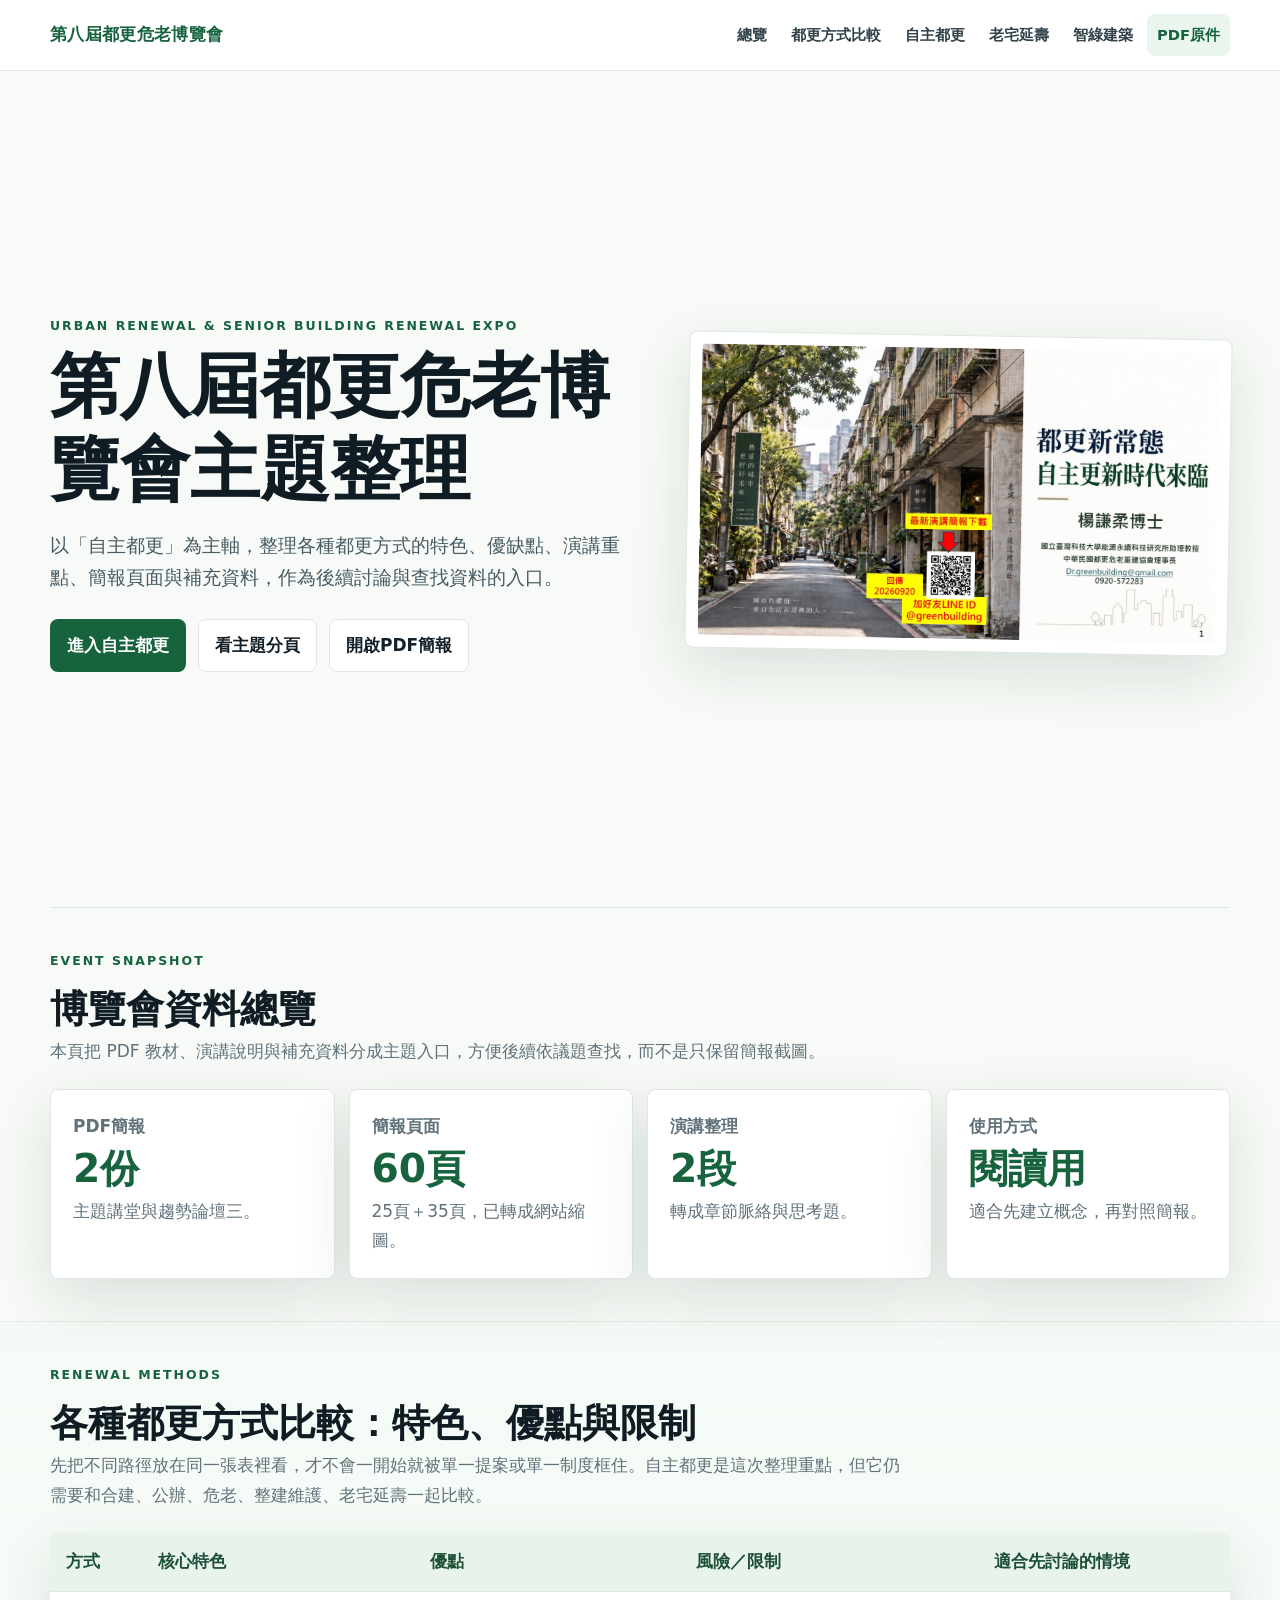
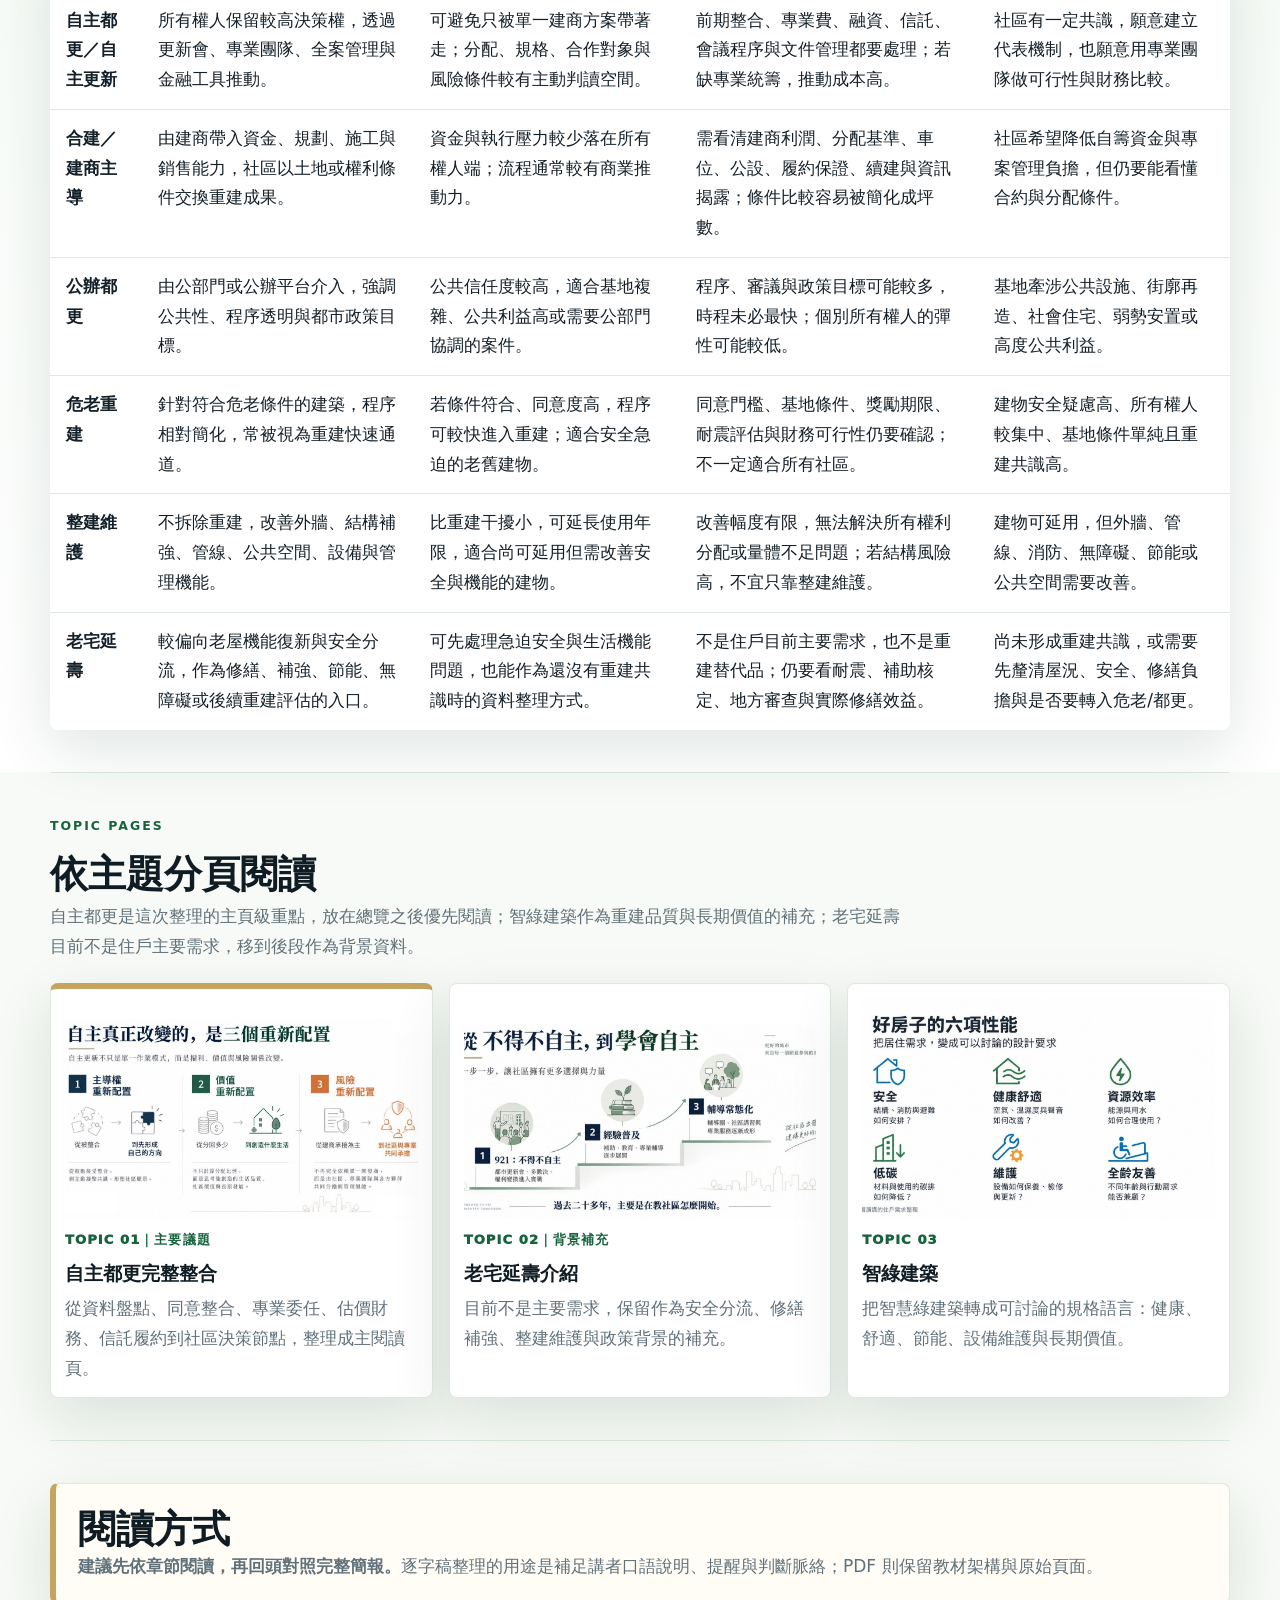
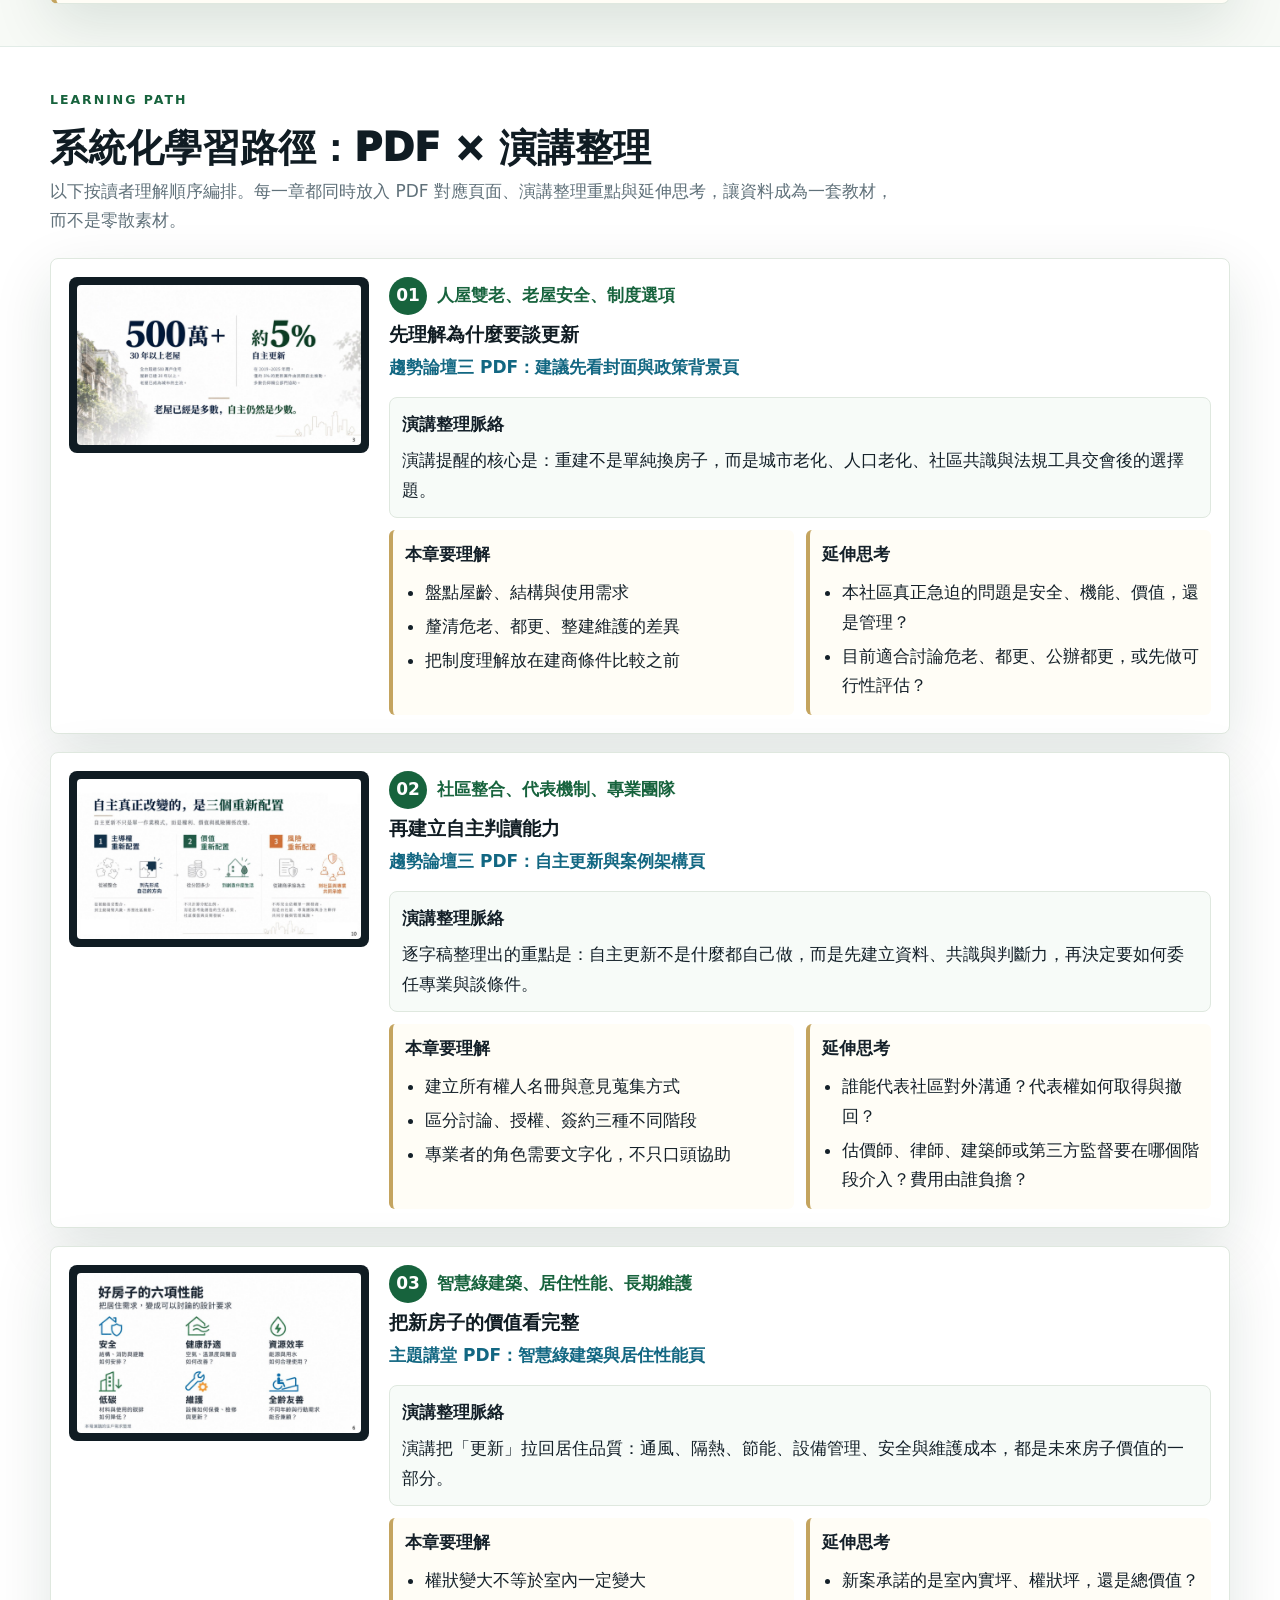
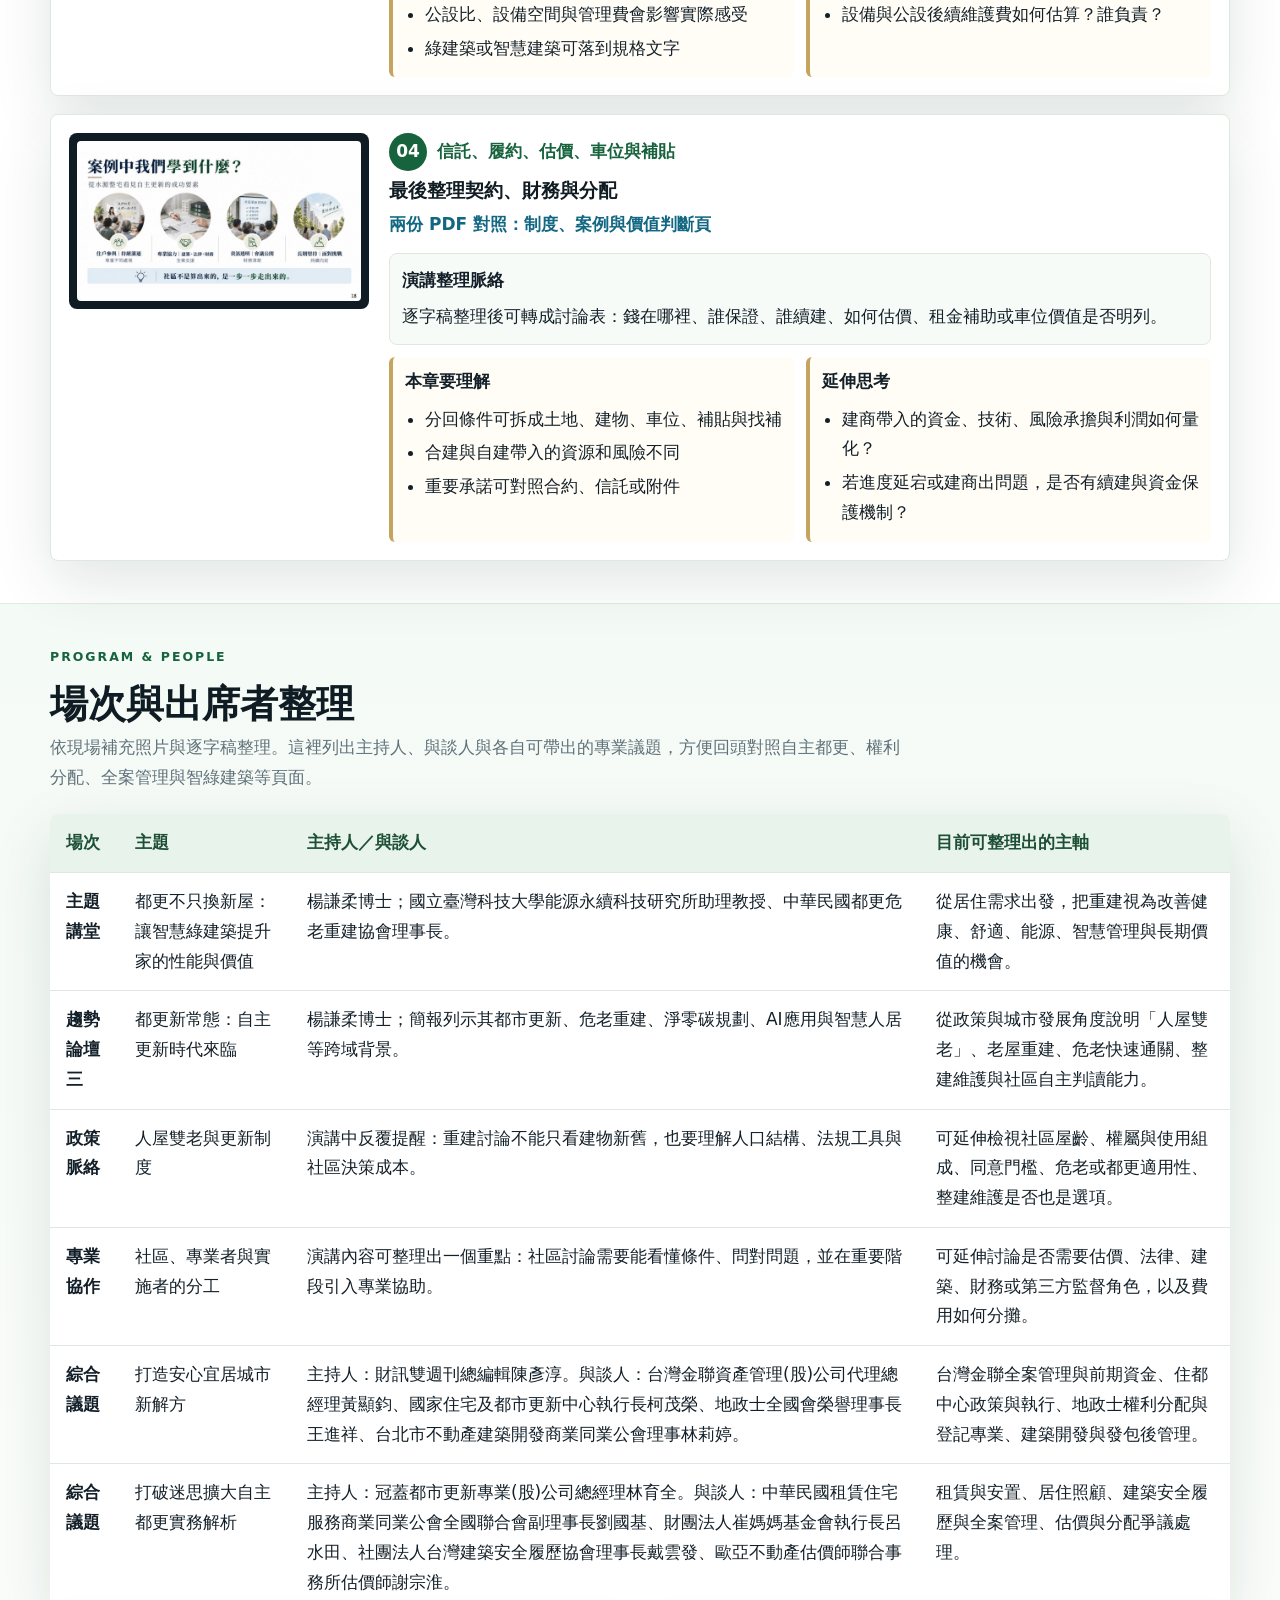
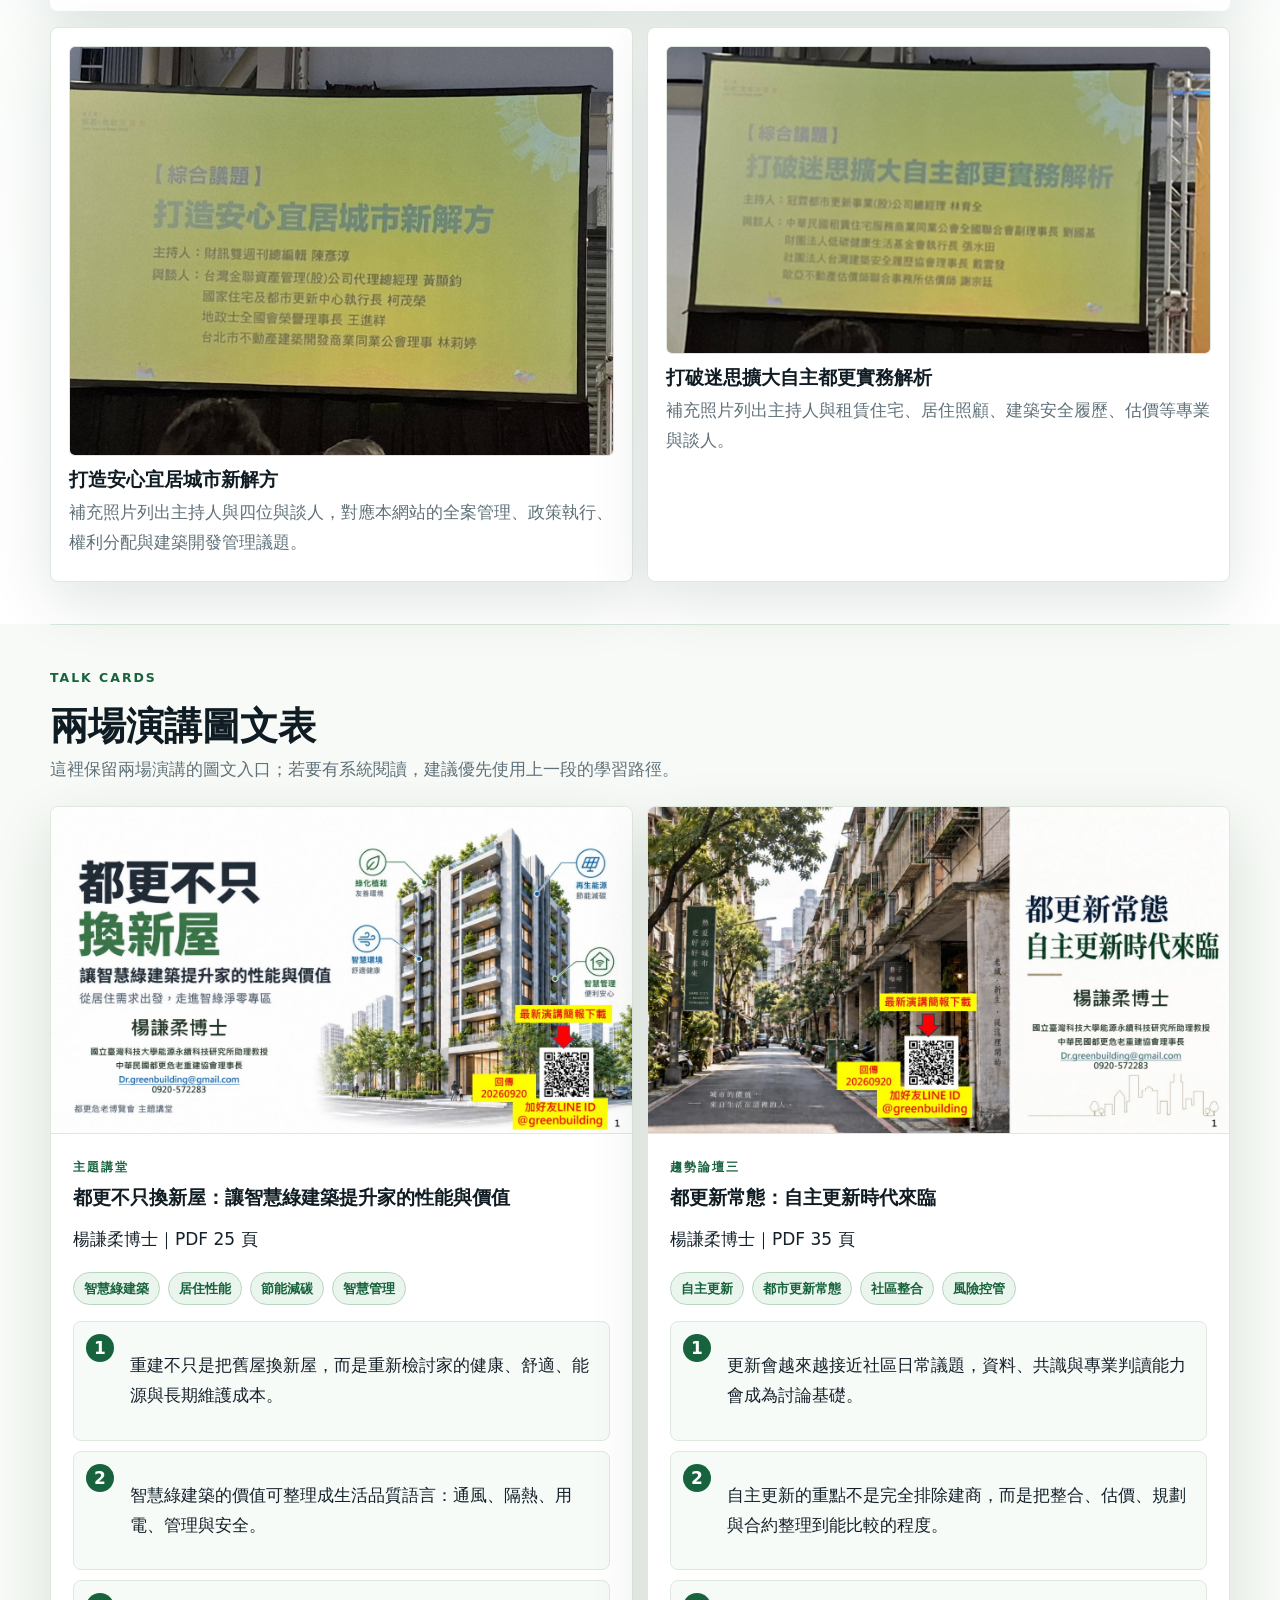
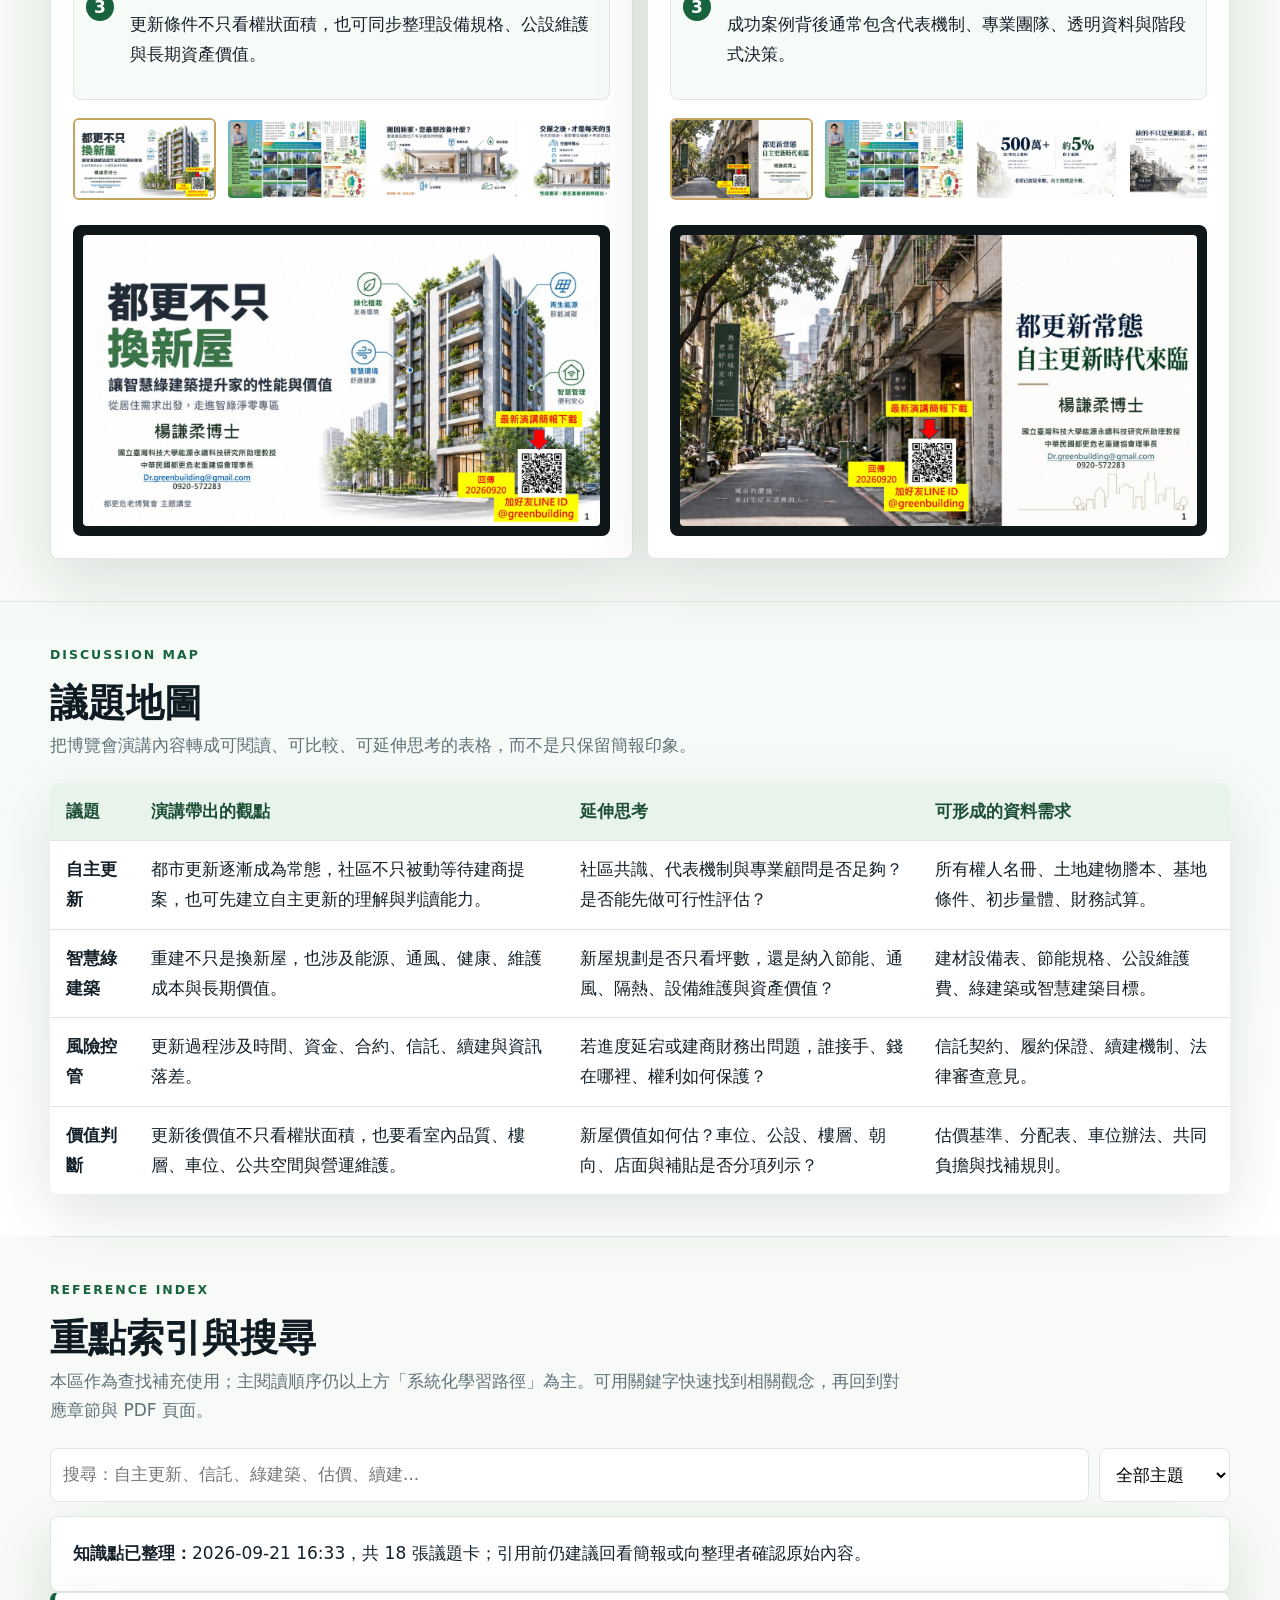
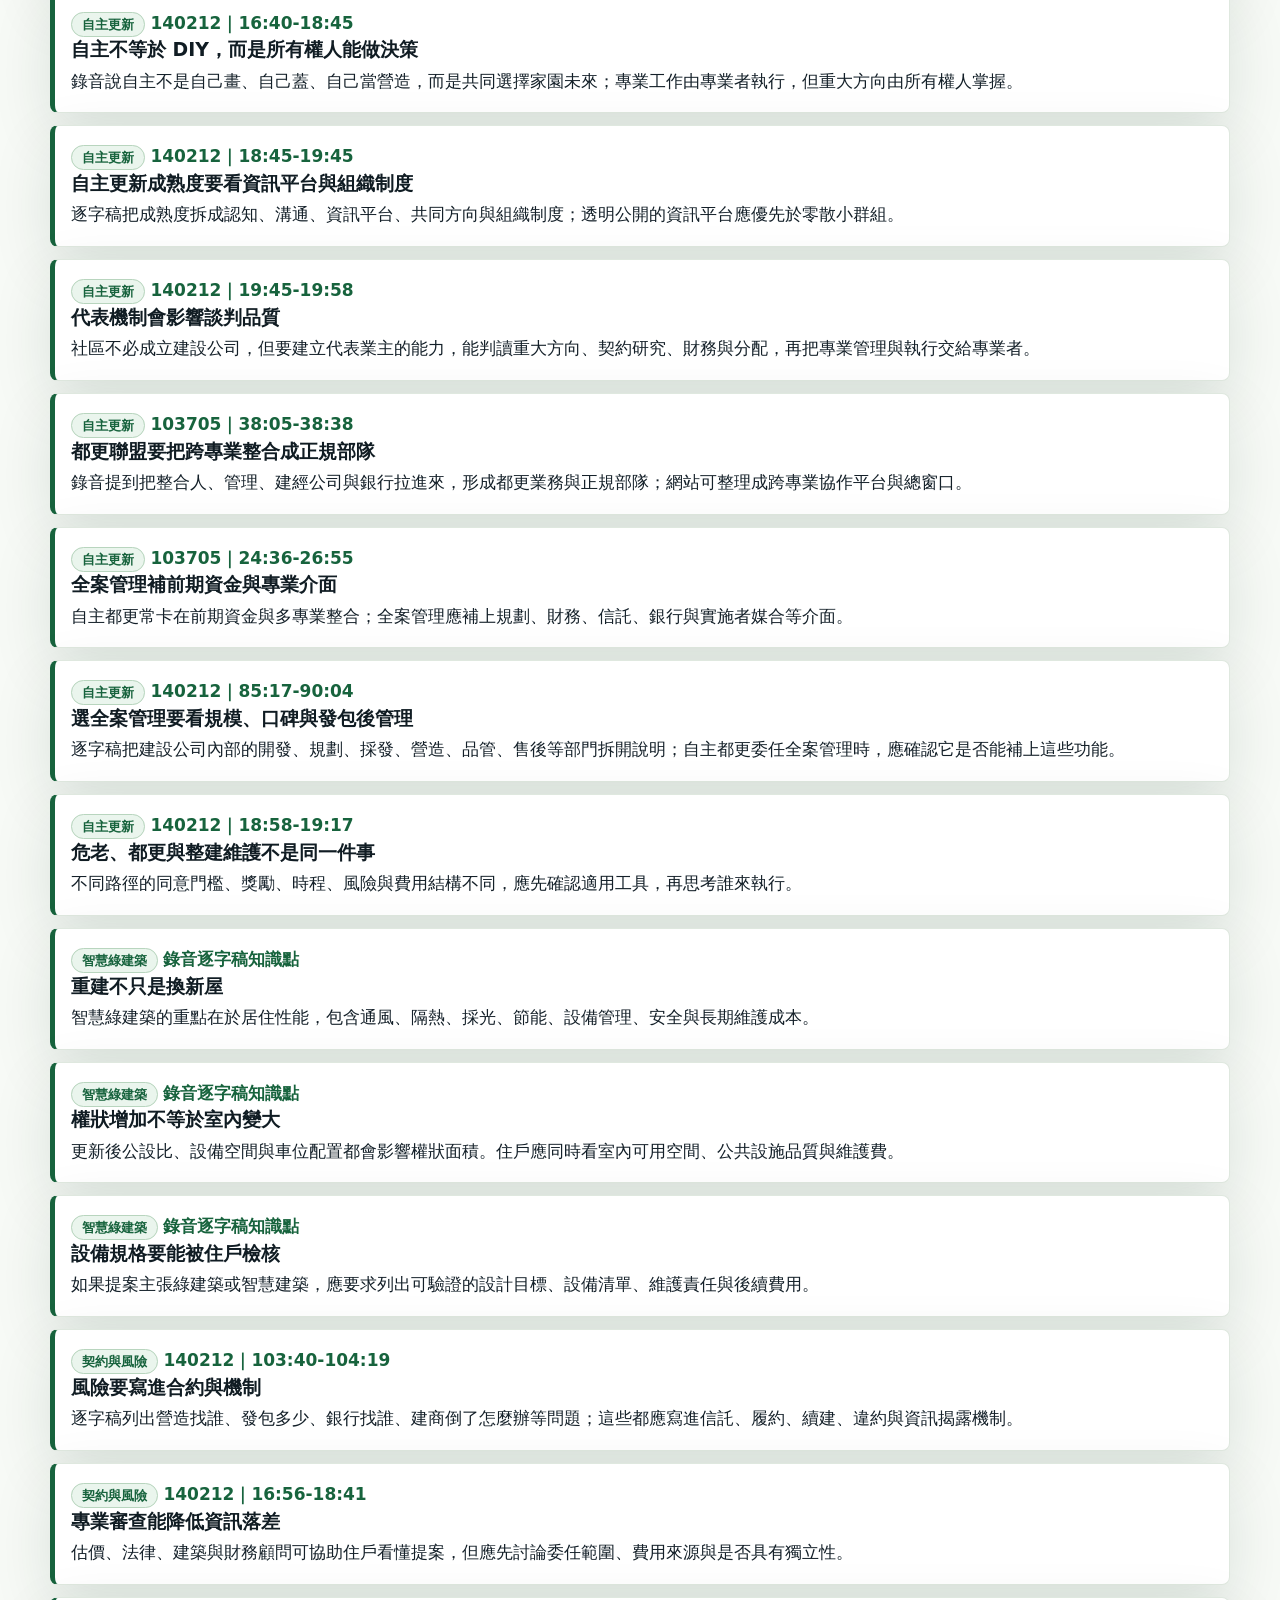
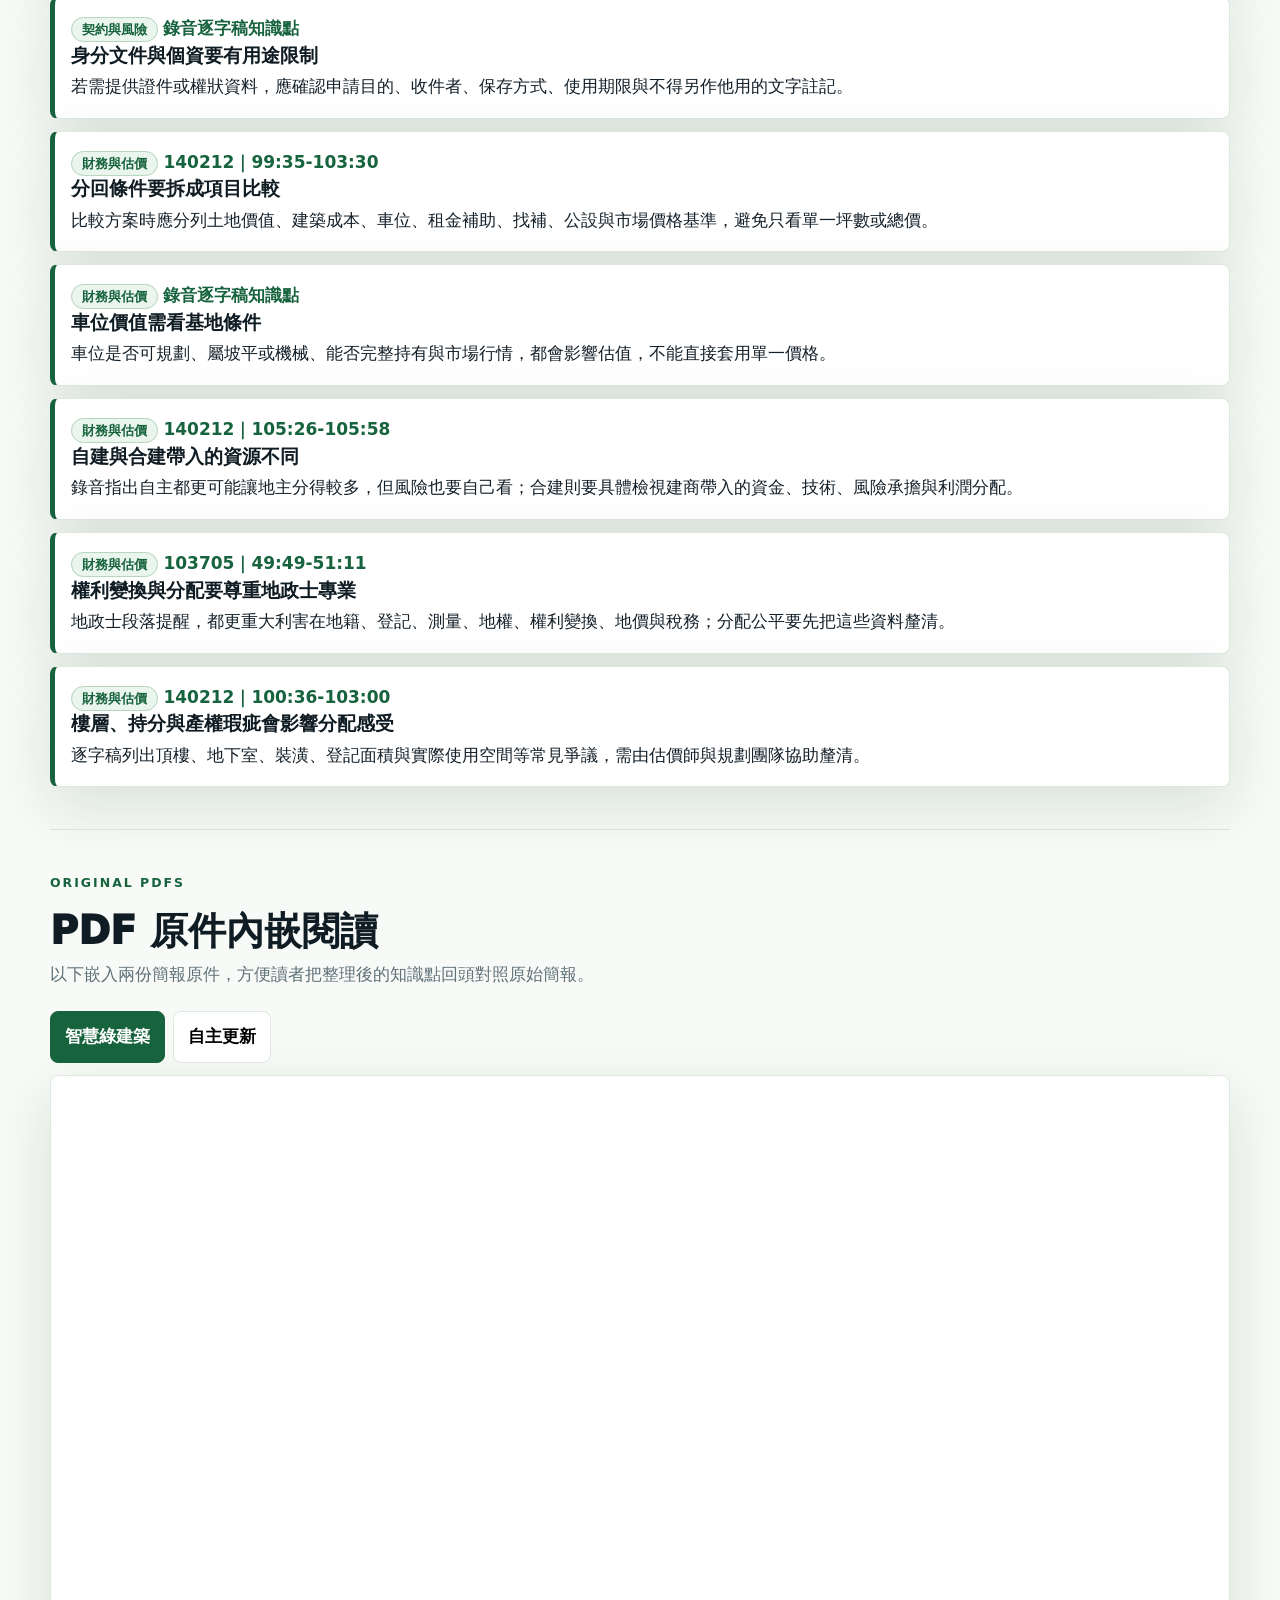
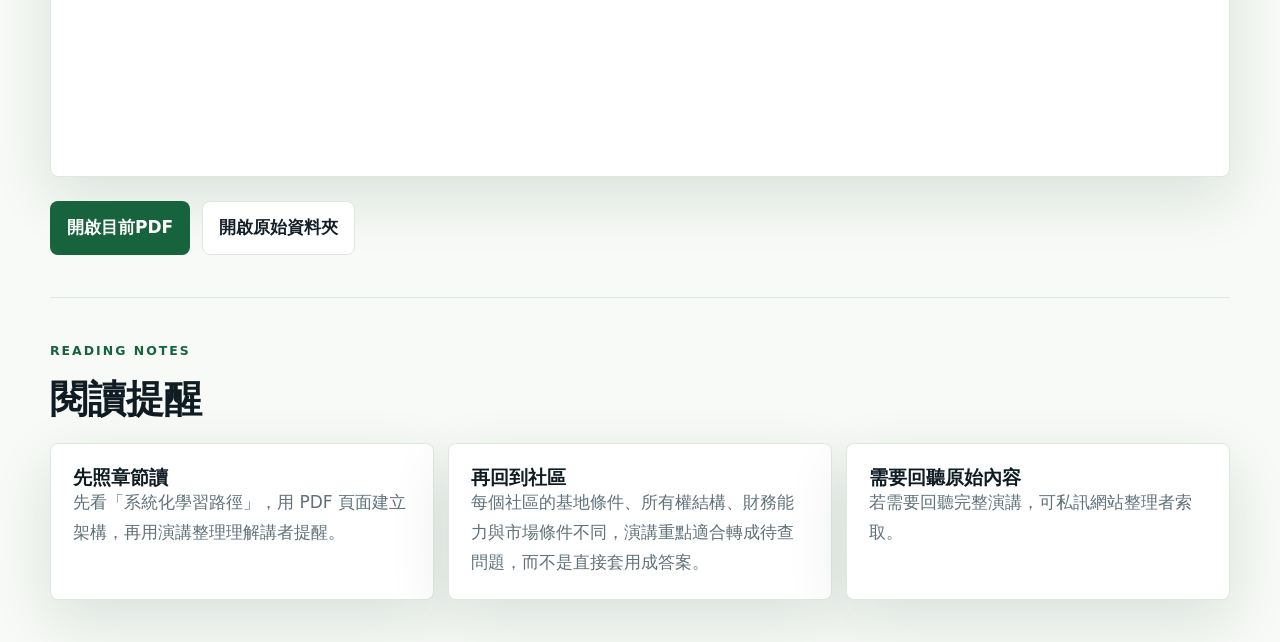
<file: index.html>
<!doctype html>
<html lang="zh-Hant">
<head>
  <meta charset="utf-8">
  <meta name="viewport" content="width=device-width,initial-scale=1">
  <title>第八屆都更危老博覽會｜演講整理專站</title>
  <link rel="stylesheet" href="style.css">
</head>
<body>
  <header class="site-header">
    <nav class="nav">
        <a class="brand" href="#top">第八屆都更危老博覽會</a>
      <div class="nav-links">
        <a class="active" href="#overview">總覽</a>
        <a href="#methods">都更方式比較</a>
        <a href="self-renewal.html">自主都更</a>
        <a href="old-house.html">老宅延壽</a>
        <a href="smart-green.html">智綠建築</a>
        <a href="#pdfs">PDF原件</a>
      </div>
    </nav>
  </header>

  <main id="top">
    <section class="hero">
      <div class="hero-copy">
        <p class="eyebrow">Urban Renewal & Senior Building Renewal Expo</p>
        <h1>第八屆都更危老博覽會主題整理</h1>
        <p class="lead">以「自主都更」為主軸，整理各種都更方式的特色、優缺點、演講重點、簡報頁面與補充資料，作為後續討論與查找資料的入口。</p>
        <div class="hero-actions">
          <a class="btn primary" href="self-renewal.html">進入自主都更</a>
          <a class="btn ghost" href="#themes">看主題分頁</a>
          <a class="btn ghost" href="#pdfs">開啟PDF簡報</a>
        </div>
      </div>
      <div class="hero-panel">
        <img src="assets/slides/renewal/page-01.jpg" alt="都更新常態自主更新時代來臨簡報封面">
      </div>
    </section>

    <section class="section" id="overview">
      <div class="section-head">
        <p class="eyebrow">Event Snapshot</p>
        <h2>博覽會資料總覽</h2>
        <p>本頁把 PDF 教材、演講說明與補充資料分成主題入口，方便後續依議題查找，而不是只保留簡報截圖。</p>
      </div>
      <div class="metric-grid">
        <article class="metric">
          <span>PDF簡報</span>
          <strong>2份</strong>
          <p>主題講堂與趨勢論壇三。</p>
        </article>
        <article class="metric">
          <span>簡報頁面</span>
          <strong>60頁</strong>
          <p>25頁＋35頁，已轉成網站縮圖。</p>
        </article>
        <article class="metric">
          <span>演講整理</span>
          <strong>2段</strong>
          <p>轉成章節脈絡與思考題。</p>
        </article>
        <article class="metric">
          <span>使用方式</span>
          <strong>閱讀用</strong>
          <p>適合先建立概念，再對照簡報。</p>
        </article>
      </div>
    </section>

    <section class="section board" id="methods">
      <div class="section-head">
        <p class="eyebrow">Renewal Methods</p>
        <h2>各種都更方式比較：特色、優點與限制</h2>
        <p>先把不同路徑放在同一張表裡看，才不會一開始就被單一提案或單一制度框住。自主都更是這次整理重點，但它仍需要和合建、公辦、危老、整建維護、老宅延壽一起比較。</p>
      </div>
      <div class="table-wrap">
        <table>
          <thead>
            <tr>
              <th>方式</th>
              <th>核心特色</th>
              <th>優點</th>
              <th>風險／限制</th>
              <th>適合先討論的情境</th>
            </tr>
          </thead>
          <tbody>
            <tr>
              <td><b>自主都更／自主更新</b></td>
              <td>所有權人保留較高決策權，透過更新會、專業團隊、全案管理與金融工具推動。</td>
              <td>可避免只被單一建商方案帶著走；分配、規格、合作對象與風險條件較有主動判讀空間。</td>
              <td>前期整合、專業費、融資、信託、會議程序與文件管理都要處理；若缺專業統籌，推動成本高。</td>
              <td>社區有一定共識，願意建立代表機制，也願意用專業團隊做可行性與財務比較。</td>
            </tr>
            <tr>
              <td><b>合建／建商主導</b></td>
              <td>由建商帶入資金、規劃、施工與銷售能力，社區以土地或權利條件交換重建成果。</td>
              <td>資金與執行壓力較少落在所有權人端；流程通常較有商業推動力。</td>
              <td>需看清建商利潤、分配基準、車位、公設、履約保證、續建與資訊揭露；條件比較容易被簡化成坪數。</td>
              <td>社區希望降低自籌資金與專案管理負擔，但仍要能看懂合約與分配條件。</td>
            </tr>
            <tr>
              <td><b>公辦都更</b></td>
              <td>由公部門或公辦平台介入，強調公共性、程序透明與都市政策目標。</td>
              <td>公共信任度較高，適合基地複雜、公共利益高或需要公部門協調的案件。</td>
              <td>程序、審議與政策目標可能較多，時程未必最快；個別所有權人的彈性可能較低。</td>
              <td>基地牽涉公共設施、街廓再造、社會住宅、弱勢安置或高度公共利益。</td>
            </tr>
            <tr>
              <td><b>危老重建</b></td>
              <td>針對符合危老條件的建築，程序相對簡化，常被視為重建快速通道。</td>
              <td>若條件符合、同意度高，程序可較快進入重建；適合安全急迫的老舊建物。</td>
              <td>同意門檻、基地條件、獎勵期限、耐震評估與財務可行性仍要確認；不一定適合所有社區。</td>
              <td>建物安全疑慮高、所有權人較集中、基地條件單純且重建共識高。</td>
            </tr>
            <tr>
              <td><b>整建維護</b></td>
              <td>不拆除重建，改善外牆、結構補強、管線、公共空間、設備與管理機能。</td>
              <td>比重建干擾小，可延長使用年限，適合尚可延用但需改善安全與機能的建物。</td>
              <td>改善幅度有限，無法解決所有權利分配或量體不足問題；若結構風險高，不宜只靠整建維護。</td>
              <td>建物可延用，但外牆、管線、消防、無障礙、節能或公共空間需要改善。</td>
            </tr>
            <tr>
              <td><b>老宅延壽</b></td>
              <td>較偏向老屋機能復新與安全分流，作為修繕、補強、節能、無障礙或後續重建評估的入口。</td>
              <td>可先處理急迫安全與生活機能問題，也能作為還沒有重建共識時的資料整理方式。</td>
              <td>不是住戶目前主要需求，也不是重建替代品；仍要看耐震、補助核定、地方審查與實際修繕效益。</td>
              <td>尚未形成重建共識，或需要先釐清屋況、安全、修繕負擔與是否要轉入危老/都更。</td>
            </tr>
          </tbody>
        </table>
      </div>
    </section>

    <section class="section" id="themes">
      <div class="section-head">
        <p class="eyebrow">Topic Pages</p>
        <h2>依主題分頁閱讀</h2>
        <p>自主都更是這次整理的主頁級重點，放在總覽之後優先閱讀；智綠建築作為重建品質與長期價值的補充；老宅延壽目前不是住戶主要需求，移到後段作為背景資料。</p>
      </div>
      <div class="theme-grid">
        <a class="theme-card featured" href="self-renewal.html">
          <img src="assets/slides/renewal/page-10.jpg" alt="自主都更主題簡報頁">
          <span>Topic 01｜主要議題</span>
          <h3>自主都更完整整合</h3>
          <p>從資料盤點、同意整合、專業委任、估價財務、信託履約到社區決策節點，整理成主閱讀頁。</p>
        </a>
        <a class="theme-card" href="old-house.html">
          <img src="assets/slides/renewal/page-06.jpg" alt="老宅延壽主題簡報頁">
          <span>Topic 02｜背景補充</span>
          <h3>老宅延壽介紹</h3>
          <p>目前不是主要需求，保留作為安全分流、修繕補強、整建維護與政策背景的補充。</p>
        </a>
        <a class="theme-card" href="smart-green.html">
          <img src="assets/slides/green/page-06.jpg" alt="智綠建築主題簡報頁">
          <span>Topic 03</span>
          <h3>智綠建築</h3>
          <p>把智慧綠建築轉成可討論的規格語言：健康、舒適、節能、設備維護與長期價值。</p>
        </a>
      </div>
    </section>

    <section class="section">
      <div class="notice">
        <h2>閱讀方式</h2>
        <p><strong>建議先依章節閱讀，再回頭對照完整簡報。</strong>逐字稿整理的用途是補足講者口語說明、提醒與判斷脈絡；PDF 則保留教材架構與原始頁面。</p>
      </div>
    </section>

    <section class="section curriculum" id="learning">
      <div class="section-head">
        <p class="eyebrow">Learning Path</p>
        <h2>系統化學習路徑：PDF × 演講整理</h2>
        <p>以下按讀者理解順序編排。每一章都同時放入 PDF 對應頁面、演講整理重點與延伸思考，讓資料成為一套教材，而不是零散素材。</p>
      </div>
      <div class="path-steps" id="learningPath"></div>
    </section>

    <section class="section board">
      <div class="section-head">
        <p class="eyebrow">Program & People</p>
        <h2>場次與出席者整理</h2>
        <p>依現場補充照片與逐字稿整理。這裡列出主持人、與談人與各自可帶出的專業議題，方便回頭對照自主都更、權利分配、全案管理與智綠建築等頁面。</p>
      </div>
      <div class="table-wrap">
        <table>
          <thead>
            <tr>
              <th>場次</th>
              <th>主題</th>
              <th>主持人／與談人</th>
              <th>目前可整理出的主軸</th>
            </tr>
          </thead>
          <tbody>
            <tr>
              <td><b>主題講堂</b></td>
              <td>都更不只換新屋：讓智慧綠建築提升家的性能與價值</td>
              <td>楊謙柔博士；國立臺灣科技大學能源永續科技研究所助理教授、中華民國都更危老重建協會理事長。</td>
              <td>從居住需求出發，把重建視為改善健康、舒適、能源、智慧管理與長期價值的機會。</td>
            </tr>
            <tr>
              <td><b>趨勢論壇三</b></td>
              <td>都更新常態：自主更新時代來臨</td>
              <td>楊謙柔博士；簡報列示其都市更新、危老重建、淨零碳規劃、AI應用與智慧人居等跨域背景。</td>
              <td>從政策與城市發展角度說明「人屋雙老」、老屋重建、危老快速通關、整建維護與社區自主判讀能力。</td>
            </tr>
            <tr>
              <td><b>政策脈絡</b></td>
              <td>人屋雙老與更新制度</td>
              <td>演講中反覆提醒：重建討論不能只看建物新舊，也要理解人口結構、法規工具與社區決策成本。</td>
              <td>可延伸檢視社區屋齡、權屬與使用組成、同意門檻、危老或都更適用性、整建維護是否也是選項。</td>
            </tr>
            <tr>
              <td><b>專業協作</b></td>
              <td>社區、專業者與實施者的分工</td>
              <td>演講內容可整理出一個重點：社區討論需要能看懂條件、問對問題，並在重要階段引入專業協助。</td>
              <td>可延伸討論是否需要估價、法律、建築、財務或第三方監督角色，以及費用如何分攤。</td>
            </tr>
            <tr>
              <td><b>綜合議題</b></td>
              <td>打造安心宜居城市新解方</td>
              <td>主持人：財訊雙週刊總編輯陳彥淳。與談人：台灣金聯資產管理(股)公司代理總經理黃顯鈞、國家住宅及都市更新中心執行長柯茂榮、地政士全國會榮譽理事長王進祥、台北市不動產建築開發商業同業公會理事林莉婷。</td>
              <td>台灣金聯全案管理與前期資金、住都中心政策與執行、地政士權利分配與登記專業、建築開發與發包後管理。</td>
            </tr>
            <tr>
              <td><b>綜合議題</b></td>
              <td>打破迷思擴大自主都更實務解析</td>
              <td>主持人：冠蓋都市更新專業(股)公司總經理林育全。與談人：中華民國租賃住宅服務商業同業公會全國聯合會副理事長劉國基、財團法人崔媽媽基金會執行長呂水田、社團法人台灣建築安全履歷協會理事長戴雲發、歐亞不動產估價師聯合事務所估價師謝宗淮。</td>
              <td>租賃與安置、居住照顧、建築安全履歷與全案管理、估價與分配爭議處理。</td>
            </tr>
          </tbody>
        </table>
      </div>
      <div class="evidence-grid" style="margin-top:16px">
        <article class="evidence-card">
          <img src="assets/field-photos/301424_0.jpg" alt="打造安心宜居城市新解方場次出席者">
          <h3>打造安心宜居城市新解方</h3>
          <p>補充照片列出主持人與四位與談人，對應本網站的全案管理、政策執行、權利分配與建築開發管理議題。</p>
        </article>
        <article class="evidence-card">
          <img src="assets/field-photos/301470_0.jpg" alt="打破迷思擴大自主都更實務解析場次出席者">
          <h3>打破迷思擴大自主都更實務解析</h3>
          <p>補充照片列出主持人與租賃住宅、居住照顧、建築安全履歷、估價等專業與談人。</p>
        </article>
      </div>
    </section>

    <section class="section" id="talks">
      <div class="section-head">
        <p class="eyebrow">Talk Cards</p>
        <h2>兩場演講圖文表</h2>
        <p>這裡保留兩場演講的圖文入口；若要有系統閱讀，建議優先使用上一段的學習路徑。</p>
      </div>
      <div class="talk-grid" id="talkGrid"></div>
    </section>

    <section class="section board">
      <div class="section-head">
        <p class="eyebrow">Discussion Map</p>
        <h2>議題地圖</h2>
        <p>把博覽會演講內容轉成可閱讀、可比較、可延伸思考的表格，而不是只保留簡報印象。</p>
      </div>
      <div class="table-wrap">
        <table>
          <thead>
            <tr>
              <th>議題</th>
              <th>演講帶出的觀點</th>
              <th>延伸思考</th>
              <th>可形成的資料需求</th>
            </tr>
          </thead>
          <tbody>
            <tr>
              <td><b>自主更新</b></td>
              <td>都市更新逐漸成為常態，社區不只被動等待建商提案，也可先建立自主更新的理解與判讀能力。</td>
              <td>社區共識、代表機制與專業顧問是否足夠？是否能先做可行性評估？</td>
              <td>所有權人名冊、土地建物謄本、基地條件、初步量體、財務試算。</td>
            </tr>
            <tr>
              <td><b>智慧綠建築</b></td>
              <td>重建不只是換新屋，也涉及能源、通風、健康、維護成本與長期價值。</td>
              <td>新屋規劃是否只看坪數，還是納入節能、通風、隔熱、設備維護與資產價值？</td>
              <td>建材設備表、節能規格、公設維護費、綠建築或智慧建築目標。</td>
            </tr>
            <tr>
              <td><b>風險控管</b></td>
              <td>更新過程涉及時間、資金、合約、信託、續建與資訊落差。</td>
              <td>若進度延宕或建商財務出問題，誰接手、錢在哪裡、權利如何保護？</td>
              <td>信託契約、履約保證、續建機制、法律審查意見。</td>
            </tr>
            <tr>
              <td><b>價值判斷</b></td>
              <td>更新後價值不只看權狀面積，也要看室內品質、樓層、車位、公共空間與營運維護。</td>
              <td>新屋價值如何估？車位、公設、樓層、朝向、店面與補貼是否分項列示？</td>
              <td>估價基準、分配表、車位辦法、共同負擔與找補規則。</td>
            </tr>
          </tbody>
        </table>
      </div>
    </section>

    <section class="section" id="transcripts">
      <div class="section-head">
        <p class="eyebrow">Reference Index</p>
        <h2>重點索引與搜尋</h2>
        <p>本區作為查找補充使用；主閱讀順序仍以上方「系統化學習路徑」為主。可用關鍵字快速找到相關觀念，再回到對應章節與 PDF 頁面。</p>
      </div>
      <div class="toolbar">
        <input id="searchInput" type="search" placeholder="搜尋：自主更新、信託、綠建築、估價、續建...">
        <select id="topicFilter">
          <option value="all">全部主題</option>
          <option value="renewal">自主更新</option>
          <option value="green">智慧綠建築</option>
          <option value="risk">契約與風險</option>
          <option value="finance">財務與估價</option>
        </select>
      </div>
      <div id="transcriptStatus" class="status-card"></div>
      <div class="transcript-grid" id="transcriptGrid"></div>
    </section>

    <section class="section" id="pdfs">
      <div class="section-head">
        <p class="eyebrow">Original PDFs</p>
        <h2>PDF 原件內嵌閱讀</h2>
        <p>以下嵌入兩份簡報原件，方便讀者把整理後的知識點回頭對照原始簡報。</p>
      </div>
      <div class="pdf-tabs">
        <button class="tab active" data-pdf="green">智慧綠建築</button>
        <button class="tab" data-pdf="renewal">自主更新</button>
      </div>
      <div class="pdf-viewer">
        <iframe id="pdfFrame" src="assets/pdf/yang-keynote-smart-green.pdf" title="PDF簡報內嵌閱讀"></iframe>
      </div>
      <div class="pdf-actions">
        <a id="pdfOpen" class="btn primary" href="assets/pdf/yang-keynote-smart-green.pdf" target="_blank" rel="noopener">開啟目前PDF</a>
        <a class="btn ghost" href="https://drive.google.com/drive/folders/19EHu6DyaHoP3dZ5IJ0sICPIdGtMDp5rj" target="_blank" rel="noopener">開啟原始資料夾</a>
      </div>
    </section>

    <section class="section" id="sources">
      <div class="section-head">
        <p class="eyebrow">Reading Notes</p>
        <h2>閱讀提醒</h2>
      </div>
      <div class="source-grid">
        <article class="source-card">
          <h3>先照章節讀</h3>
          <p>先看「系統化學習路徑」，用 PDF 頁面建立架構，再用演講整理理解講者提醒。</p>
        </article>
        <article class="source-card">
          <h3>再回到社區</h3>
          <p>每個社區的基地條件、所有權結構、財務能力與市場條件不同，演講重點適合轉成待查問題，而不是直接套用成答案。</p>
        </article>
        <article class="source-card">
          <h3>需要回聽原始內容</h3>
          <p>若需要回聽完整演講，可私訊網站整理者索取。</p>
        </article>
      </div>
    </section>
  </main>

  <button class="top-button" id="topButton" aria-label="回到頂端">↑</button>
  <script src="app.js"></script>
</body>
</html>
</file>
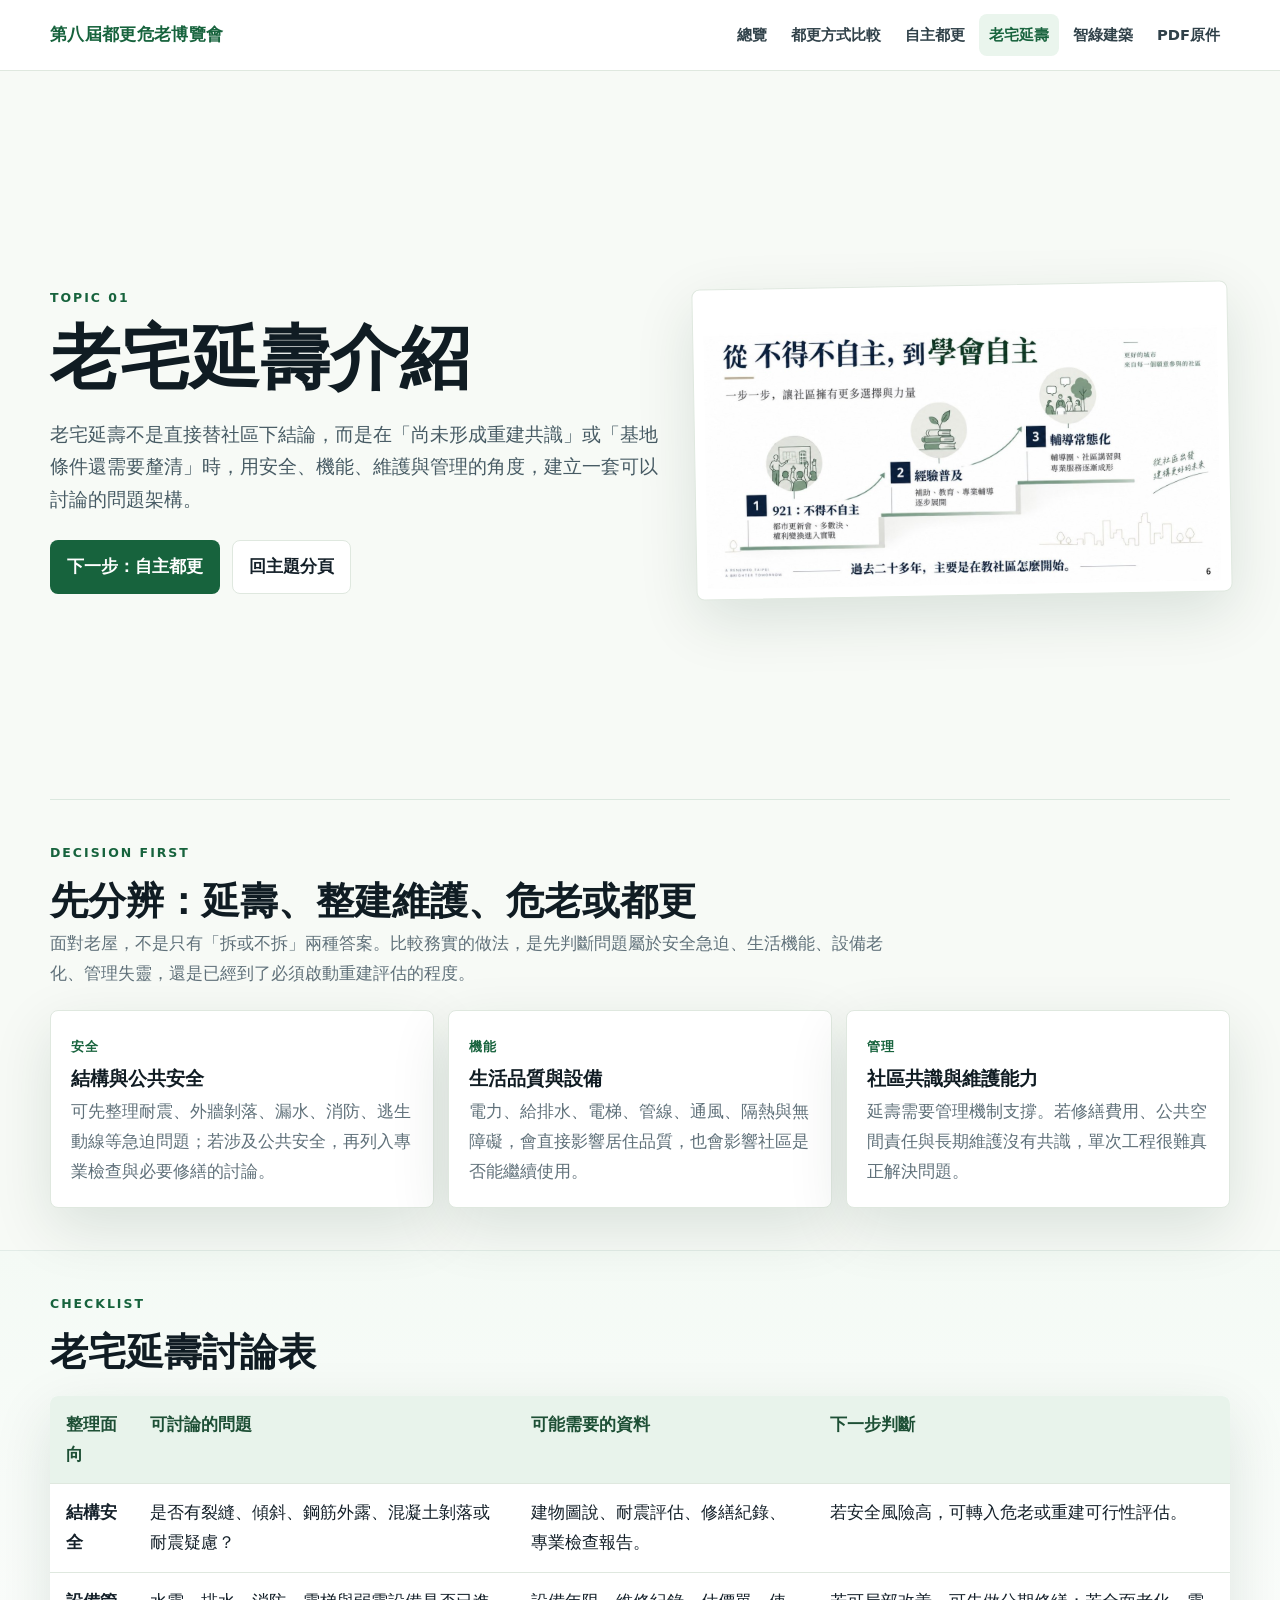
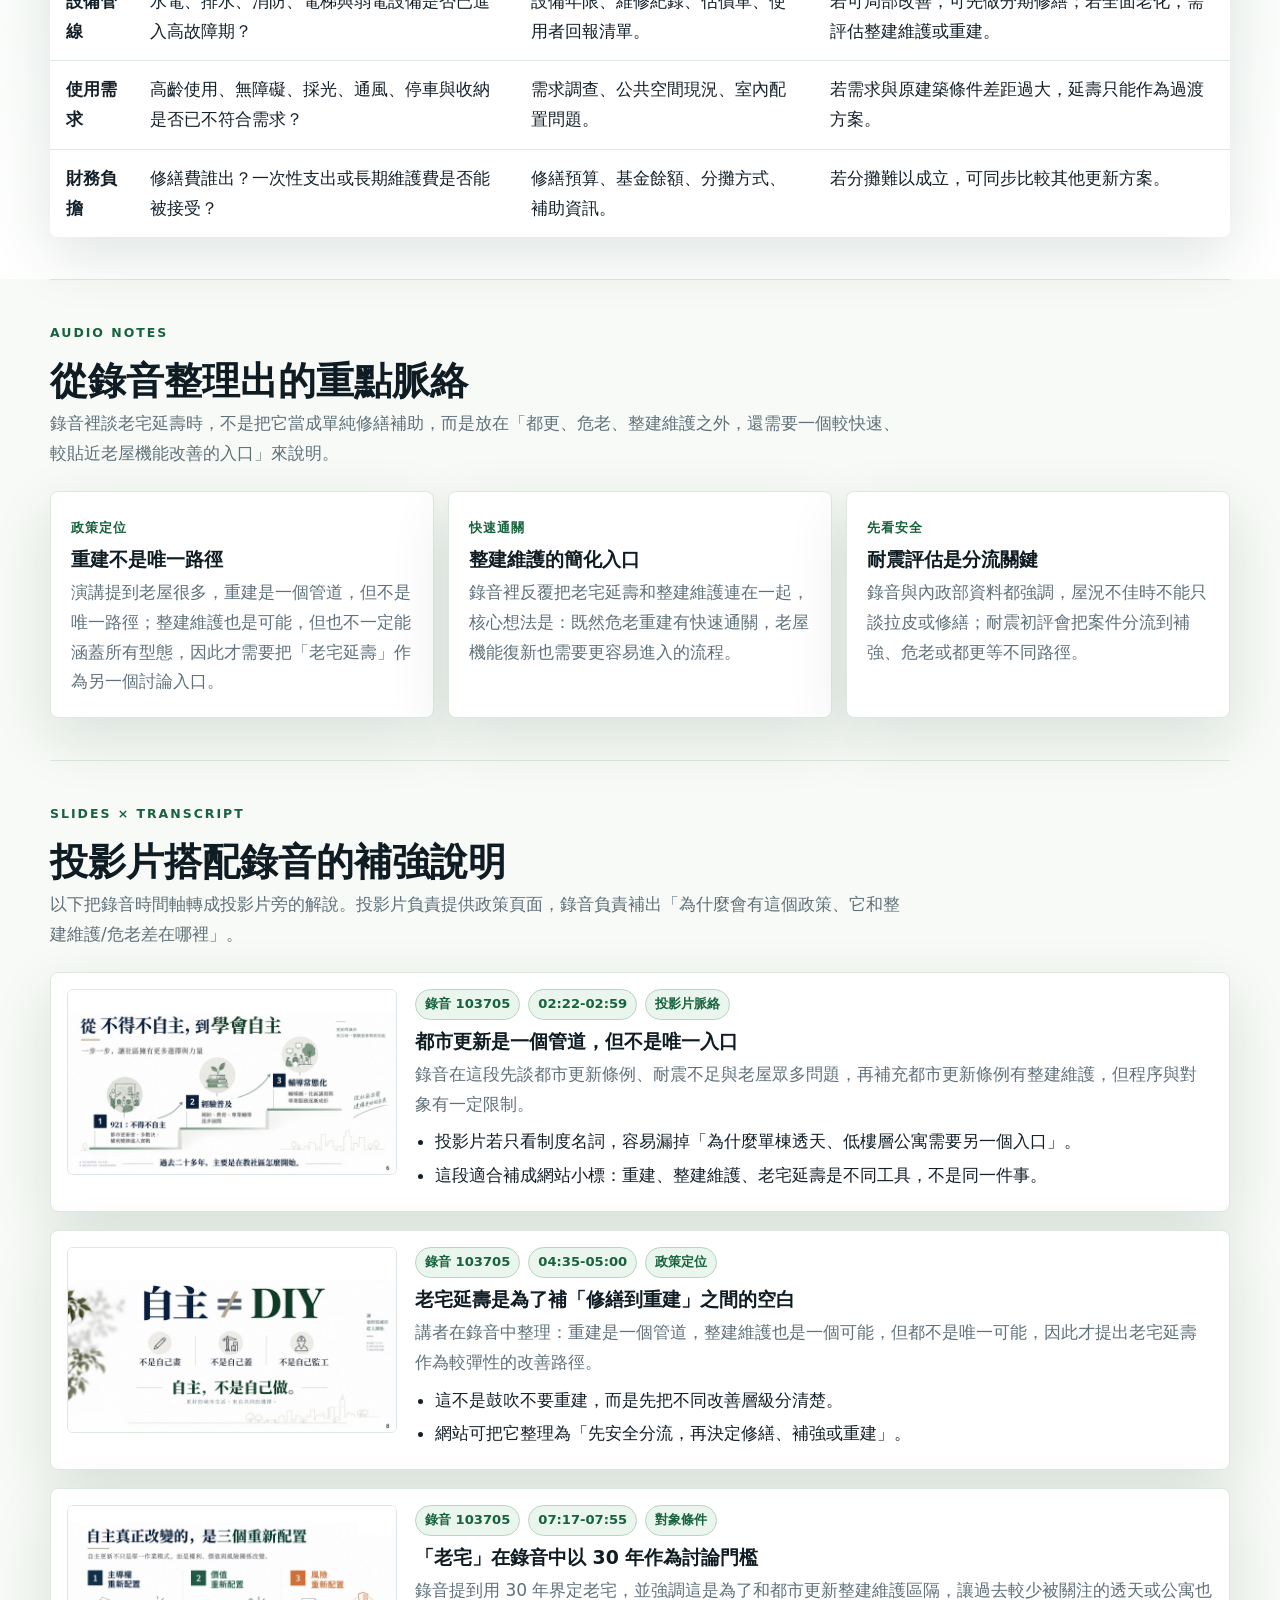
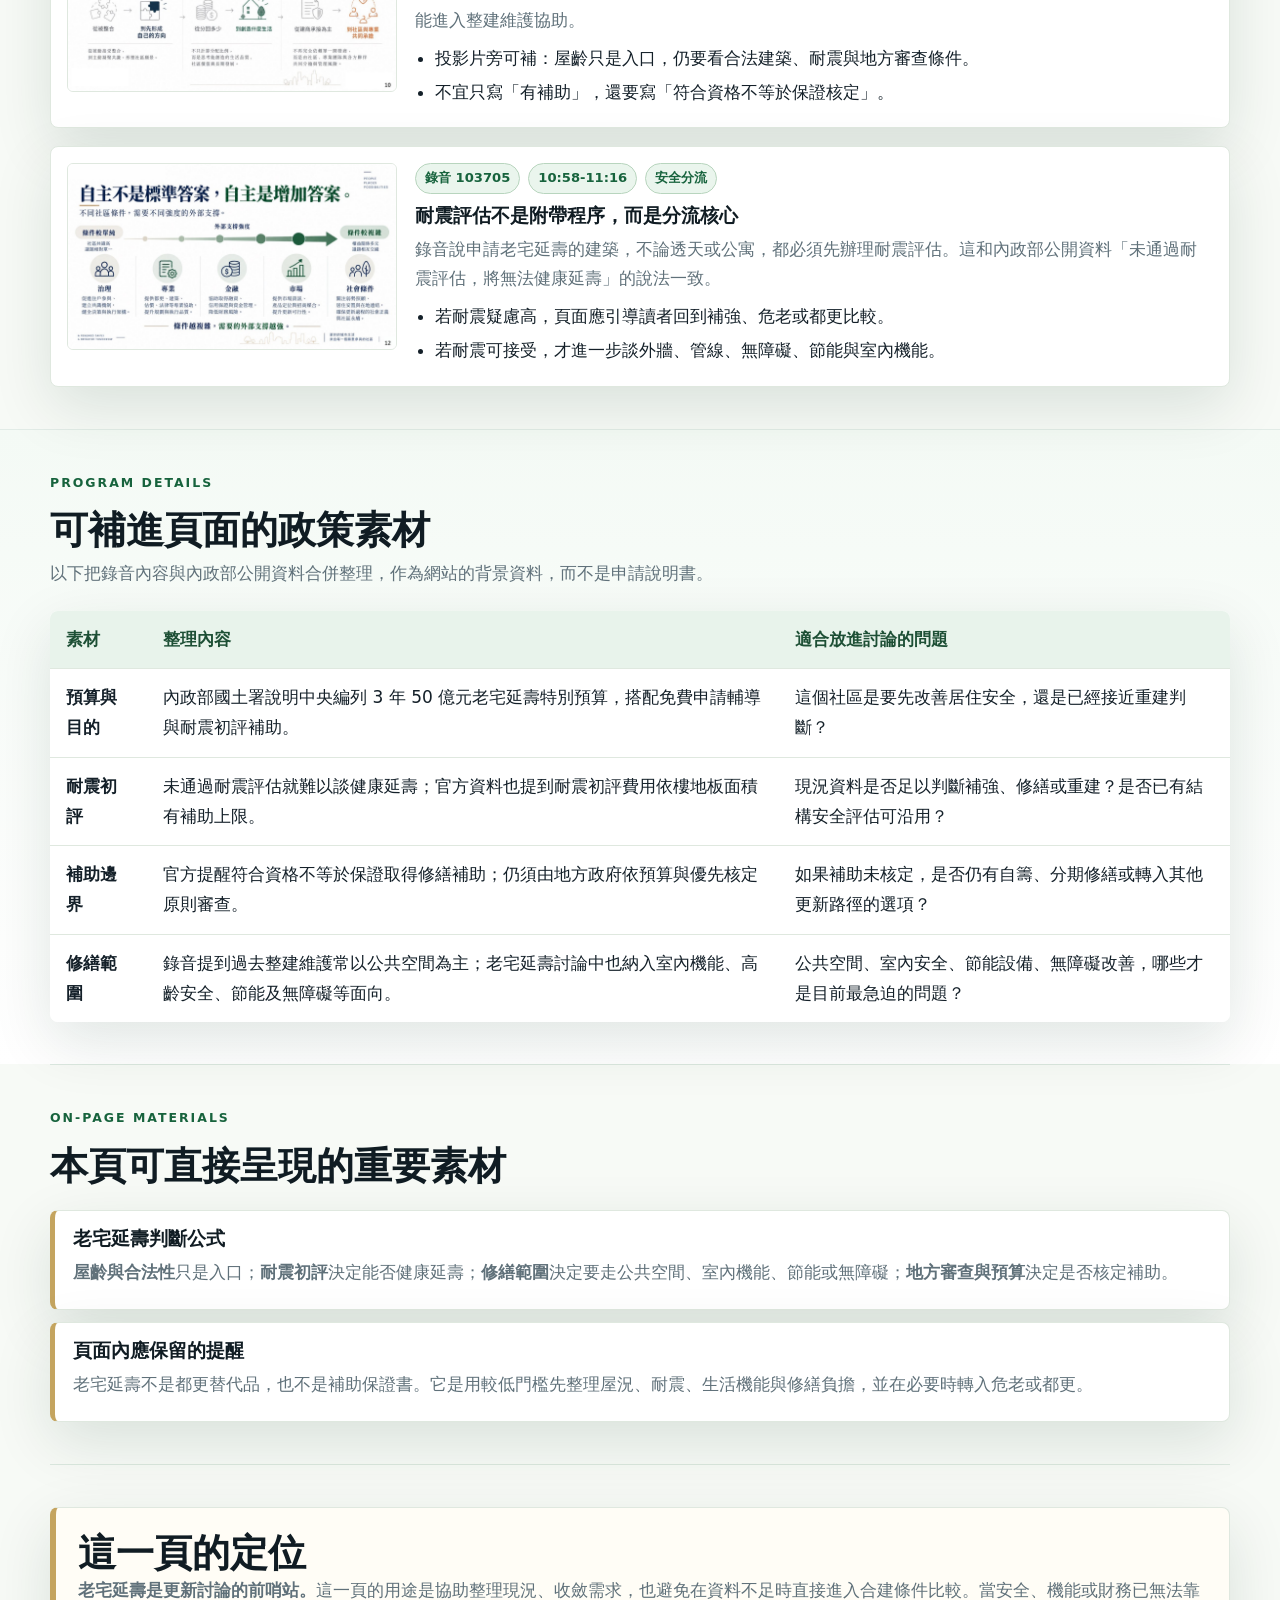
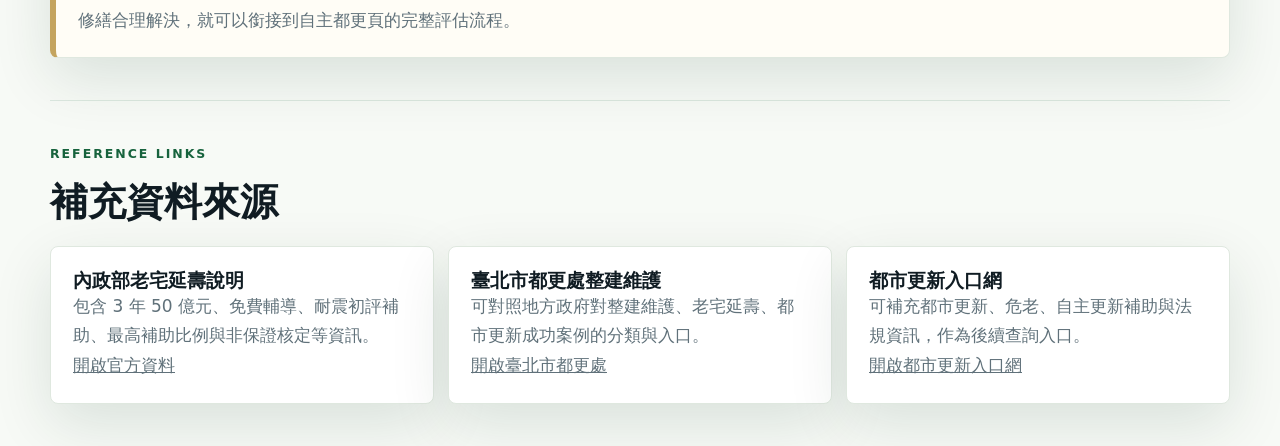
<file: old-house.html>
<!doctype html>
<html lang="zh-Hant">
<head>
  <meta charset="utf-8">
  <meta name="viewport" content="width=device-width,initial-scale=1">
  <title>老宅延壽介紹｜第八屆都更危老博覽會</title>
  <link rel="stylesheet" href="style.css">
</head>
<body>
  <header class="site-header">
    <nav class="nav">
      <a class="brand" href="index.html">第八屆都更危老博覽會</a>
      <div class="nav-links">
        <a href="index.html">總覽</a>
        <a href="index.html#methods">都更方式比較</a>
        <a href="self-renewal.html">自主都更</a>
        <a class="active" href="old-house.html">老宅延壽</a>
        <a href="smart-green.html">智綠建築</a>
        <a href="index.html#pdfs">PDF原件</a>
      </div>
    </nav>
  </header>

  <main id="top">
    <section class="topic-hero old-house-hero">
      <div class="topic-copy">
        <p class="eyebrow">Topic 01</p>
        <h1>老宅延壽介紹</h1>
        <p class="lead">老宅延壽不是直接替社區下結論，而是在「尚未形成重建共識」或「基地條件還需要釐清」時，用安全、機能、維護與管理的角度，建立一套可以討論的問題架構。</p>
        <div class="hero-actions">
          <a class="btn primary" href="self-renewal.html">下一步：自主都更</a>
          <a class="btn ghost" href="index.html#themes">回主題分頁</a>
        </div>
      </div>
      <img class="topic-visual" src="assets/slides/renewal/page-06.jpg" alt="老宅延壽相關簡報頁">
    </section>

    <section class="section">
      <div class="section-head">
        <p class="eyebrow">Decision First</p>
        <h2>先分辨：延壽、整建維護、危老或都更</h2>
        <p>面對老屋，不是只有「拆或不拆」兩種答案。比較務實的做法，是先判斷問題屬於安全急迫、生活機能、設備老化、管理失靈，還是已經到了必須啟動重建評估的程度。</p>
      </div>
      <div class="topic-grid">
        <article class="info-card">
          <span>安全</span>
          <h3>結構與公共安全</h3>
          <p>可先整理耐震、外牆剝落、漏水、消防、逃生動線等急迫問題；若涉及公共安全，再列入專業檢查與必要修繕的討論。</p>
        </article>
        <article class="info-card">
          <span>機能</span>
          <h3>生活品質與設備</h3>
          <p>電力、給排水、電梯、管線、通風、隔熱與無障礙，會直接影響居住品質，也會影響社區是否能繼續使用。</p>
        </article>
        <article class="info-card">
          <span>管理</span>
          <h3>社區共識與維護能力</h3>
          <p>延壽需要管理機制支撐。若修繕費用、公共空間責任與長期維護沒有共識，單次工程很難真正解決問題。</p>
        </article>
      </div>
    </section>

    <section class="section board">
      <div class="section-head">
        <p class="eyebrow">Checklist</p>
        <h2>老宅延壽討論表</h2>
      </div>
      <div class="table-wrap">
        <table>
          <thead>
            <tr>
              <th>整理面向</th>
              <th>可討論的問題</th>
              <th>可能需要的資料</th>
              <th>下一步判斷</th>
            </tr>
          </thead>
          <tbody>
            <tr>
              <td><b>結構安全</b></td>
              <td>是否有裂縫、傾斜、鋼筋外露、混凝土剝落或耐震疑慮？</td>
              <td>建物圖說、耐震評估、修繕紀錄、專業檢查報告。</td>
              <td>若安全風險高，可轉入危老或重建可行性評估。</td>
            </tr>
            <tr>
              <td><b>設備管線</b></td>
              <td>水電、排水、消防、電梯與弱電設備是否已進入高故障期？</td>
              <td>設備年限、維修紀錄、估價單、使用者回報清單。</td>
              <td>若可局部改善，可先做分期修繕；若全面老化，需評估整建維護或重建。</td>
            </tr>
            <tr>
              <td><b>使用需求</b></td>
              <td>高齡使用、無障礙、採光、通風、停車與收納是否已不符合需求？</td>
              <td>需求調查、公共空間現況、室內配置問題。</td>
              <td>若需求與原建築條件差距過大，延壽只能作為過渡方案。</td>
            </tr>
            <tr>
              <td><b>財務負擔</b></td>
              <td>修繕費誰出？一次性支出或長期維護費是否能被接受？</td>
              <td>修繕預算、基金餘額、分攤方式、補助資訊。</td>
              <td>若分攤難以成立，可同步比較其他更新方案。</td>
            </tr>
          </tbody>
        </table>
      </div>
    </section>

    <section class="section">
      <div class="section-head">
        <p class="eyebrow">Audio Notes</p>
        <h2>從錄音整理出的重點脈絡</h2>
        <p>錄音裡談老宅延壽時，不是把它當成單純修繕補助，而是放在「都更、危老、整建維護之外，還需要一個較快速、較貼近老屋機能改善的入口」來說明。</p>
      </div>
      <div class="topic-grid">
        <article class="info-card">
          <span>政策定位</span>
          <h3>重建不是唯一路徑</h3>
          <p>演講提到老屋很多，重建是一個管道，但不是唯一路徑；整建維護也是可能，但也不一定能涵蓋所有型態，因此才需要把「老宅延壽」作為另一個討論入口。</p>
        </article>
        <article class="info-card">
          <span>快速通關</span>
          <h3>整建維護的簡化入口</h3>
          <p>錄音裡反覆把老宅延壽和整建維護連在一起，核心想法是：既然危老重建有快速通關，老屋機能復新也需要更容易進入的流程。</p>
        </article>
        <article class="info-card">
          <span>先看安全</span>
          <h3>耐震評估是分流關鍵</h3>
          <p>錄音與內政部資料都強調，屋況不佳時不能只談拉皮或修繕；耐震初評會把案件分流到補強、危老或都更等不同路徑。</p>
        </article>
      </div>
    </section>

    <section class="section">
      <div class="section-head">
        <p class="eyebrow">Slides × Transcript</p>
        <h2>投影片搭配錄音的補強說明</h2>
        <p>以下把錄音時間軸轉成投影片旁的解說。投影片負責提供政策頁面，錄音負責補出「為什麼會有這個政策、它和整建維護/危老差在哪裡」。</p>
      </div>
      <div class="slide-note-grid">
        <article class="slide-note-card">
          <img src="assets/slides/renewal/page-06.jpg" alt="老屋與耐震不足脈絡投影片">
          <div class="slide-note-body">
            <div class="slide-note-meta"><span>錄音 103705</span><span>02:22-02:59</span><span>投影片脈絡</span></div>
            <h3>都市更新是一個管道，但不是唯一入口</h3>
            <p>錄音在這段先談都市更新條例、耐震不足與老屋眾多問題，再補充都市更新條例有整建維護，但程序與對象有一定限制。</p>
            <ul>
              <li>投影片若只看制度名詞，容易漏掉「為什麼單棟透天、低樓層公寓需要另一個入口」。</li>
              <li>這段適合補成網站小標：重建、整建維護、老宅延壽是不同工具，不是同一件事。</li>
            </ul>
          </div>
        </article>
        <article class="slide-note-card">
          <img src="assets/slides/renewal/page-08.jpg" alt="老宅延壽政策產生背景投影片">
          <div class="slide-note-body">
            <div class="slide-note-meta"><span>錄音 103705</span><span>04:35-05:00</span><span>政策定位</span></div>
            <h3>老宅延壽是為了補「修繕到重建」之間的空白</h3>
            <p>講者在錄音中整理：重建是一個管道，整建維護也是一個可能，但都不是唯一可能，因此才提出老宅延壽作為較彈性的改善路徑。</p>
            <ul>
              <li>這不是鼓吹不要重建，而是先把不同改善層級分清楚。</li>
              <li>網站可把它整理為「先安全分流，再決定修繕、補強或重建」。</li>
            </ul>
          </div>
        </article>
        <article class="slide-note-card">
          <img src="assets/slides/renewal/page-10.jpg" alt="老宅延壽對象與限制投影片">
          <div class="slide-note-body">
            <div class="slide-note-meta"><span>錄音 103705</span><span>07:17-07:55</span><span>對象條件</span></div>
            <h3>「老宅」在錄音中以 30 年作為討論門檻</h3>
            <p>錄音提到用 30 年界定老宅，並強調這是為了和都市更新整建維護區隔，讓過去較少被關注的透天或公寓也能進入整建維護協助。</p>
            <ul>
              <li>投影片旁可補：屋齡只是入口，仍要看合法建築、耐震與地方審查條件。</li>
              <li>不宜只寫「有補助」，還要寫「符合資格不等於保證核定」。</li>
            </ul>
          </div>
        </article>
        <article class="slide-note-card">
          <img src="assets/slides/renewal/page-12.jpg" alt="耐震評估與補助投影片">
          <div class="slide-note-body">
            <div class="slide-note-meta"><span>錄音 103705</span><span>10:58-11:16</span><span>安全分流</span></div>
            <h3>耐震評估不是附帶程序，而是分流核心</h3>
            <p>錄音說申請老宅延壽的建築，不論透天或公寓，都必須先辦理耐震評估。這和內政部公開資料「未通過耐震評估，將無法健康延壽」的說法一致。</p>
            <ul>
              <li>若耐震疑慮高，頁面應引導讀者回到補強、危老或都更比較。</li>
              <li>若耐震可接受，才進一步談外牆、管線、無障礙、節能與室內機能。</li>
            </ul>
          </div>
        </article>
      </div>
    </section>

    <section class="section board">
      <div class="section-head">
        <p class="eyebrow">Program Details</p>
        <h2>可補進頁面的政策素材</h2>
        <p>以下把錄音內容與內政部公開資料合併整理，作為網站的背景資料，而不是申請說明書。</p>
      </div>
      <div class="table-wrap">
        <table>
          <thead>
            <tr>
              <th>素材</th>
              <th>整理內容</th>
              <th>適合放進討論的問題</th>
            </tr>
          </thead>
          <tbody>
            <tr>
              <td><b>預算與目的</b></td>
              <td>內政部國土署說明中央編列 3 年 50 億元老宅延壽特別預算，搭配免費申請輔導與耐震初評補助。</td>
              <td>這個社區是要先改善居住安全，還是已經接近重建判斷？</td>
            </tr>
            <tr>
              <td><b>耐震初評</b></td>
              <td>未通過耐震評估就難以談健康延壽；官方資料也提到耐震初評費用依樓地板面積有補助上限。</td>
              <td>現況資料是否足以判斷補強、修繕或重建？是否已有結構安全評估可沿用？</td>
            </tr>
            <tr>
              <td><b>補助邊界</b></td>
              <td>官方提醒符合資格不等於保證取得修繕補助；仍須由地方政府依預算與優先核定原則審查。</td>
              <td>如果補助未核定，是否仍有自籌、分期修繕或轉入其他更新路徑的選項？</td>
            </tr>
            <tr>
              <td><b>修繕範圍</b></td>
              <td>錄音提到過去整建維護常以公共空間為主；老宅延壽討論中也納入室內機能、高齡安全、節能及無障礙等面向。</td>
              <td>公共空間、室內安全、節能設備、無障礙改善，哪些才是目前最急迫的問題？</td>
            </tr>
          </tbody>
        </table>
      </div>
    </section>

    <section class="section">
      <div class="section-head">
        <p class="eyebrow">On-page Materials</p>
        <h2>本頁可直接呈現的重要素材</h2>
      </div>
      <div class="material-list">
        <article class="material-card">
          <h3>老宅延壽判斷公式</h3>
          <p><b>屋齡與合法性</b>只是入口；<b>耐震初評</b>決定能否健康延壽；<b>修繕範圍</b>決定要走公共空間、室內機能、節能或無障礙；<b>地方審查與預算</b>決定是否核定補助。</p>
        </article>
        <article class="material-card">
          <h3>頁面內應保留的提醒</h3>
          <p>老宅延壽不是都更替代品，也不是補助保證書。它是用較低門檻先整理屋況、耐震、生活機能與修繕負擔，並在必要時轉入危老或都更。</p>
        </article>
      </div>
    </section>

    <section class="section">
      <div class="notice">
        <h2>這一頁的定位</h2>
        <p><strong>老宅延壽是更新討論的前哨站。</strong>這一頁的用途是協助整理現況、收斂需求，也避免在資料不足時直接進入合建條件比較。當安全、機能或財務已無法靠修繕合理解決，就可以銜接到自主都更頁的完整評估流程。</p>
      </div>
    </section>

    <section class="section">
      <div class="section-head">
        <p class="eyebrow">Reference Links</p>
        <h2>補充資料來源</h2>
      </div>
      <div class="source-grid">
        <article class="source-card">
          <h3>內政部老宅延壽說明</h3>
          <p>包含 3 年 50 億元、免費輔導、耐震初評補助、最高補助比例與非保證核定等資訊。</p>
          <p><a href="https://www.moi.gov.tw/News_Content.aspx?n=8&s=340744&sms=9224" target="_blank" rel="noopener">開啟官方資料</a></p>
        </article>
        <article class="source-card">
          <h3>臺北市都更處整建維護</h3>
          <p>可對照地方政府對整建維護、老宅延壽、都市更新成功案例的分類與入口。</p>
          <p><a href="https://uro.gov.taipei/" target="_blank" rel="noopener">開啟臺北市都更處</a></p>
        </article>
        <article class="source-card">
          <h3>都市更新入口網</h3>
          <p>可補充都市更新、危老、自主更新補助與法規資訊，作為後續查詢入口。</p>
          <p><a href="https://www.ur.org.tw/" target="_blank" rel="noopener">開啟都市更新入口網</a></p>
        </article>
      </div>
    </section>
  </main>

  <button class="top-button" id="topButton" aria-label="回到頂端">↑</button>
  <script src="app.js"></script>
</body>
</html>
</file>
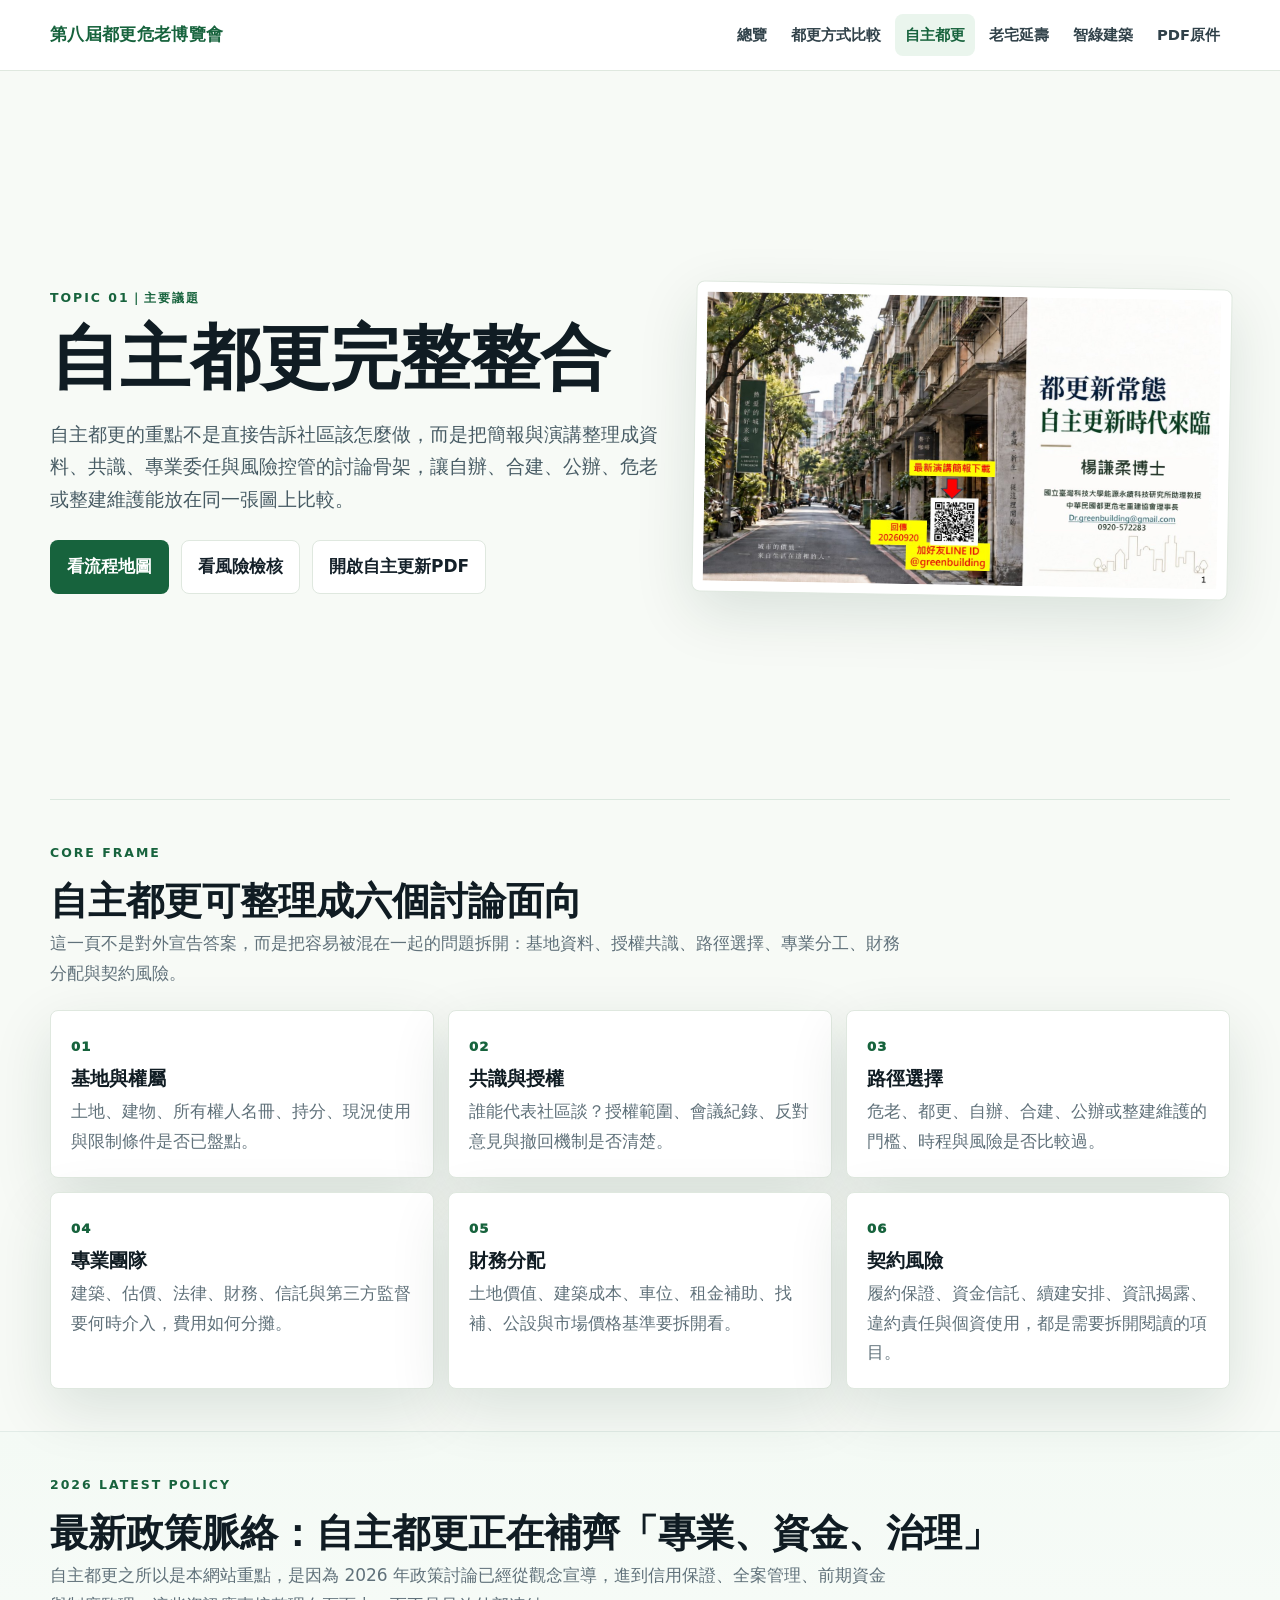
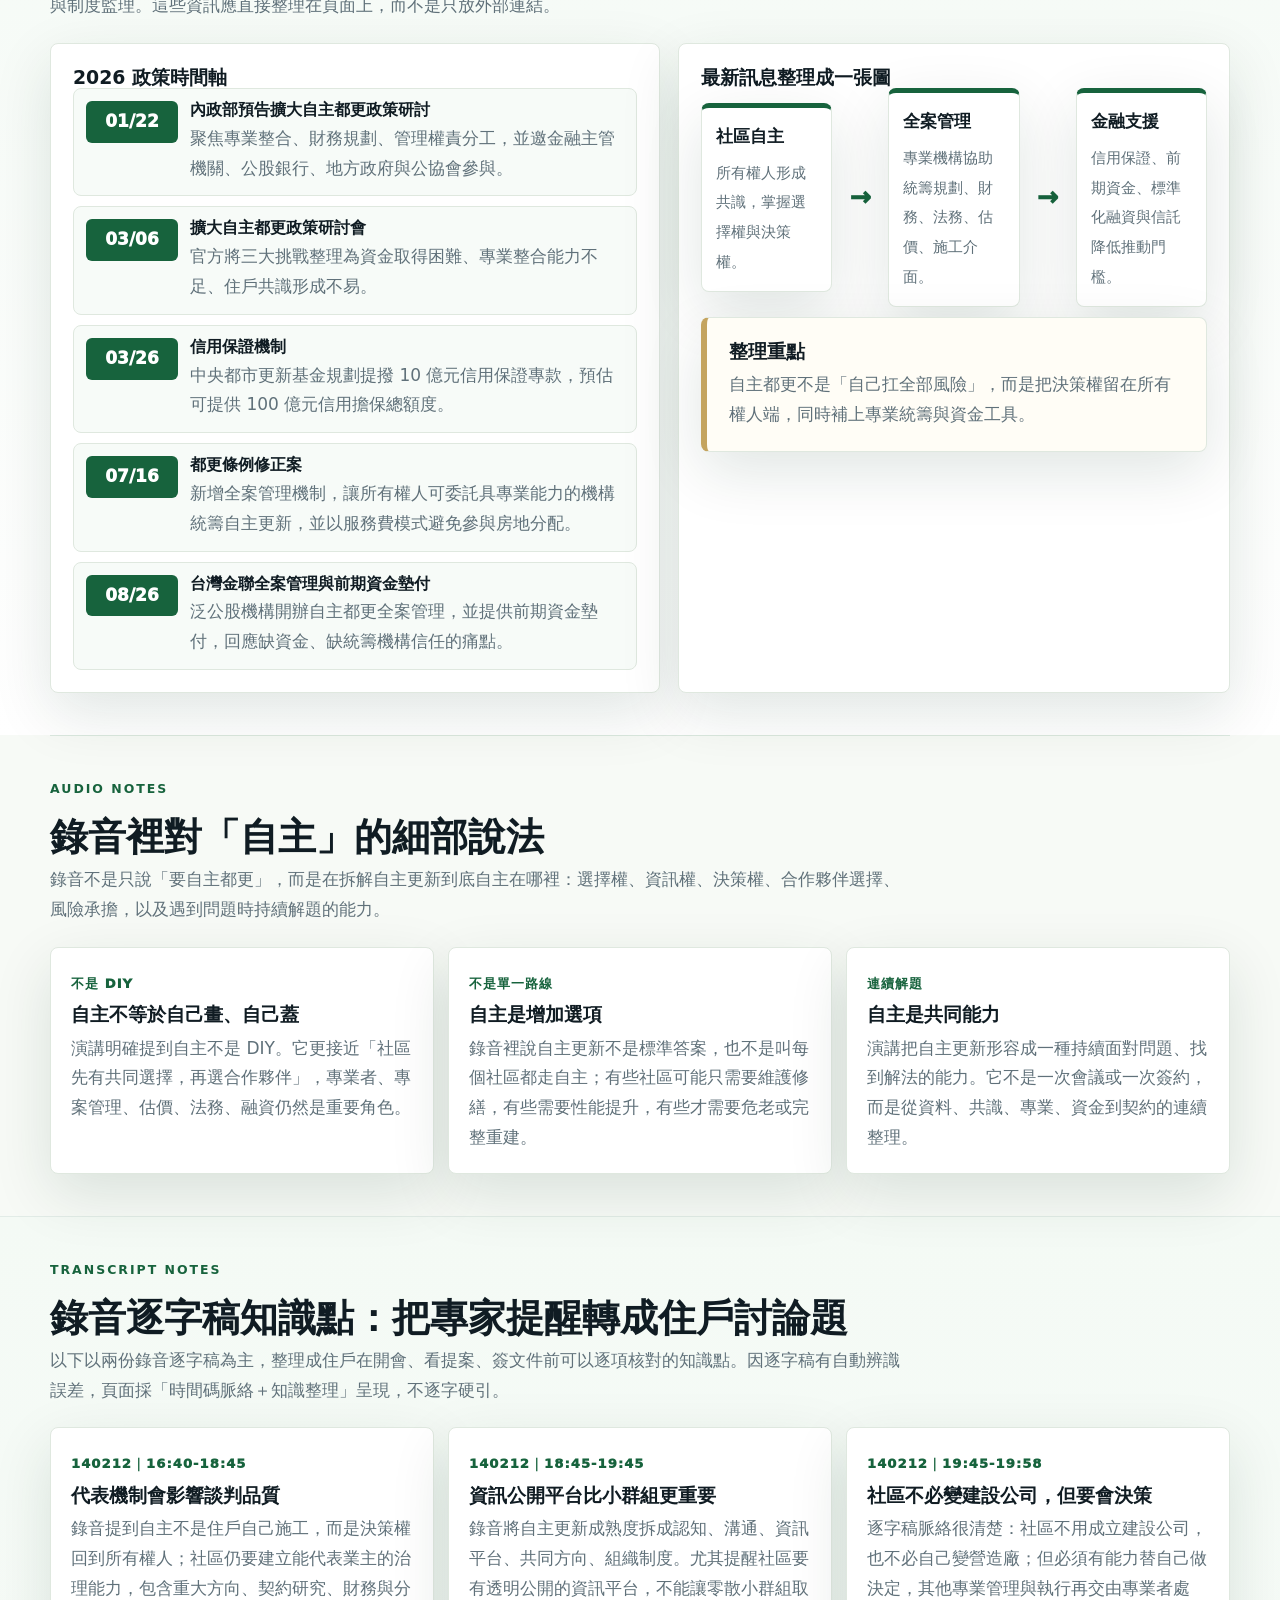
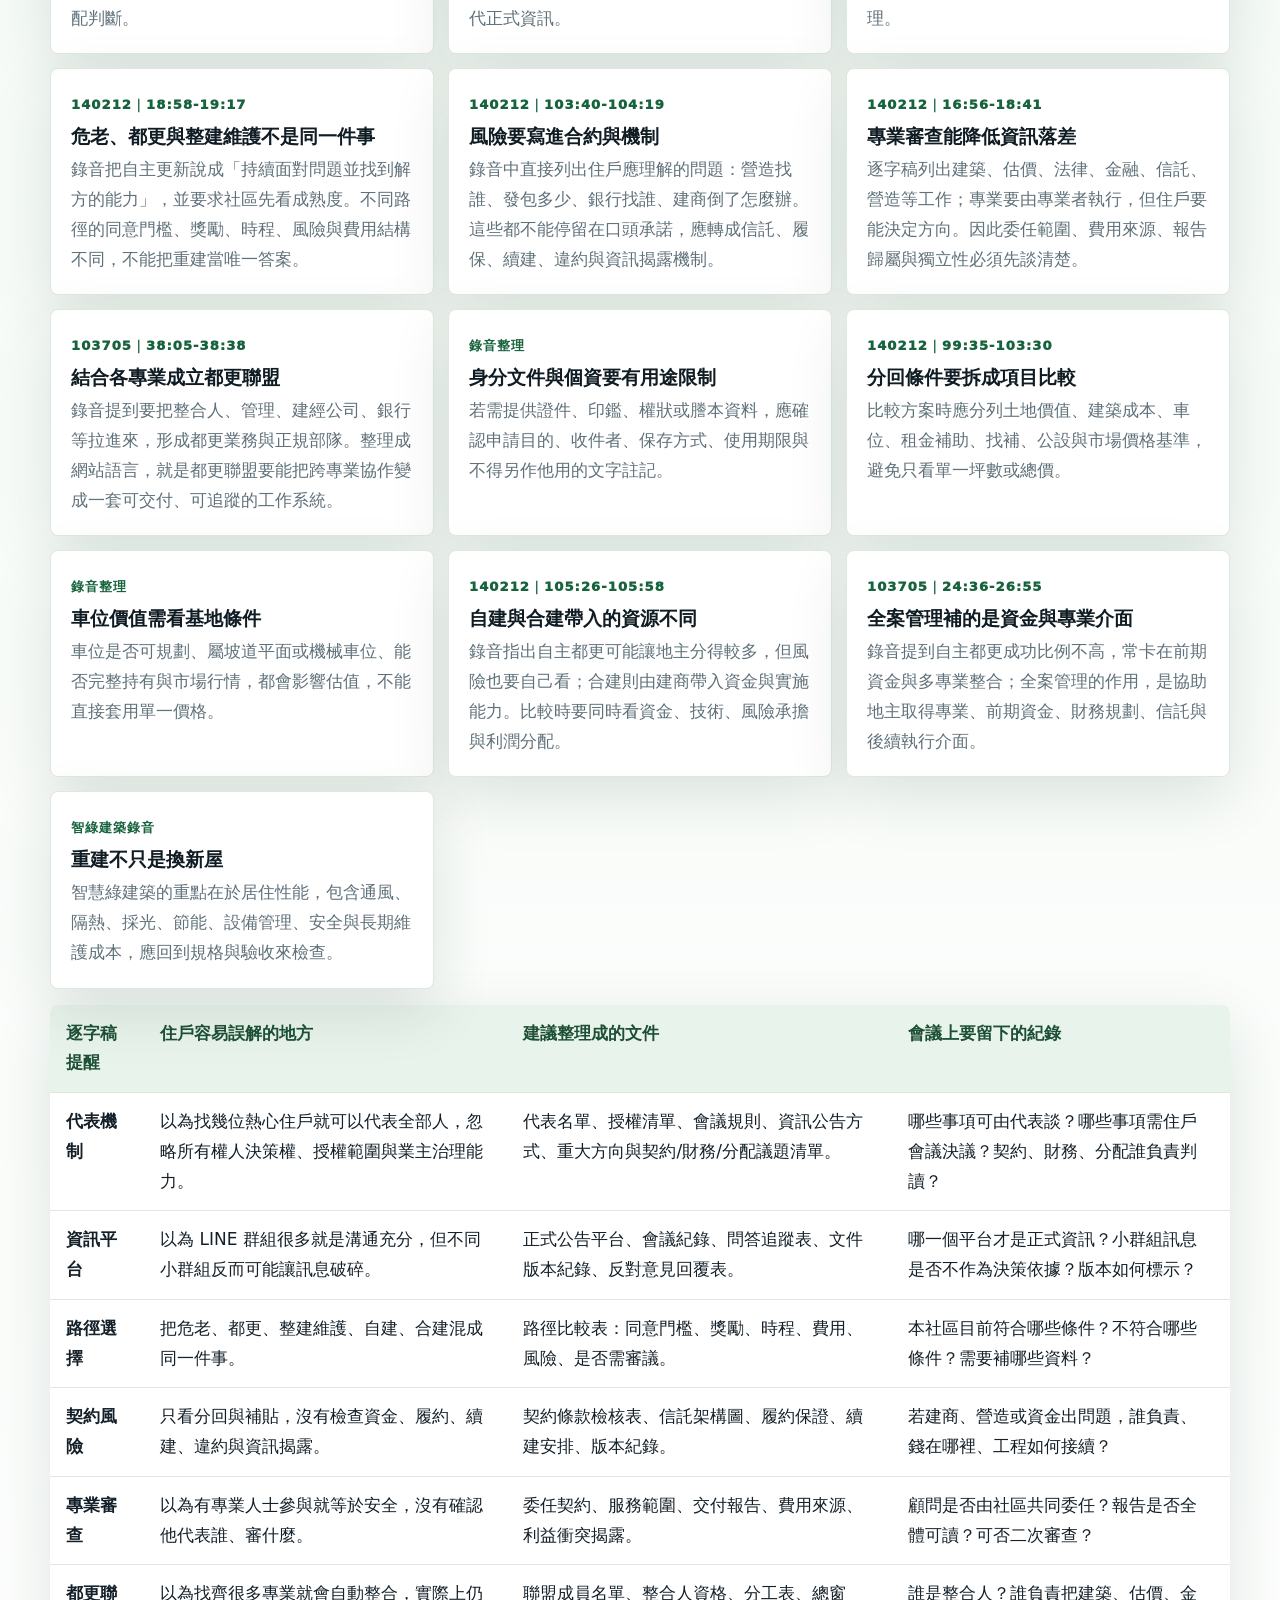
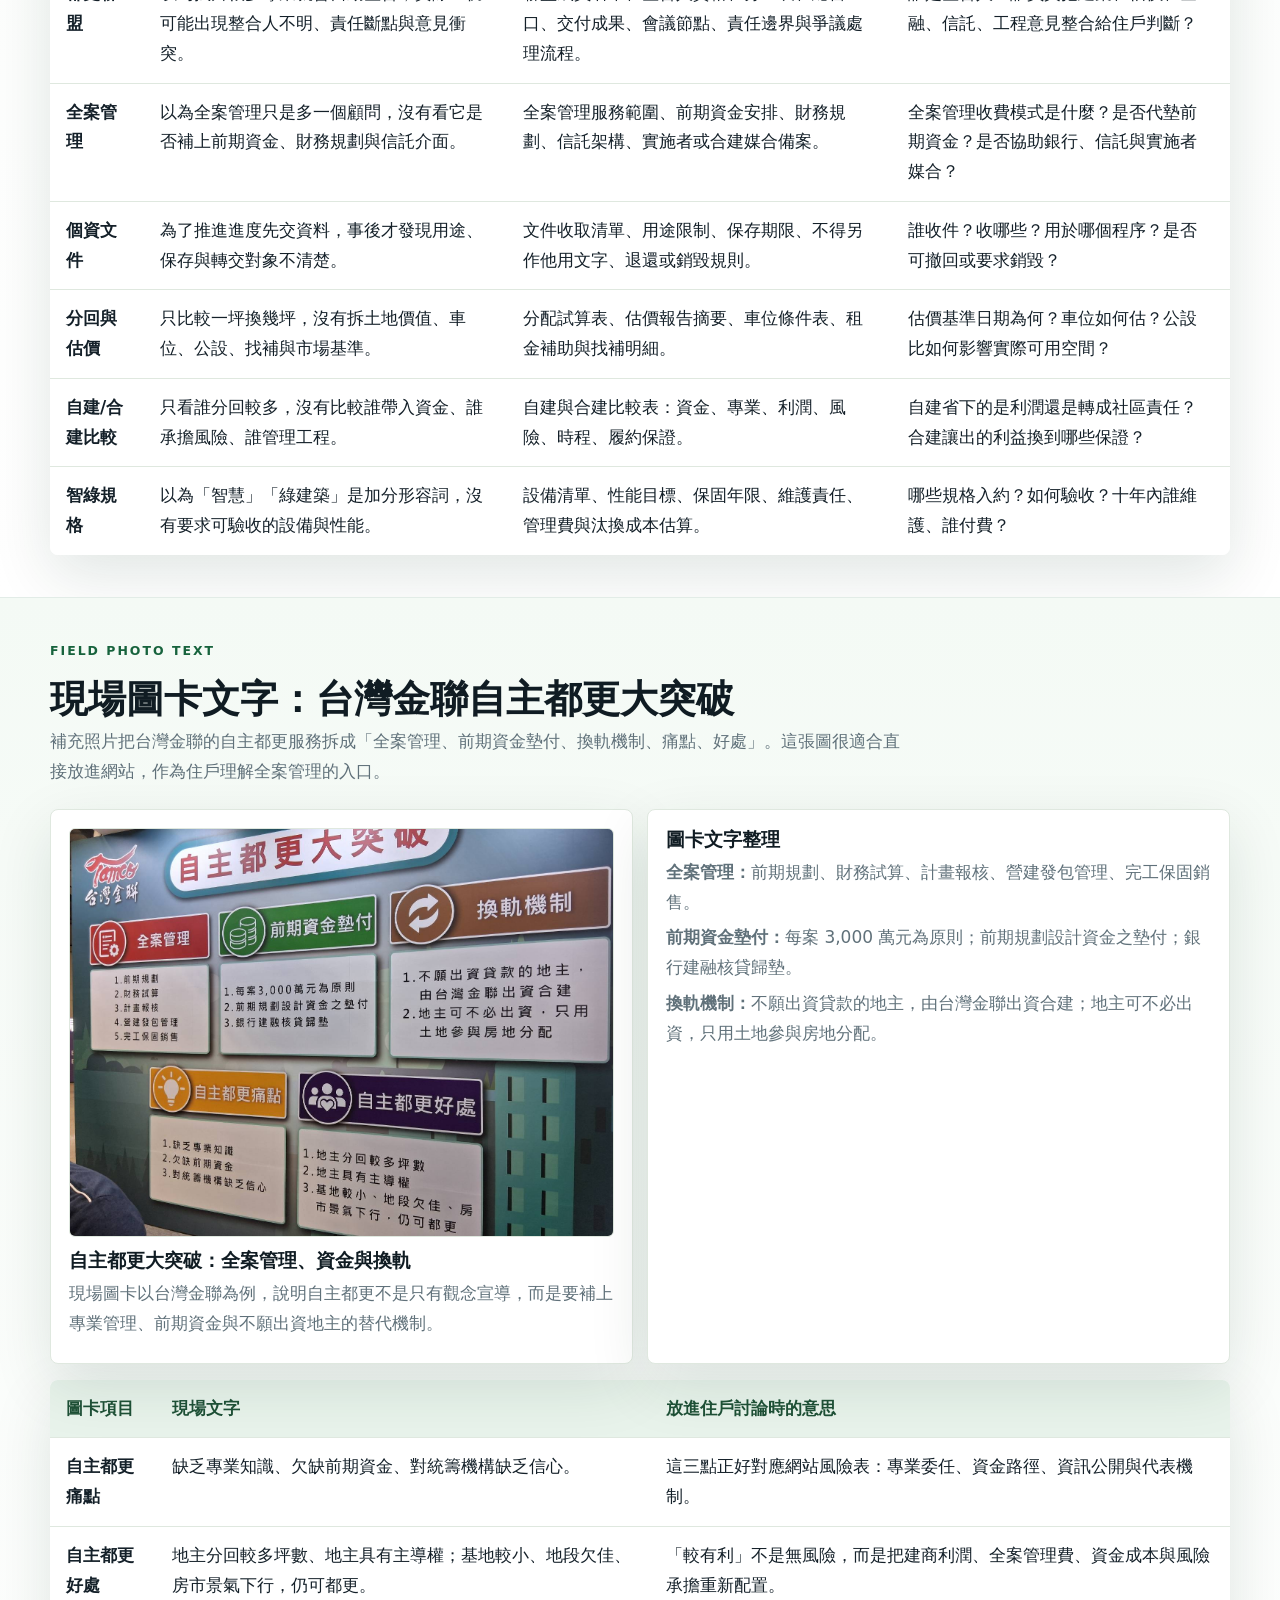
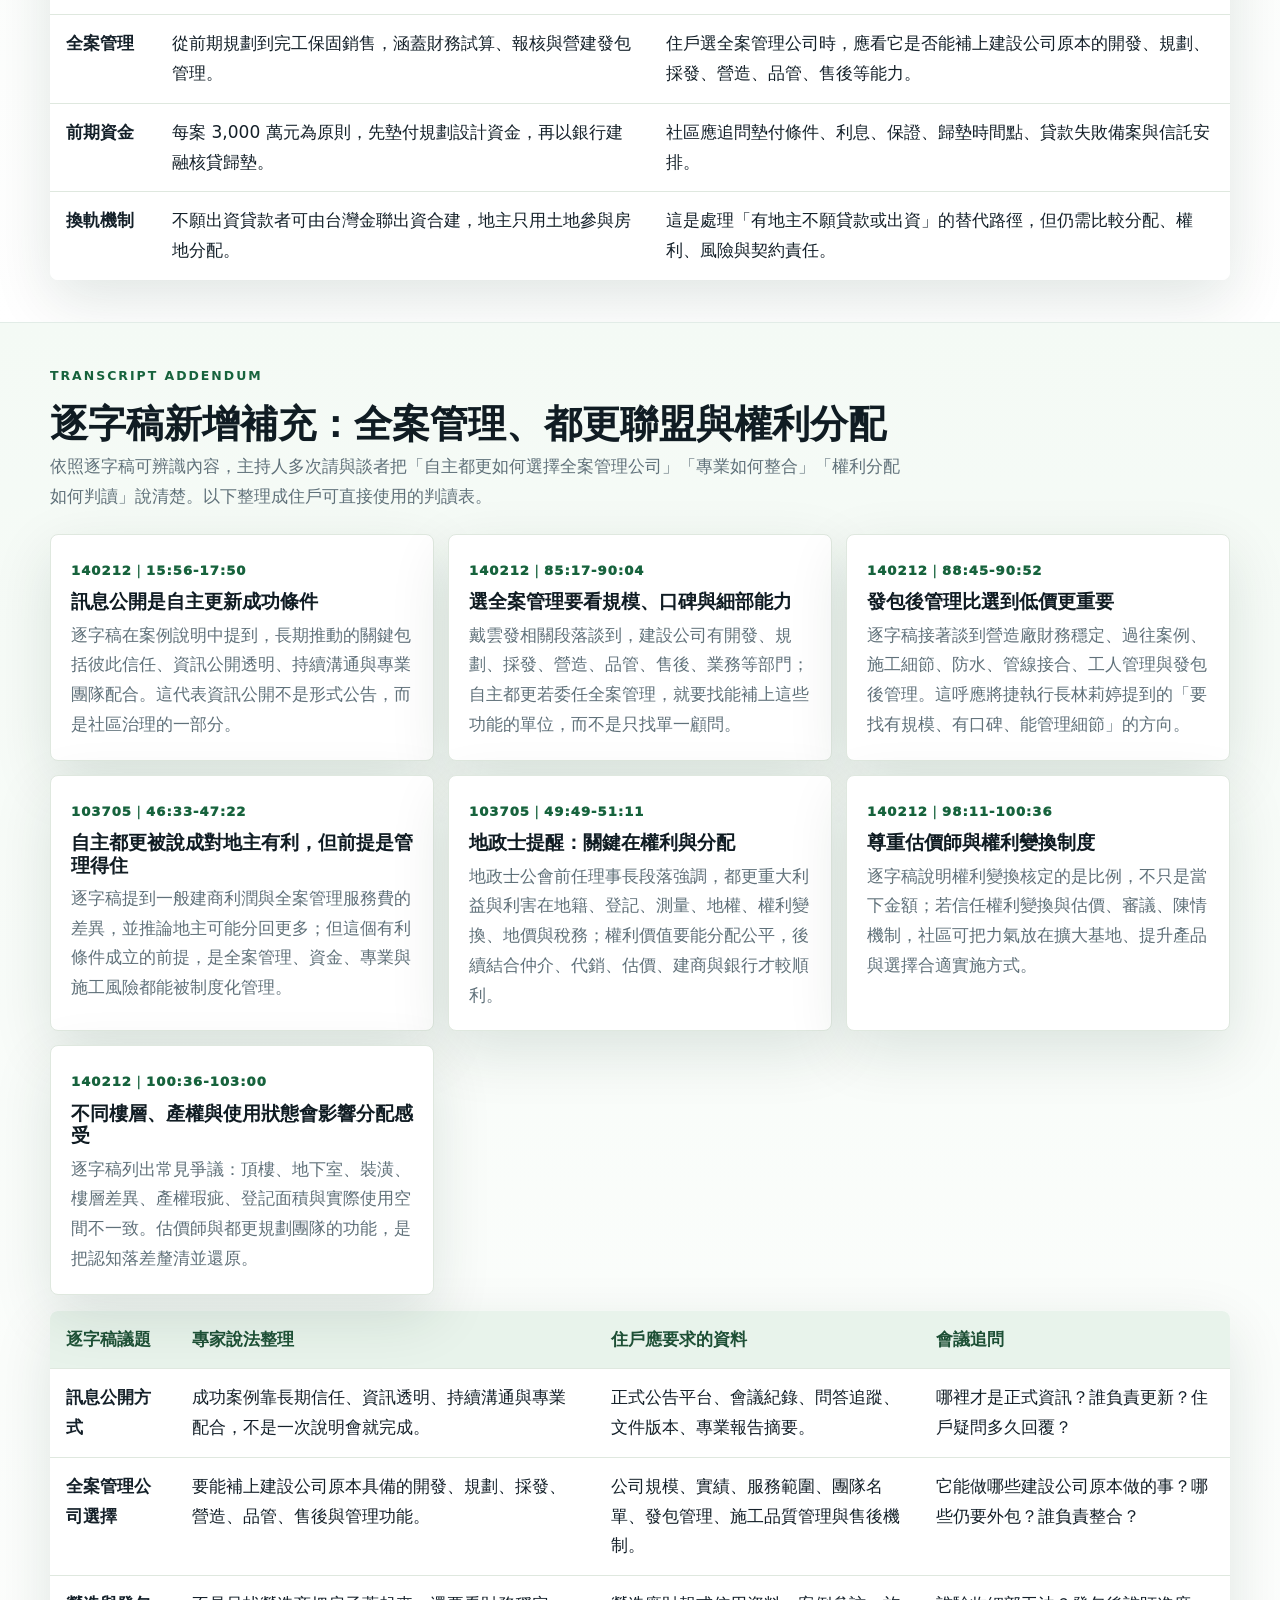
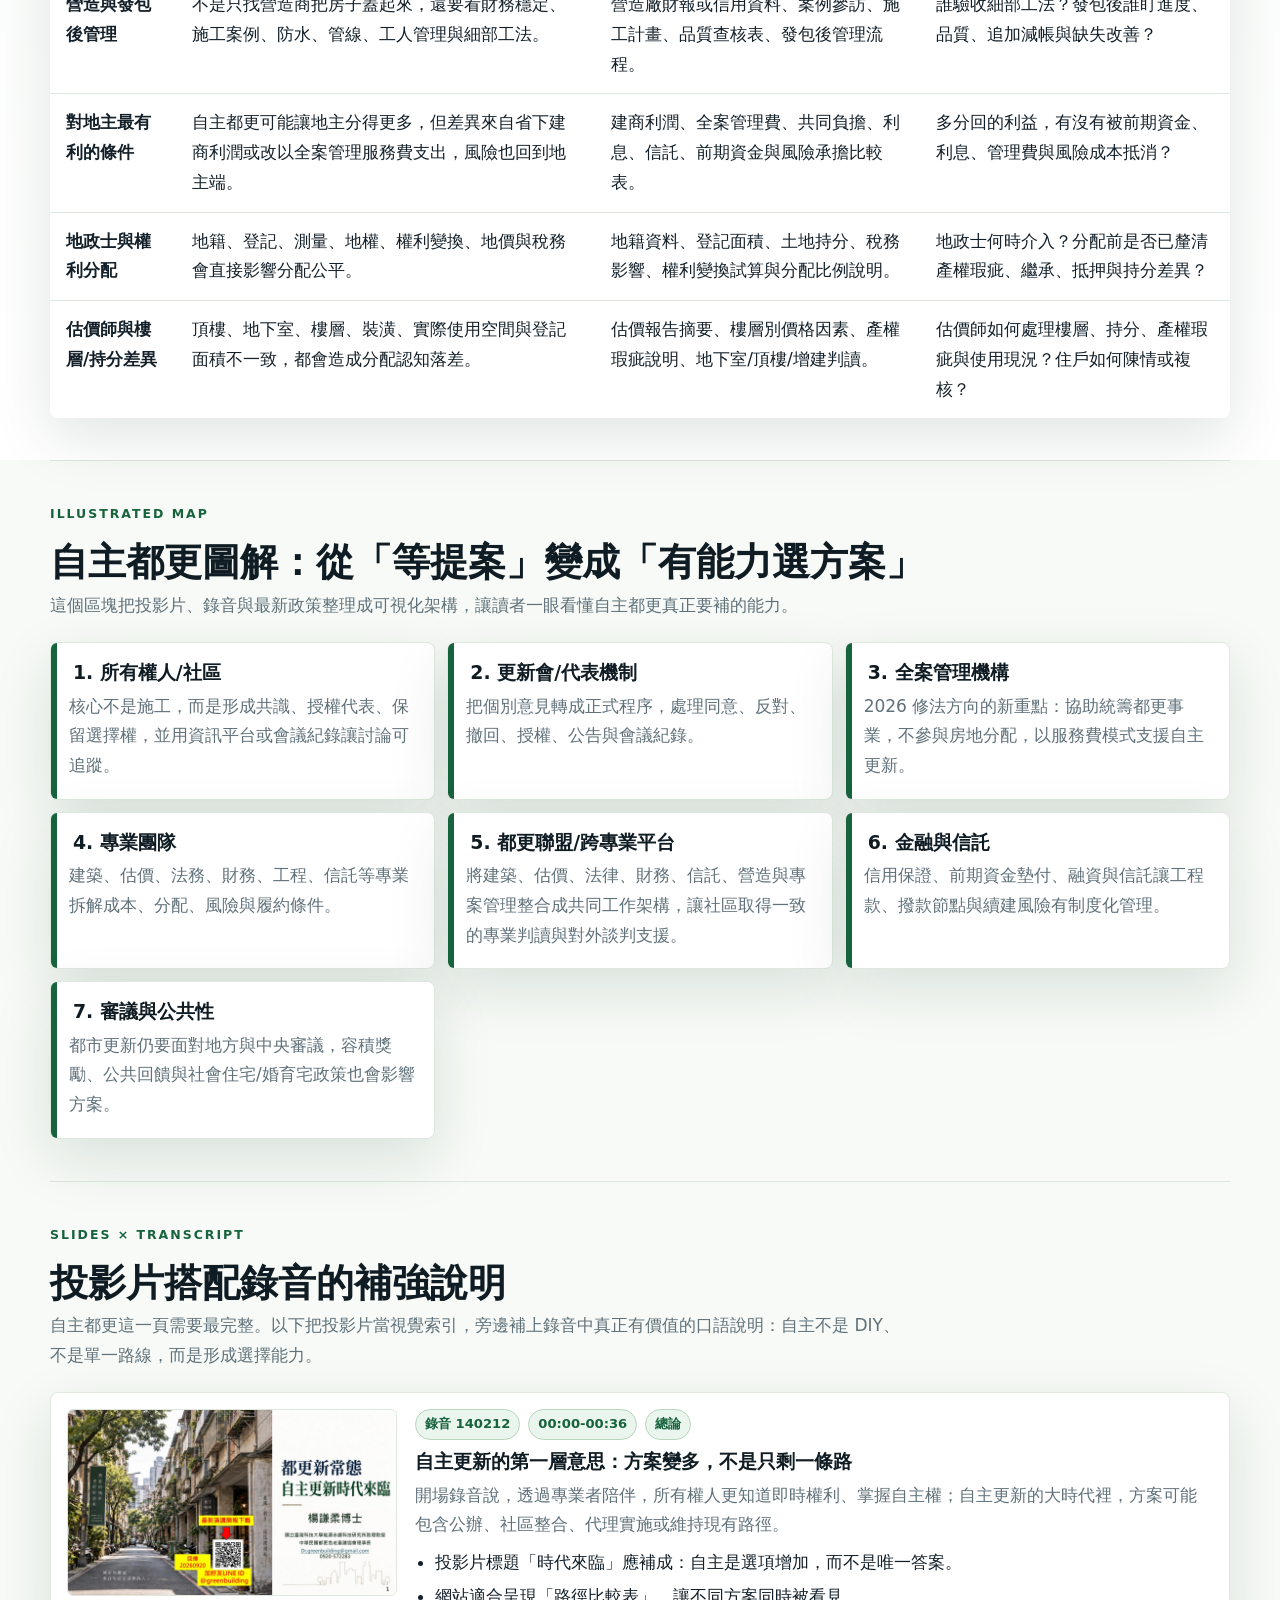
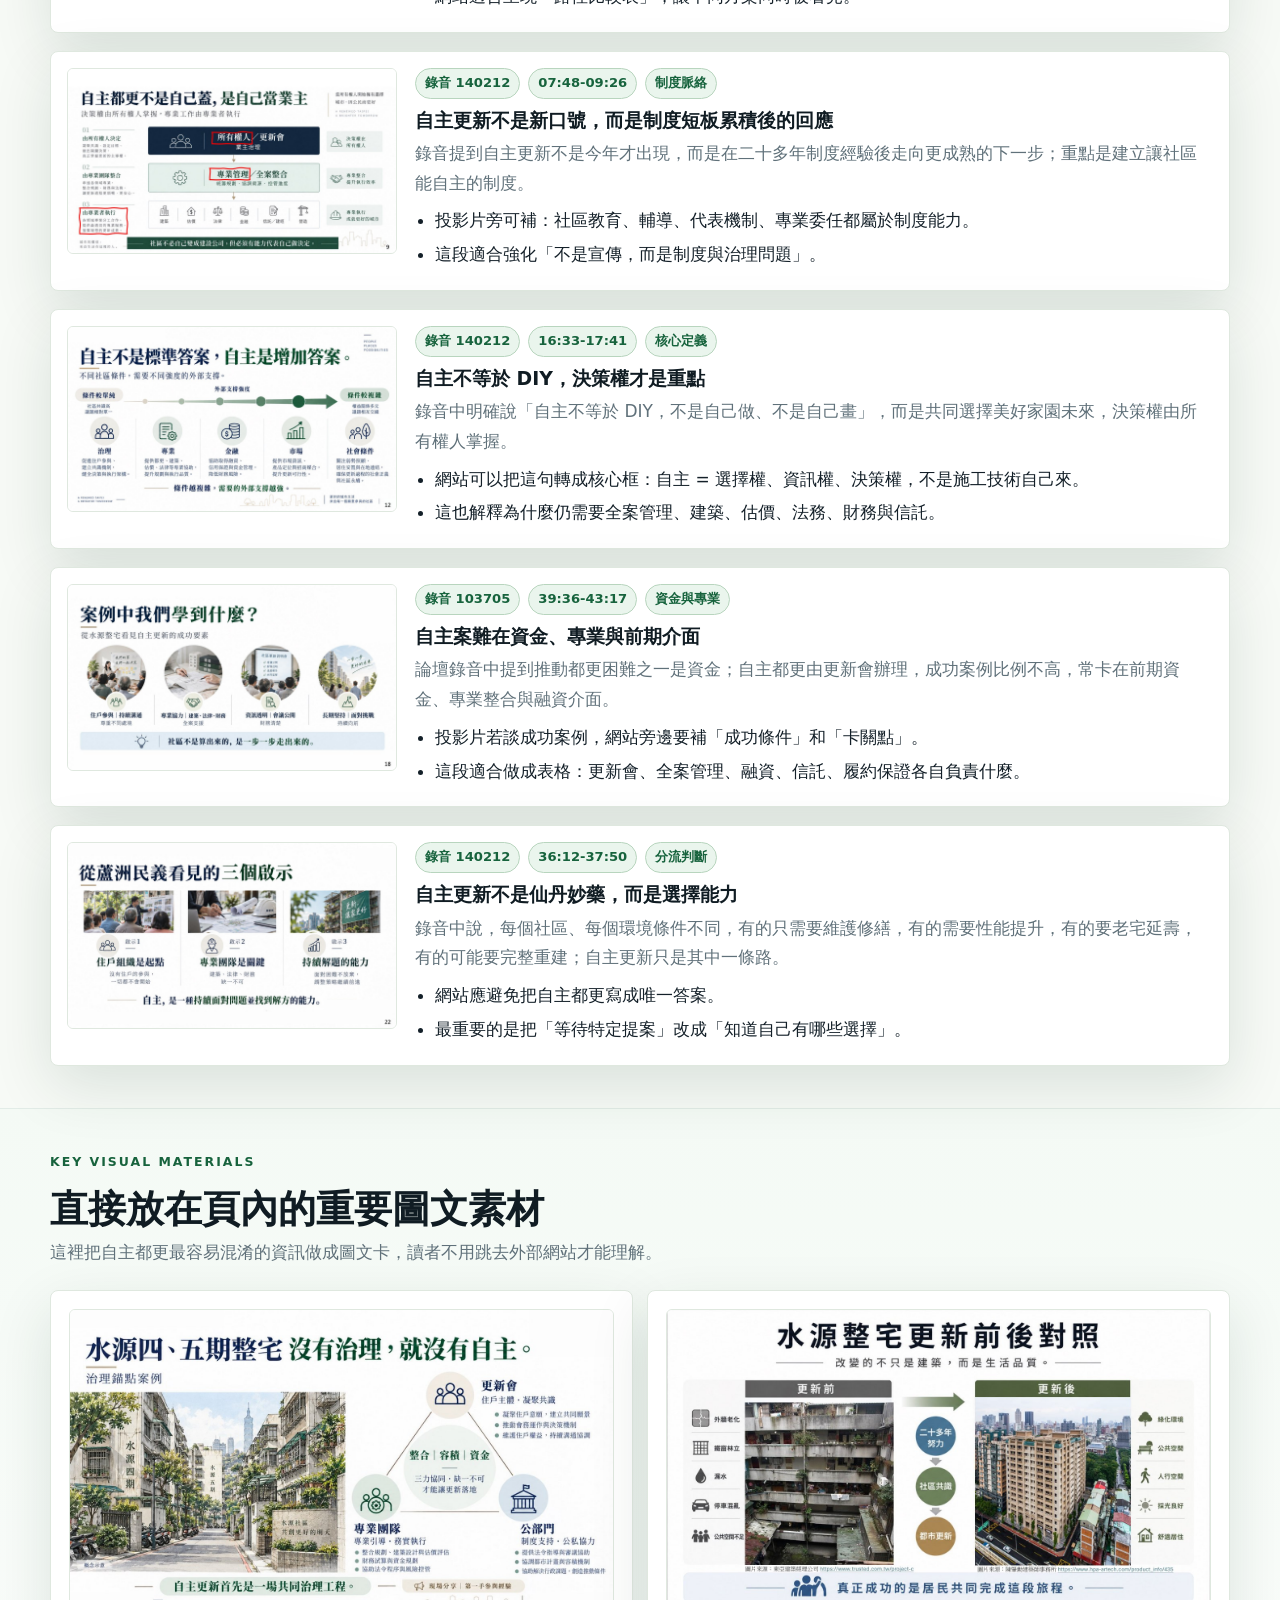
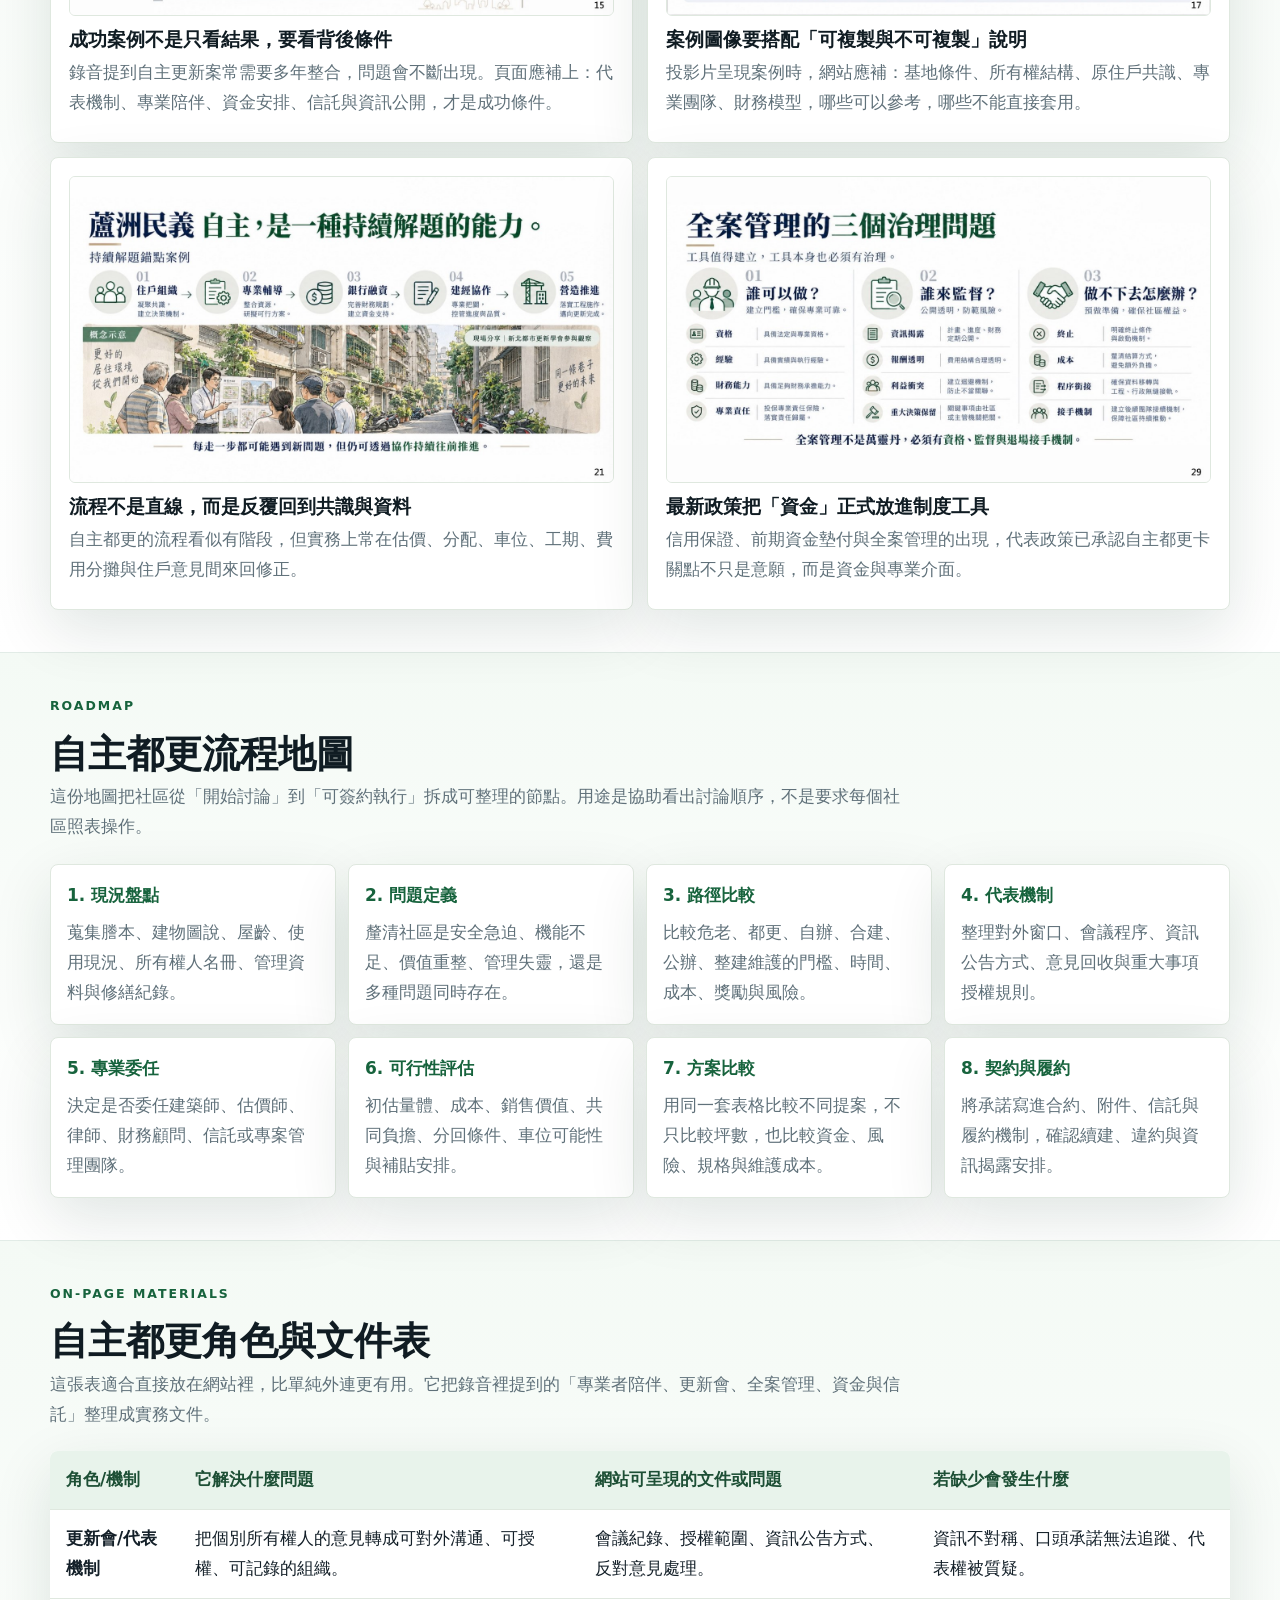
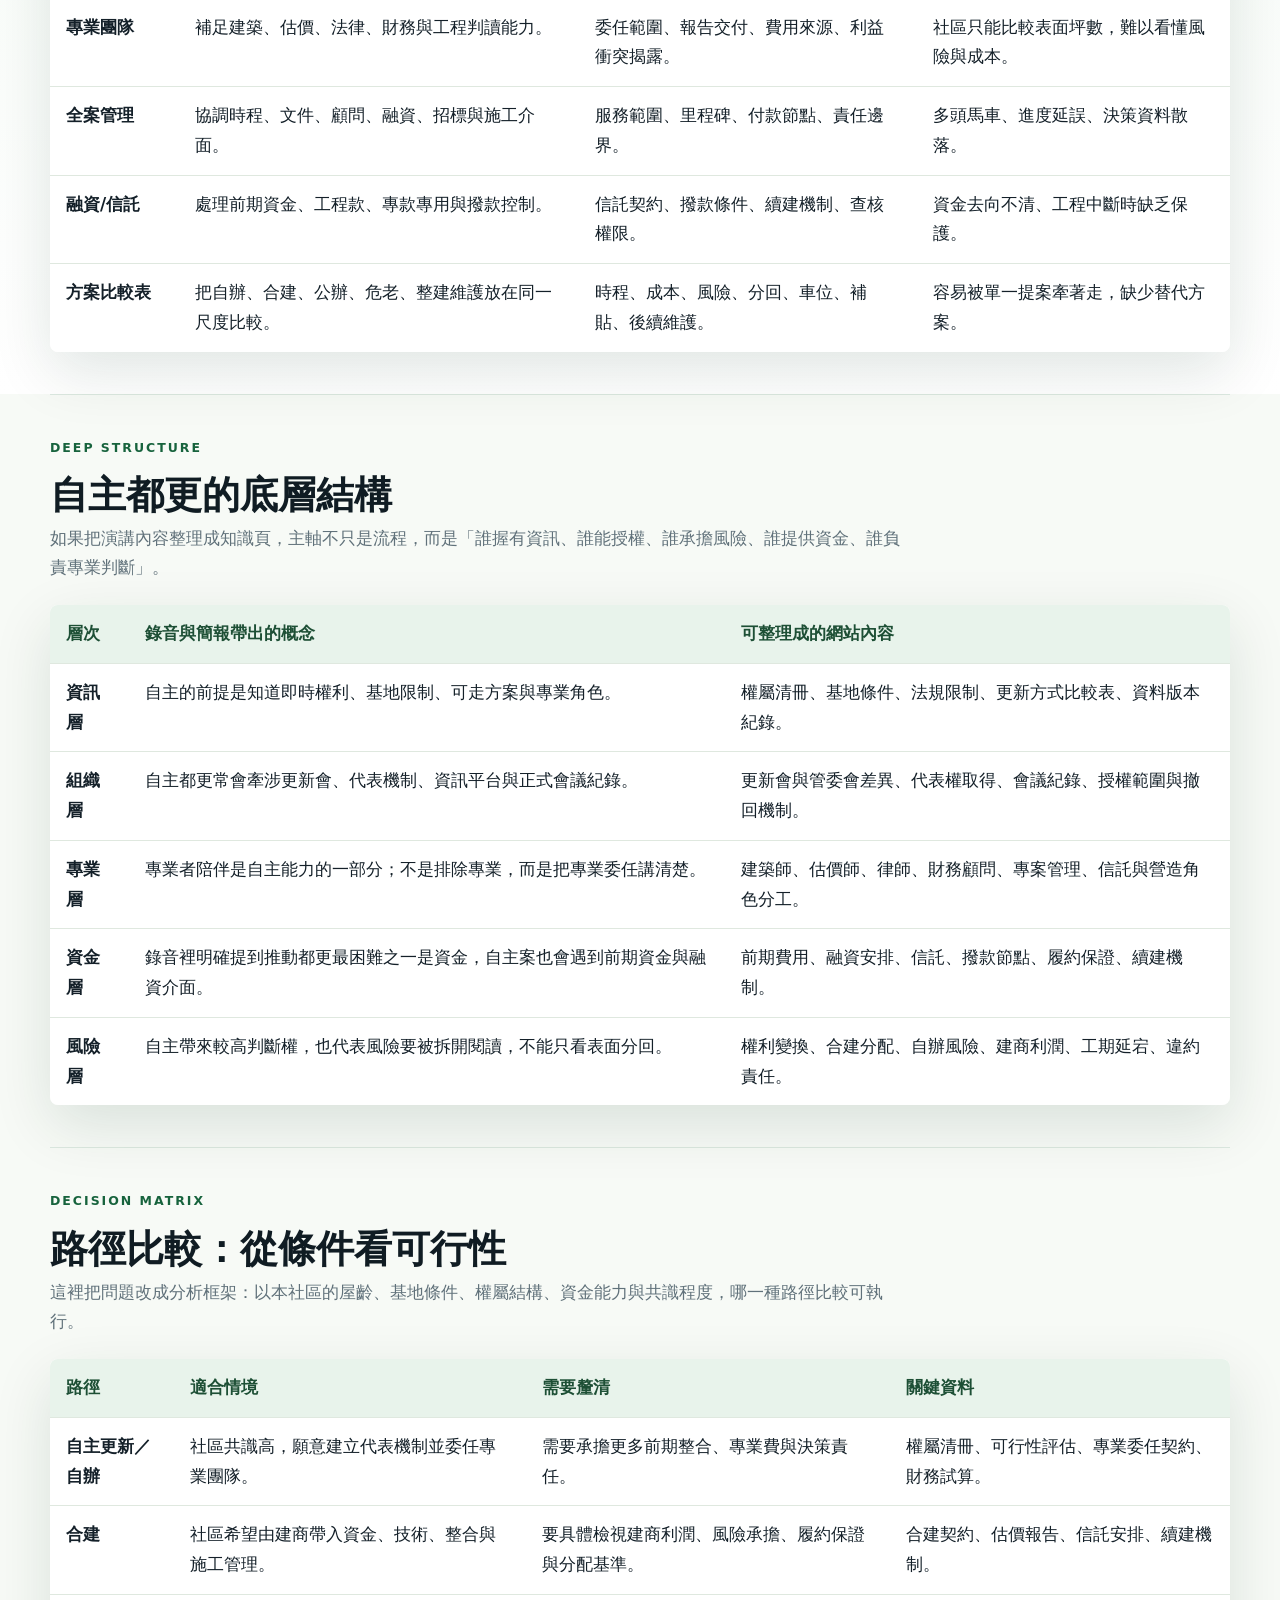
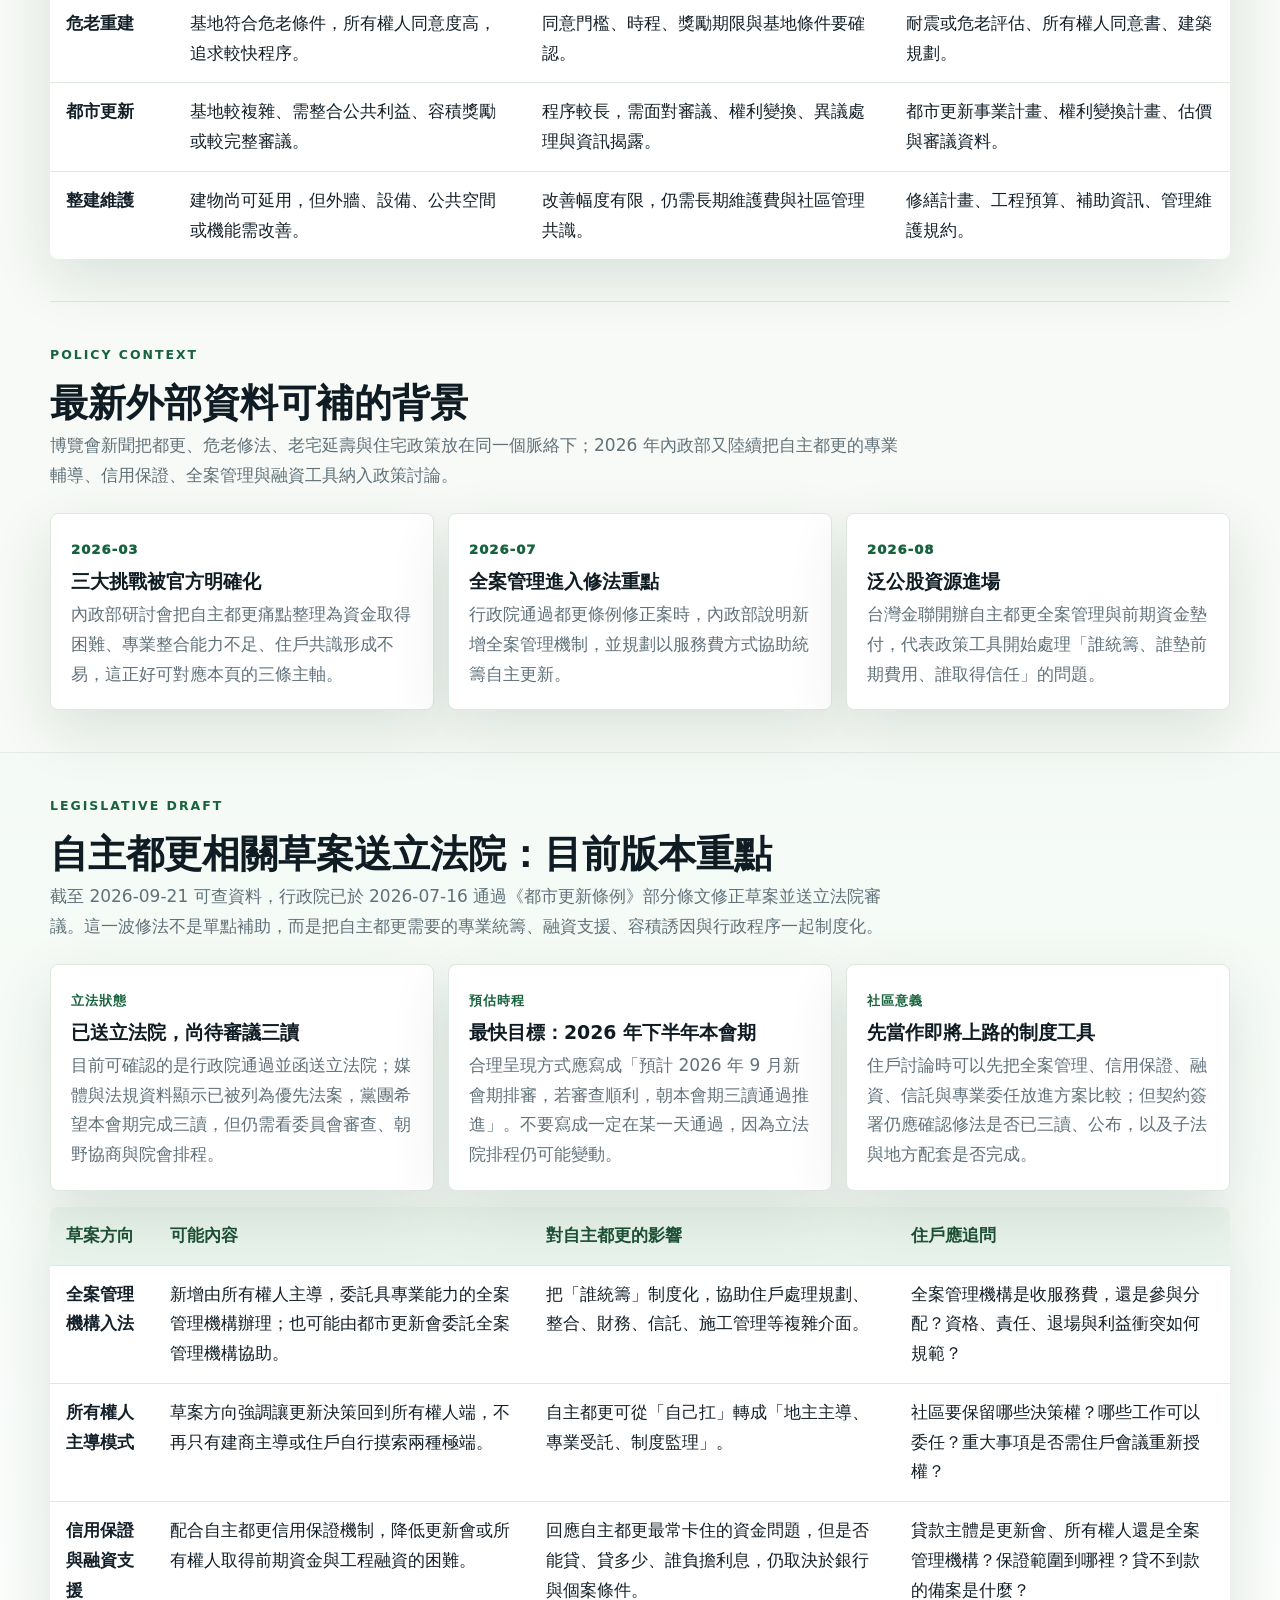
<file: self-renewal.html>
<!doctype html>
<html lang="zh-Hant">
<head>
  <meta charset="utf-8">
  <meta name="viewport" content="width=device-width,initial-scale=1">
  <title>自主都更完整整合｜第八屆都更危老博覽會</title>
  <link rel="stylesheet" href="style.css">
</head>
<body>
  <header class="site-header">
    <nav class="nav">
      <a class="brand" href="index.html">第八屆都更危老博覽會</a>
      <div class="nav-links">
        <a href="index.html">總覽</a>
        <a href="index.html#methods">都更方式比較</a>
        <a class="active" href="self-renewal.html">自主都更</a>
        <a href="old-house.html">老宅延壽</a>
        <a href="smart-green.html">智綠建築</a>
        <a href="index.html#pdfs">PDF原件</a>
      </div>
    </nav>
  </header>

  <main id="top">
    <section class="topic-hero renewal-hero">
      <div class="topic-copy">
        <p class="eyebrow">Topic 01｜主要議題</p>
        <h1>自主都更完整整合</h1>
        <p class="lead">自主都更的重點不是直接告訴社區該怎麼做，而是把簡報與演講整理成資料、共識、專業委任與風險控管的討論骨架，讓自辦、合建、公辦、危老或整建維護能放在同一張圖上比較。</p>
        <div class="hero-actions">
          <a class="btn primary" href="#roadmap">看流程地圖</a>
          <a class="btn ghost" href="#risk">看風險檢核</a>
          <a class="btn ghost" href="assets/pdf/yang-forum-self-renewal.pdf" target="_blank" rel="noopener">開啟自主更新PDF</a>
        </div>
      </div>
      <img class="topic-visual" src="assets/slides/renewal/page-01.jpg" alt="自主更新簡報封面">
    </section>

    <section class="section">
      <div class="section-head">
        <p class="eyebrow">Core Frame</p>
        <h2>自主都更可整理成六個討論面向</h2>
        <p>這一頁不是對外宣告答案，而是把容易被混在一起的問題拆開：基地資料、授權共識、路徑選擇、專業分工、財務分配與契約風險。</p>
      </div>
      <div class="topic-grid six-grid">
        <article class="info-card"><span>01</span><h3>基地與權屬</h3><p>土地、建物、所有權人名冊、持分、現況使用與限制條件是否已盤點。</p></article>
        <article class="info-card"><span>02</span><h3>共識與授權</h3><p>誰能代表社區談？授權範圍、會議紀錄、反對意見與撤回機制是否清楚。</p></article>
        <article class="info-card"><span>03</span><h3>路徑選擇</h3><p>危老、都更、自辦、合建、公辦或整建維護的門檻、時程與風險是否比較過。</p></article>
        <article class="info-card"><span>04</span><h3>專業團隊</h3><p>建築、估價、法律、財務、信託與第三方監督要何時介入，費用如何分攤。</p></article>
        <article class="info-card"><span>05</span><h3>財務分配</h3><p>土地價值、建築成本、車位、租金補助、找補、公設與市場價格基準要拆開看。</p></article>
        <article class="info-card"><span>06</span><h3>契約風險</h3><p>履約保證、資金信託、續建安排、資訊揭露、違約責任與個資使用，都是需要拆開閱讀的項目。</p></article>
      </div>
    </section>

    <section class="section board">
      <div class="section-head">
        <p class="eyebrow">2026 Latest Policy</p>
        <h2>最新政策脈絡：自主都更正在補齊「專業、資金、治理」</h2>
        <p>自主都更之所以是本網站重點，是因為 2026 年政策討論已經從觀念宣導，進到信用保證、全案管理、前期資金與制度監理。這些資訊應直接整理在頁面上，而不是只放外部連結。</p>
      </div>
      <div class="feature-band">
        <div class="feature-panel">
          <h3>2026 政策時間軸</h3>
          <div class="update-stack">
            <article class="update-item">
              <div class="update-date">01/22</div>
              <div><h3>內政部預告擴大自主都更政策研討</h3><p>聚焦專業整合、財務規劃、管理權責分工，並邀金融主管機關、公股銀行、地方政府與公協會參與。</p></div>
            </article>
            <article class="update-item">
              <div class="update-date">03/06</div>
              <div><h3>擴大自主都更政策研討會</h3><p>官方將三大挑戰整理為資金取得困難、專業整合能力不足、住戶共識形成不易。</p></div>
            </article>
            <article class="update-item">
              <div class="update-date">03/26</div>
              <div><h3>信用保證機制</h3><p>中央都市更新基金規劃提撥 10 億元信用保證專款，預估可提供 100 億元信用擔保總額度。</p></div>
            </article>
            <article class="update-item">
              <div class="update-date">07/16</div>
              <div><h3>都更條例修正案</h3><p>新增全案管理機制，讓所有權人可委託具專業能力的機構統籌自主更新，並以服務費模式避免參與房地分配。</p></div>
            </article>
            <article class="update-item">
              <div class="update-date">08/26</div>
              <div><h3>台灣金聯全案管理與前期資金墊付</h3><p>泛公股機構開辦自主都更全案管理，並提供前期資金墊付，回應缺資金、缺統籌機構信任的痛點。</p></div>
            </article>
          </div>
        </div>
        <div class="feature-panel">
          <h3>最新訊息整理成一張圖</h3>
          <div class="visual-flow">
            <div class="flow-row">
              <div class="flow-node"><b>社區自主</b><span>所有權人形成共識，掌握選擇權與決策權。</span></div>
              <div class="flow-arrow">→</div>
              <div class="flow-node"><b>全案管理</b><span>專業機構協助統籌規劃、財務、法務、估價、施工介面。</span></div>
              <div class="flow-arrow">→</div>
              <div class="flow-node"><b>金融支援</b><span>信用保證、前期資金、標準化融資與信託降低推動門檻。</span></div>
            </div>
            <div class="notice">
              <h3>整理重點</h3>
              <p>自主都更不是「自己扛全部風險」，而是把決策權留在所有權人端，同時補上專業統籌與資金工具。</p>
            </div>
          </div>
        </div>
      </div>
    </section>

    <section class="section">
      <div class="section-head">
        <p class="eyebrow">Audio Notes</p>
        <h2>錄音裡對「自主」的細部說法</h2>
        <p>錄音不是只說「要自主都更」，而是在拆解自主更新到底自主在哪裡：選擇權、資訊權、決策權、合作夥伴選擇、風險承擔，以及遇到問題時持續解題的能力。</p>
      </div>
      <div class="topic-grid">
        <article class="info-card">
          <span>不是 DIY</span>
          <h3>自主不等於自己畫、自己蓋</h3>
          <p>演講明確提到自主不是 DIY。它更接近「社區先有共同選擇，再選合作夥伴」，專業者、專案管理、估價、法務、融資仍然是重要角色。</p>
        </article>
        <article class="info-card">
          <span>不是單一路線</span>
          <h3>自主是增加選項</h3>
          <p>錄音裡說自主更新不是標準答案，也不是叫每個社區都走自主；有些社區可能只需要維護修繕，有些需要性能提升，有些才需要危老或完整重建。</p>
        </article>
        <article class="info-card">
          <span>連續解題</span>
          <h3>自主是共同能力</h3>
          <p>演講把自主更新形容成一種持續面對問題、找到解法的能力。它不是一次會議或一次簽約，而是從資料、共識、專業、資金到契約的連續整理。</p>
        </article>
      </div>
    </section>

    <section class="section board">
      <div class="section-head">
        <p class="eyebrow">Transcript Notes</p>
        <h2>錄音逐字稿知識點：把專家提醒轉成住戶討論題</h2>
        <p>以下以兩份錄音逐字稿為主，整理成住戶在開會、看提案、簽文件前可以逐項核對的知識點。因逐字稿有自動辨識誤差，頁面採「時間碼脈絡＋知識整理」呈現，不逐字硬引。</p>
      </div>
      <div class="topic-grid">
        <article class="info-card">
          <span>140212｜16:40-18:45</span>
          <h3>代表機制會影響談判品質</h3>
          <p>錄音提到自主不是住戶自己施工，而是決策權回到所有權人；社區仍要建立能代表業主的治理能力，包含重大方向、契約研究、財務與分配判斷。</p>
        </article>
        <article class="info-card">
          <span>140212｜18:45-19:45</span>
          <h3>資訊公開平台比小群組更重要</h3>
          <p>錄音將自主更新成熟度拆成認知、溝通、資訊平台、共同方向、組織制度。尤其提醒社區要有透明公開的資訊平台，不能讓零散小群組取代正式資訊。</p>
        </article>
        <article class="info-card">
          <span>140212｜19:45-19:58</span>
          <h3>社區不必變建設公司，但要會決策</h3>
          <p>逐字稿脈絡很清楚：社區不用成立建設公司，也不必自己變營造廠；但必須有能力替自己做決定，其他專業管理與執行再交由專業者處理。</p>
        </article>
        <article class="info-card">
          <span>140212｜18:58-19:17</span>
          <h3>危老、都更與整建維護不是同一件事</h3>
          <p>錄音把自主更新說成「持續面對問題並找到解方的能力」，並要求社區先看成熟度。不同路徑的同意門檻、獎勵、時程、風險與費用結構不同，不能把重建當唯一答案。</p>
        </article>
        <article class="info-card">
          <span>140212｜103:40-104:19</span>
          <h3>風險要寫進合約與機制</h3>
          <p>錄音中直接列出住戶應理解的問題：營造找誰、發包多少、銀行找誰、建商倒了怎麼辦。這些都不能停留在口頭承諾，應轉成信託、履保、續建、違約與資訊揭露機制。</p>
        </article>
        <article class="info-card">
          <span>140212｜16:56-18:41</span>
          <h3>專業審查能降低資訊落差</h3>
          <p>逐字稿列出建築、估價、法律、金融、信託、營造等工作；專業要由專業者執行，但住戶要能決定方向。因此委任範圍、費用來源、報告歸屬與獨立性必須先談清楚。</p>
        </article>
        <article class="info-card">
          <span>103705｜38:05-38:38</span>
          <h3>結合各專業成立都更聯盟</h3>
          <p>錄音提到要把整合人、管理、建經公司、銀行等拉進來，形成都更業務與正規部隊。整理成網站語言，就是都更聯盟要能把跨專業協作變成一套可交付、可追蹤的工作系統。</p>
        </article>
        <article class="info-card">
          <span>錄音整理</span>
          <h3>身分文件與個資要有用途限制</h3>
          <p>若需提供證件、印鑑、權狀或謄本資料，應確認申請目的、收件者、保存方式、使用期限與不得另作他用的文字註記。</p>
        </article>
        <article class="info-card">
          <span>140212｜99:35-103:30</span>
          <h3>分回條件要拆成項目比較</h3>
          <p>比較方案時應分列土地價值、建築成本、車位、租金補助、找補、公設與市場價格基準，避免只看單一坪數或總價。</p>
        </article>
        <article class="info-card">
          <span>錄音整理</span>
          <h3>車位價值需看基地條件</h3>
          <p>車位是否可規劃、屬坡道平面或機械車位、能否完整持有與市場行情，都會影響估值，不能直接套用單一價格。</p>
        </article>
        <article class="info-card">
          <span>140212｜105:26-105:58</span>
          <h3>自建與合建帶入的資源不同</h3>
          <p>錄音指出自主都更可能讓地主分得較多，但風險也要自己看；合建則由建商帶入資金與實施能力。比較時要同時看資金、技術、風險承擔與利潤分配。</p>
        </article>
        <article class="info-card">
          <span>103705｜24:36-26:55</span>
          <h3>全案管理補的是資金與專業介面</h3>
          <p>錄音提到自主都更成功比例不高，常卡在前期資金與多專業整合；全案管理的作用，是協助地主取得專業、前期資金、財務規劃、信託與後續執行介面。</p>
        </article>
        <article class="info-card">
          <span>智綠建築錄音</span>
          <h3>重建不只是換新屋</h3>
          <p>智慧綠建築的重點在於居住性能，包含通風、隔熱、採光、節能、設備管理、安全與長期維護成本，應回到規格與驗收來檢查。</p>
        </article>
      </div>
      <div class="table-wrap" style="margin-top:16px">
        <table>
          <thead>
            <tr>
              <th>逐字稿提醒</th>
              <th>住戶容易誤解的地方</th>
              <th>建議整理成的文件</th>
              <th>會議上要留下的紀錄</th>
            </tr>
          </thead>
          <tbody>
            <tr>
              <td><b>代表機制</b></td>
              <td>以為找幾位熱心住戶就可以代表全部人，忽略所有權人決策權、授權範圍與業主治理能力。</td>
              <td>代表名單、授權清單、會議規則、資訊公告方式、重大方向與契約/財務/分配議題清單。</td>
              <td>哪些事項可由代表談？哪些事項需住戶會議決議？契約、財務、分配誰負責判讀？</td>
            </tr>
            <tr>
              <td><b>資訊平台</b></td>
              <td>以為 LINE 群組很多就是溝通充分，但不同小群組反而可能讓訊息破碎。</td>
              <td>正式公告平台、會議紀錄、問答追蹤表、文件版本紀錄、反對意見回覆表。</td>
              <td>哪一個平台才是正式資訊？小群組訊息是否不作為決策依據？版本如何標示？</td>
            </tr>
            <tr>
              <td><b>路徑選擇</b></td>
              <td>把危老、都更、整建維護、自建、合建混成同一件事。</td>
              <td>路徑比較表：同意門檻、獎勵、時程、費用、風險、是否需審議。</td>
              <td>本社區目前符合哪些條件？不符合哪些條件？需要補哪些資料？</td>
            </tr>
            <tr>
              <td><b>契約風險</b></td>
              <td>只看分回與補貼，沒有檢查資金、履約、續建、違約與資訊揭露。</td>
              <td>契約條款檢核表、信託架構圖、履約保證、續建安排、版本紀錄。</td>
              <td>若建商、營造或資金出問題，誰負責、錢在哪裡、工程如何接續？</td>
            </tr>
            <tr>
              <td><b>專業審查</b></td>
              <td>以為有專業人士參與就等於安全，沒有確認他代表誰、審什麼。</td>
              <td>委任契約、服務範圍、交付報告、費用來源、利益衝突揭露。</td>
              <td>顧問是否由社區共同委任？報告是否全體可讀？可否二次審查？</td>
            </tr>
            <tr>
              <td><b>都更聯盟</b></td>
              <td>以為找齊很多專業就會自動整合，實際上仍可能出現整合人不明、責任斷點與意見衝突。</td>
              <td>聯盟成員名單、整合人資格、分工表、總窗口、交付成果、會議節點、責任邊界與爭議處理流程。</td>
              <td>誰是整合人？誰負責把建築、估價、金融、信託、工程意見整合給住戶判斷？</td>
            </tr>
            <tr>
              <td><b>全案管理</b></td>
              <td>以為全案管理只是多一個顧問，沒有看它是否補上前期資金、財務規劃與信託介面。</td>
              <td>全案管理服務範圍、前期資金安排、財務規劃、信託架構、實施者或合建媒合備案。</td>
              <td>全案管理收費模式是什麼？是否代墊前期資金？是否協助銀行、信託與實施者媒合？</td>
            </tr>
            <tr>
              <td><b>個資文件</b></td>
              <td>為了推進進度先交資料，事後才發現用途、保存與轉交對象不清楚。</td>
              <td>文件收取清單、用途限制、保存期限、不得另作他用文字、退還或銷毀規則。</td>
              <td>誰收件？收哪些？用於哪個程序？是否可撤回或要求銷毀？</td>
            </tr>
            <tr>
              <td><b>分回與估價</b></td>
              <td>只比較一坪換幾坪，沒有拆土地價值、車位、公設、找補與市場基準。</td>
              <td>分配試算表、估價報告摘要、車位條件表、租金補助與找補明細。</td>
              <td>估價基準日期為何？車位如何估？公設比如何影響實際可用空間？</td>
            </tr>
            <tr>
              <td><b>自建/合建比較</b></td>
              <td>只看誰分回較多，沒有比較誰帶入資金、誰承擔風險、誰管理工程。</td>
              <td>自建與合建比較表：資金、專業、利潤、風險、時程、履約保證。</td>
              <td>自建省下的是利潤還是轉成社區責任？合建讓出的利益換到哪些保證？</td>
            </tr>
            <tr>
              <td><b>智綠規格</b></td>
              <td>以為「智慧」「綠建築」是加分形容詞，沒有要求可驗收的設備與性能。</td>
              <td>設備清單、性能目標、保固年限、維護責任、管理費與汰換成本估算。</td>
              <td>哪些規格入約？如何驗收？十年內誰維護、誰付費？</td>
            </tr>
          </tbody>
        </table>
      </div>
    </section>

    <section class="section board">
      <div class="section-head">
        <p class="eyebrow">Field Photo Text</p>
        <h2>現場圖卡文字：台灣金聯自主都更大突破</h2>
        <p>補充照片把台灣金聯的自主都更服務拆成「全案管理、前期資金墊付、換軌機制、痛點、好處」。這張圖很適合直接放進網站，作為住戶理解全案管理的入口。</p>
      </div>
      <div class="evidence-grid">
        <article class="evidence-card">
          <img src="assets/field-photos/301611_0.jpg" alt="台灣金聯自主都更大突破現場圖卡">
          <h3>自主都更大突破：全案管理、資金與換軌</h3>
          <p>現場圖卡以台灣金聯為例，說明自主都更不是只有觀念宣導，而是要補上專業管理、前期資金與不願出資地主的替代機制。</p>
        </article>
        <article class="evidence-card">
          <h3>圖卡文字整理</h3>
          <p><b>全案管理：</b>前期規劃、財務試算、計畫報核、營建發包管理、完工保固銷售。</p>
          <p><b>前期資金墊付：</b>每案 3,000 萬元為原則；前期規劃設計資金之墊付；銀行建融核貸歸墊。</p>
          <p><b>換軌機制：</b>不願出資貸款的地主，由台灣金聯出資合建；地主可不必出資，只用土地參與房地分配。</p>
        </article>
      </div>
      <div class="table-wrap" style="margin-top:16px">
        <table>
          <thead>
            <tr>
              <th>圖卡項目</th>
              <th>現場文字</th>
              <th>放進住戶討論時的意思</th>
            </tr>
          </thead>
          <tbody>
            <tr>
              <td><b>自主都更痛點</b></td>
              <td>缺乏專業知識、欠缺前期資金、對統籌機構缺乏信心。</td>
              <td>這三點正好對應網站風險表：專業委任、資金路徑、資訊公開與代表機制。</td>
            </tr>
            <tr>
              <td><b>自主都更好處</b></td>
              <td>地主分回較多坪數、地主具有主導權；基地較小、地段欠佳、房市景氣下行，仍可都更。</td>
              <td>「較有利」不是無風險，而是把建商利潤、全案管理費、資金成本與風險承擔重新配置。</td>
            </tr>
            <tr>
              <td><b>全案管理</b></td>
              <td>從前期規劃到完工保固銷售，涵蓋財務試算、報核與營建發包管理。</td>
              <td>住戶選全案管理公司時，應看它是否能補上建設公司原本的開發、規劃、採發、營造、品管、售後等能力。</td>
            </tr>
            <tr>
              <td><b>前期資金</b></td>
              <td>每案 3,000 萬元為原則，先墊付規劃設計資金，再以銀行建融核貸歸墊。</td>
              <td>社區應追問墊付條件、利息、保證、歸墊時間點、貸款失敗備案與信託安排。</td>
            </tr>
            <tr>
              <td><b>換軌機制</b></td>
              <td>不願出資貸款者可由台灣金聯出資合建，地主只用土地參與房地分配。</td>
              <td>這是處理「有地主不願貸款或出資」的替代路徑，但仍需比較分配、權利、風險與契約責任。</td>
            </tr>
          </tbody>
        </table>
      </div>
    </section>

    <section class="section board">
      <div class="section-head">
        <p class="eyebrow">Transcript Addendum</p>
        <h2>逐字稿新增補充：全案管理、都更聯盟與權利分配</h2>
        <p>依照逐字稿可辨識內容，主持人多次請與談者把「自主都更如何選擇全案管理公司」「專業如何整合」「權利分配如何判讀」說清楚。以下整理成住戶可直接使用的判讀表。</p>
      </div>
      <div class="topic-grid">
        <article class="info-card">
          <span>140212｜15:56-17:50</span>
          <h3>訊息公開是自主更新成功條件</h3>
          <p>逐字稿在案例說明中提到，長期推動的關鍵包括彼此信任、資訊公開透明、持續溝通與專業團隊配合。這代表資訊公開不是形式公告，而是社區治理的一部分。</p>
        </article>
        <article class="info-card">
          <span>140212｜85:17-90:04</span>
          <h3>選全案管理要看規模、口碑與細部能力</h3>
          <p>戴雲發相關段落談到，建設公司有開發、規劃、採發、營造、品管、售後、業務等部門；自主都更若委任全案管理，就要找能補上這些功能的單位，而不是只找單一顧問。</p>
        </article>
        <article class="info-card">
          <span>140212｜88:45-90:52</span>
          <h3>發包後管理比選到低價更重要</h3>
          <p>逐字稿接著談到營造廠財務穩定、過往案例、施工細節、防水、管線接合、工人管理與發包後管理。這呼應將捷執行長林莉婷提到的「要找有規模、有口碑、能管理細節」的方向。</p>
        </article>
        <article class="info-card">
          <span>103705｜46:33-47:22</span>
          <h3>自主都更被說成對地主有利，但前提是管理得住</h3>
          <p>逐字稿提到一般建商利潤與全案管理服務費的差異，並推論地主可能分回更多；但這個有利條件成立的前提，是全案管理、資金、專業與施工風險都能被制度化管理。</p>
        </article>
        <article class="info-card">
          <span>103705｜49:49-51:11</span>
          <h3>地政士提醒：關鍵在權利與分配</h3>
          <p>地政士公會前任理事長段落強調，都更重大利益與利害在地籍、登記、測量、地權、權利變換、地價與稅務；權利價值要能分配公平，後續結合仲介、代銷、估價、建商與銀行才較順利。</p>
        </article>
        <article class="info-card">
          <span>140212｜98:11-100:36</span>
          <h3>尊重估價師與權利變換制度</h3>
          <p>逐字稿說明權利變換核定的是比例，不只是當下金額；若信任權利變換與估價、審議、陳情機制，社區可把力氣放在擴大基地、提升產品與選擇合適實施方式。</p>
        </article>
        <article class="info-card">
          <span>140212｜100:36-103:00</span>
          <h3>不同樓層、產權與使用狀態會影響分配感受</h3>
          <p>逐字稿列出常見爭議：頂樓、地下室、裝潢、樓層差異、產權瑕疵、登記面積與實際使用空間不一致。估價師與都更規劃團隊的功能，是把認知落差釐清並還原。</p>
        </article>
      </div>
      <div class="table-wrap" style="margin-top:16px">
        <table>
          <thead>
            <tr>
              <th>逐字稿議題</th>
              <th>專家說法整理</th>
              <th>住戶應要求的資料</th>
              <th>會議追問</th>
            </tr>
          </thead>
          <tbody>
            <tr>
              <td><b>訊息公開方式</b></td>
              <td>成功案例靠長期信任、資訊透明、持續溝通與專業配合，不是一次說明會就完成。</td>
              <td>正式公告平台、會議紀錄、問答追蹤、文件版本、專業報告摘要。</td>
              <td>哪裡才是正式資訊？誰負責更新？住戶疑問多久回覆？</td>
            </tr>
            <tr>
              <td><b>全案管理公司選擇</b></td>
              <td>要能補上建設公司原本具備的開發、規劃、採發、營造、品管、售後與管理功能。</td>
              <td>公司規模、實績、服務範圍、團隊名單、發包管理、施工品質管理與售後機制。</td>
              <td>它能做哪些建設公司原本做的事？哪些仍要外包？誰負責整合？</td>
            </tr>
            <tr>
              <td><b>營造與發包後管理</b></td>
              <td>不是只找營造商把房子蓋起來，還要看財務穩定、施工案例、防水、管線、工人管理與細部工法。</td>
              <td>營造廠財報或信用資料、案例參訪、施工計畫、品質查核表、發包後管理流程。</td>
              <td>誰驗收細部工法？發包後誰盯進度、品質、追加減帳與缺失改善？</td>
            </tr>
            <tr>
              <td><b>對地主最有利的條件</b></td>
              <td>自主都更可能讓地主分得更多，但差異來自省下建商利潤或改以全案管理服務費支出，風險也回到地主端。</td>
              <td>建商利潤、全案管理費、共同負擔、利息、信託、前期資金與風險承擔比較表。</td>
              <td>多分回的利益，有沒有被前期資金、利息、管理費與風險成本抵消？</td>
            </tr>
            <tr>
              <td><b>地政士與權利分配</b></td>
              <td>地籍、登記、測量、地權、權利變換、地價與稅務會直接影響分配公平。</td>
              <td>地籍資料、登記面積、土地持分、稅務影響、權利變換試算與分配比例說明。</td>
              <td>地政士何時介入？分配前是否已釐清產權瑕疵、繼承、抵押與持分差異？</td>
            </tr>
            <tr>
              <td><b>估價師與樓層/持分差異</b></td>
              <td>頂樓、地下室、樓層、裝潢、實際使用空間與登記面積不一致，都會造成分配認知落差。</td>
              <td>估價報告摘要、樓層別價格因素、產權瑕疵說明、地下室/頂樓/增建判讀。</td>
              <td>估價師如何處理樓層、持分、產權瑕疵與使用現況？住戶如何陳情或複核？</td>
            </tr>
          </tbody>
        </table>
      </div>
    </section>

    <section class="section">
      <div class="section-head">
        <p class="eyebrow">Illustrated Map</p>
        <h2>自主都更圖解：從「等提案」變成「有能力選方案」</h2>
        <p>這個區塊把投影片、錄音與最新政策整理成可視化架構，讓讀者一眼看懂自主都更真正要補的能力。</p>
      </div>
      <div class="role-map">
        <article class="role-card">
          <h3>1. 所有權人/社區</h3>
          <p>核心不是施工，而是形成共識、授權代表、保留選擇權，並用資訊平台或會議紀錄讓討論可追蹤。</p>
        </article>
        <article class="role-card">
          <h3>2. 更新會/代表機制</h3>
          <p>把個別意見轉成正式程序，處理同意、反對、撤回、授權、公告與會議紀錄。</p>
        </article>
        <article class="role-card">
          <h3>3. 全案管理機構</h3>
          <p>2026 修法方向的新重點：協助統籌都更事業，不參與房地分配，以服務費模式支援自主更新。</p>
        </article>
        <article class="role-card">
          <h3>4. 專業團隊</h3>
          <p>建築、估價、法務、財務、工程、信託等專業拆解成本、分配、風險與履約條件。</p>
        </article>
        <article class="role-card">
          <h3>5. 都更聯盟/跨專業平台</h3>
          <p>將建築、估價、法律、財務、信託、營造與專案管理整合成共同工作架構，讓社區取得一致的專業判讀與對外談判支援。</p>
        </article>
        <article class="role-card">
          <h3>6. 金融與信託</h3>
          <p>信用保證、前期資金墊付、融資與信託讓工程款、撥款節點與續建風險有制度化管理。</p>
        </article>
        <article class="role-card">
          <h3>7. 審議與公共性</h3>
          <p>都市更新仍要面對地方與中央審議，容積獎勵、公共回饋與社會住宅/婚育宅政策也會影響方案。</p>
        </article>
      </div>
    </section>

    <section class="section">
      <div class="section-head">
        <p class="eyebrow">Slides × Transcript</p>
        <h2>投影片搭配錄音的補強說明</h2>
        <p>自主都更這一頁需要最完整。以下把投影片當視覺索引，旁邊補上錄音中真正有價值的口語說明：自主不是 DIY、不是單一路線，而是形成選擇能力。</p>
      </div>
      <div class="slide-note-grid">
        <article class="slide-note-card">
          <img src="assets/slides/renewal/page-01.jpg" alt="自主更新時代來臨封面投影片">
          <div class="slide-note-body">
            <div class="slide-note-meta"><span>錄音 140212</span><span>00:00-00:36</span><span>總論</span></div>
            <h3>自主更新的第一層意思：方案變多，不是只剩一條路</h3>
            <p>開場錄音說，透過專業者陪伴，所有權人更知道即時權利、掌握自主權；自主更新的大時代裡，方案可能包含公辦、社區整合、代理實施或維持現有路徑。</p>
            <ul>
              <li>投影片標題「時代來臨」應補成：自主是選項增加，而不是唯一答案。</li>
              <li>網站適合呈現「路徑比較表」，讓不同方案同時被看見。</li>
            </ul>
          </div>
        </article>
        <article class="slide-note-card">
          <img src="assets/slides/renewal/page-09.jpg" alt="自主更新制度短板與回應投影片">
          <div class="slide-note-body">
            <div class="slide-note-meta"><span>錄音 140212</span><span>07:48-09:26</span><span>制度脈絡</span></div>
            <h3>自主更新不是新口號，而是制度短板累積後的回應</h3>
            <p>錄音提到自主更新不是今年才出現，而是在二十多年制度經驗後走向更成熟的下一步；重點是建立讓社區能自主的制度。</p>
            <ul>
              <li>投影片旁可補：社區教育、輔導、代表機制、專業委任都屬於制度能力。</li>
              <li>這段適合強化「不是宣傳，而是制度與治理問題」。</li>
            </ul>
          </div>
        </article>
        <article class="slide-note-card">
          <img src="assets/slides/renewal/page-12.jpg" alt="自主不等於DIY投影片">
          <div class="slide-note-body">
            <div class="slide-note-meta"><span>錄音 140212</span><span>16:33-17:41</span><span>核心定義</span></div>
            <h3>自主不等於 DIY，決策權才是重點</h3>
            <p>錄音中明確說「自主不等於 DIY，不是自己做、不是自己畫」，而是共同選擇美好家園未來，決策權由所有權人掌握。</p>
            <ul>
              <li>網站可以把這句轉成核心框：自主 = 選擇權、資訊權、決策權，不是施工技術自己來。</li>
              <li>這也解釋為什麼仍需要全案管理、建築、估價、法務、財務與信託。</li>
            </ul>
          </div>
        </article>
        <article class="slide-note-card">
          <img src="assets/slides/renewal/page-18.jpg" alt="自主更新風險與資金投影片">
          <div class="slide-note-body">
            <div class="slide-note-meta"><span>錄音 103705</span><span>39:36-43:17</span><span>資金與專業</span></div>
            <h3>自主案難在資金、專業與前期介面</h3>
            <p>論壇錄音中提到推動都更困難之一是資金；自主都更由更新會辦理，成功案例比例不高，常卡在前期資金、專業整合與融資介面。</p>
            <ul>
              <li>投影片若談成功案例，網站旁邊要補「成功條件」和「卡關點」。</li>
              <li>這段適合做成表格：更新會、全案管理、融資、信託、履約保證各自負責什麼。</li>
            </ul>
          </div>
        </article>
        <article class="slide-note-card">
          <img src="assets/slides/renewal/page-22.jpg" alt="自主更新不是唯一道路投影片">
          <div class="slide-note-body">
            <div class="slide-note-meta"><span>錄音 140212</span><span>36:12-37:50</span><span>分流判斷</span></div>
            <h3>自主更新不是仙丹妙藥，而是選擇能力</h3>
            <p>錄音中說，每個社區、每個環境條件不同，有的只需要維護修繕，有的需要性能提升，有的要老宅延壽，有的可能要完整重建；自主更新只是其中一條路。</p>
            <ul>
              <li>網站應避免把自主都更寫成唯一答案。</li>
              <li>最重要的是把「等待特定提案」改成「知道自己有哪些選擇」。</li>
            </ul>
          </div>
        </article>
      </div>
    </section>

    <section class="section board">
      <div class="section-head">
        <p class="eyebrow">Key Visual Materials</p>
        <h2>直接放在頁內的重要圖文素材</h2>
        <p>這裡把自主都更最容易混淆的資訊做成圖文卡，讀者不用跳去外部網站才能理解。</p>
      </div>
      <div class="evidence-grid">
        <article class="evidence-card">
          <img src="assets/slides/renewal/page-15.jpg" alt="自主更新案例相關投影片">
          <h3>成功案例不是只看結果，要看背後條件</h3>
          <p>錄音提到自主更新案常需要多年整合，問題會不斷出現。頁面應補上：代表機制、專業陪伴、資金安排、信託與資訊公開，才是成功條件。</p>
        </article>
        <article class="evidence-card">
          <img src="assets/slides/renewal/page-17.jpg" alt="水源整宅都市更新案例投影片">
          <h3>案例圖像要搭配「可複製與不可複製」說明</h3>
          <p>投影片呈現案例時，網站應補：基地條件、所有權結構、原住戶共識、專業團隊、財務模型，哪些可以參考，哪些不能直接套用。</p>
        </article>
        <article class="evidence-card">
          <img src="assets/slides/renewal/page-21.jpg" alt="自主更新流程相關投影片">
          <h3>流程不是直線，而是反覆回到共識與資料</h3>
          <p>自主都更的流程看似有階段，但實務上常在估價、分配、車位、工期、費用分攤與住戶意見間來回修正。</p>
        </article>
        <article class="evidence-card">
          <img src="assets/slides/renewal/page-29.jpg" alt="自主更新結論相關投影片">
          <h3>最新政策把「資金」正式放進制度工具</h3>
          <p>信用保證、前期資金墊付與全案管理的出現，代表政策已承認自主都更卡關點不只是意願，而是資金與專業介面。</p>
        </article>
      </div>
    </section>

    <section class="section board" id="roadmap">
      <div class="section-head">
        <p class="eyebrow">Roadmap</p>
        <h2>自主都更流程地圖</h2>
        <p>這份地圖把社區從「開始討論」到「可簽約執行」拆成可整理的節點。用途是協助看出討論順序，不是要求每個社區照表操作。</p>
      </div>
      <div class="timeline">
        <article><b>1. 現況盤點</b><p>蒐集謄本、建物圖說、屋齡、使用現況、所有權人名冊、管理資料與修繕紀錄。</p></article>
        <article><b>2. 問題定義</b><p>釐清社區是安全急迫、機能不足、價值重整、管理失靈，還是多種問題同時存在。</p></article>
        <article><b>3. 路徑比較</b><p>比較危老、都更、自辦、合建、公辦、整建維護的門檻、時間、成本、獎勵與風險。</p></article>
        <article><b>4. 代表機制</b><p>整理對外窗口、會議程序、資訊公告方式、意見回收與重大事項授權規則。</p></article>
        <article><b>5. 專業委任</b><p>決定是否委任建築師、估價師、律師、財務顧問、信託或專案管理團隊。</p></article>
        <article><b>6. 可行性評估</b><p>初估量體、成本、銷售價值、共同負擔、分回條件、車位可能性與補貼安排。</p></article>
        <article><b>7. 方案比較</b><p>用同一套表格比較不同提案，不只比較坪數，也比較資金、風險、規格與維護成本。</p></article>
        <article><b>8. 契約與履約</b><p>將承諾寫進合約、附件、信託與履約機制，確認續建、違約與資訊揭露安排。</p></article>
      </div>
    </section>

    <section class="section board">
      <div class="section-head">
        <p class="eyebrow">On-page Materials</p>
        <h2>自主都更角色與文件表</h2>
        <p>這張表適合直接放在網站裡，比單純外連更有用。它把錄音裡提到的「專業者陪伴、更新會、全案管理、資金與信託」整理成實務文件。</p>
      </div>
      <div class="table-wrap">
        <table>
          <thead>
            <tr>
              <th>角色/機制</th>
              <th>它解決什麼問題</th>
              <th>網站可呈現的文件或問題</th>
              <th>若缺少會發生什麼</th>
            </tr>
          </thead>
          <tbody>
            <tr>
              <td><b>更新會/代表機制</b></td>
              <td>把個別所有權人的意見轉成可對外溝通、可授權、可記錄的組織。</td>
              <td>會議紀錄、授權範圍、資訊公告方式、反對意見處理。</td>
              <td>資訊不對稱、口頭承諾無法追蹤、代表權被質疑。</td>
            </tr>
            <tr>
              <td><b>專業團隊</b></td>
              <td>補足建築、估價、法律、財務與工程判讀能力。</td>
              <td>委任範圍、報告交付、費用來源、利益衝突揭露。</td>
              <td>社區只能比較表面坪數，難以看懂風險與成本。</td>
            </tr>
            <tr>
              <td><b>全案管理</b></td>
              <td>協調時程、文件、顧問、融資、招標與施工介面。</td>
              <td>服務範圍、里程碑、付款節點、責任邊界。</td>
              <td>多頭馬車、進度延誤、決策資料散落。</td>
            </tr>
            <tr>
              <td><b>融資/信託</b></td>
              <td>處理前期資金、工程款、專款專用與撥款控制。</td>
              <td>信託契約、撥款條件、續建機制、查核權限。</td>
              <td>資金去向不清、工程中斷時缺乏保護。</td>
            </tr>
            <tr>
              <td><b>方案比較表</b></td>
              <td>把自辦、合建、公辦、危老、整建維護放在同一尺度比較。</td>
              <td>時程、成本、風險、分回、車位、補貼、後續維護。</td>
              <td>容易被單一提案牽著走，缺少替代方案。</td>
            </tr>
          </tbody>
        </table>
      </div>
    </section>

    <section class="section">
      <div class="section-head">
        <p class="eyebrow">Deep Structure</p>
        <h2>自主都更的底層結構</h2>
        <p>如果把演講內容整理成知識頁，主軸不只是流程，而是「誰握有資訊、誰能授權、誰承擔風險、誰提供資金、誰負責專業判斷」。</p>
      </div>
      <div class="table-wrap">
        <table>
          <thead>
            <tr>
              <th>層次</th>
              <th>錄音與簡報帶出的概念</th>
              <th>可整理成的網站內容</th>
            </tr>
          </thead>
          <tbody>
            <tr>
              <td><b>資訊層</b></td>
              <td>自主的前提是知道即時權利、基地限制、可走方案與專業角色。</td>
              <td>權屬清冊、基地條件、法規限制、更新方式比較表、資料版本紀錄。</td>
            </tr>
            <tr>
              <td><b>組織層</b></td>
              <td>自主都更常會牽涉更新會、代表機制、資訊平台與正式會議紀錄。</td>
              <td>更新會與管委會差異、代表權取得、會議紀錄、授權範圍與撤回機制。</td>
            </tr>
            <tr>
              <td><b>專業層</b></td>
              <td>專業者陪伴是自主能力的一部分；不是排除專業，而是把專業委任講清楚。</td>
              <td>建築師、估價師、律師、財務顧問、專案管理、信託與營造角色分工。</td>
            </tr>
            <tr>
              <td><b>資金層</b></td>
              <td>錄音裡明確提到推動都更最困難之一是資金，自主案也會遇到前期資金與融資介面。</td>
              <td>前期費用、融資安排、信託、撥款節點、履約保證、續建機制。</td>
            </tr>
            <tr>
              <td><b>風險層</b></td>
              <td>自主帶來較高判斷權，也代表風險要被拆開閱讀，不能只看表面分回。</td>
              <td>權利變換、合建分配、自辦風險、建商利潤、工期延宕、違約責任。</td>
            </tr>
          </tbody>
        </table>
      </div>
    </section>

    <section class="section">
      <div class="section-head">
        <p class="eyebrow">Decision Matrix</p>
        <h2>路徑比較：從條件看可行性</h2>
        <p>這裡把問題改成分析框架：以本社區的屋齡、基地條件、權屬結構、資金能力與共識程度，哪一種路徑比較可執行。</p>
      </div>
      <div class="table-wrap">
        <table>
          <thead>
            <tr>
              <th>路徑</th>
              <th>適合情境</th>
              <th>需要釐清</th>
              <th>關鍵資料</th>
            </tr>
          </thead>
          <tbody>
            <tr>
              <td><b>自主更新／自辦</b></td>
              <td>社區共識高，願意建立代表機制並委任專業團隊。</td>
              <td>需要承擔更多前期整合、專業費與決策責任。</td>
              <td>權屬清冊、可行性評估、專業委任契約、財務試算。</td>
            </tr>
            <tr>
              <td><b>合建</b></td>
              <td>社區希望由建商帶入資金、技術、整合與施工管理。</td>
              <td>要具體檢視建商利潤、風險承擔、履約保證與分配基準。</td>
              <td>合建契約、估價報告、信託安排、續建機制。</td>
            </tr>
            <tr>
              <td><b>危老重建</b></td>
              <td>基地符合危老條件，所有權人同意度高，追求較快程序。</td>
              <td>同意門檻、時程、獎勵期限與基地條件要確認。</td>
              <td>耐震或危老評估、所有權人同意書、建築規劃。</td>
            </tr>
            <tr>
              <td><b>都市更新</b></td>
              <td>基地較複雜、需整合公共利益、容積獎勵或較完整審議。</td>
              <td>程序較長，需面對審議、權利變換、異議處理與資訊揭露。</td>
              <td>都市更新事業計畫、權利變換計畫、估價與審議資料。</td>
            </tr>
            <tr>
              <td><b>整建維護</b></td>
              <td>建物尚可延用，但外牆、設備、公共空間或機能需改善。</td>
              <td>改善幅度有限，仍需長期維護費與社區管理共識。</td>
              <td>修繕計畫、工程預算、補助資訊、管理維護規約。</td>
            </tr>
          </tbody>
        </table>
      </div>
    </section>

    <section class="section">
      <div class="section-head">
        <p class="eyebrow">Policy Context</p>
        <h2>最新外部資料可補的背景</h2>
        <p>博覽會新聞把都更、危老修法、老宅延壽與住宅政策放在同一個脈絡下；2026 年內政部又陸續把自主都更的專業輔導、信用保證、全案管理與融資工具納入政策討論。</p>
      </div>
      <div class="topic-grid">
        <article class="info-card">
          <span>2026-03</span>
          <h3>三大挑戰被官方明確化</h3>
          <p>內政部研討會把自主都更痛點整理為資金取得困難、專業整合能力不足、住戶共識形成不易，這正好可對應本頁的三條主軸。</p>
        </article>
        <article class="info-card">
          <span>2026-07</span>
          <h3>全案管理進入修法重點</h3>
          <p>行政院通過都更條例修正案時，內政部說明新增全案管理機制，並規劃以服務費方式協助統籌自主更新。</p>
        </article>
        <article class="info-card">
          <span>2026-08</span>
          <h3>泛公股資源進場</h3>
          <p>台灣金聯開辦自主都更全案管理與前期資金墊付，代表政策工具開始處理「誰統籌、誰墊前期費用、誰取得信任」的問題。</p>
        </article>
      </div>
    </section>

    <section class="section board">
      <div class="section-head">
        <p class="eyebrow">Legislative Draft</p>
        <h2>自主都更相關草案送立法院：目前版本重點</h2>
        <p>截至 2026-09-21 可查資料，行政院已於 2026-07-16 通過《都市更新條例》部分條文修正草案並送立法院審議。這一波修法不是單點補助，而是把自主都更需要的專業統籌、融資支援、容積誘因與行政程序一起制度化。</p>
      </div>
      <div class="topic-grid">
        <article class="info-card">
          <span>立法狀態</span>
          <h3>已送立法院，尚待審議三讀</h3>
          <p>目前可確認的是行政院通過並函送立法院；媒體與法規資料顯示已被列為優先法案，黨團希望本會期完成三讀，但仍需看委員會審查、朝野協商與院會排程。</p>
        </article>
        <article class="info-card">
          <span>預估時程</span>
          <h3>最快目標：2026 年下半年本會期</h3>
          <p>合理呈現方式應寫成「預計 2026 年 9 月新會期排審，若審查順利，朝本會期三讀通過推進」。不要寫成一定在某一天通過，因為立法院排程仍可能變動。</p>
        </article>
        <article class="info-card">
          <span>社區意義</span>
          <h3>先當作即將上路的制度工具</h3>
          <p>住戶討論時可以先把全案管理、信用保證、融資、信託與專業委任放進方案比較；但契約簽署仍應確認修法是否已三讀、公布，以及子法與地方配套是否完成。</p>
        </article>
      </div>
      <div class="table-wrap" style="margin-top:16px">
        <table>
          <thead>
            <tr>
              <th>草案方向</th>
              <th>可能內容</th>
              <th>對自主都更的影響</th>
              <th>住戶應追問</th>
            </tr>
          </thead>
          <tbody>
            <tr>
              <td><b>全案管理機構入法</b></td>
              <td>新增由所有權人主導，委託具專業能力的全案管理機構辦理；也可能由都市更新會委託全案管理機構協助。</td>
              <td>把「誰統籌」制度化，協助住戶處理規劃、整合、財務、信託、施工管理等複雜介面。</td>
              <td>全案管理機構是收服務費，還是參與分配？資格、責任、退場與利益衝突如何規範？</td>
            </tr>
            <tr>
              <td><b>所有權人主導模式</b></td>
              <td>草案方向強調讓更新決策回到所有權人端，不再只有建商主導或住戶自行摸索兩種極端。</td>
              <td>自主都更可從「自己扛」轉成「地主主導、專業受託、制度監理」。</td>
              <td>社區要保留哪些決策權？哪些工作可以委任？重大事項是否需住戶會議重新授權？</td>
            </tr>
            <tr>
              <td><b>信用保證與融資支援</b></td>
              <td>配合自主都更信用保證機制，降低更新會或所有權人取得前期資金與工程融資的困難。</td>
              <td>回應自主都更最常卡住的資金問題，但是否能貸、貸多少、誰負擔利息，仍取決於銀行與個案條件。</td>
              <td>貸款主體是更新會、所有權人還是全案管理機構？保證範圍到哪裡？貸不到款的備案是什麼？</td>
            </tr>
            <tr>
              <td><b>容積獎勵檢討</b></td>
              <td>草案與政策說明提到檢討容積獎勵機制，並結合公益目標，例如婚育宅、公共利益或居住照顧。</td>
              <td>容積誘因可能提高可行性，但也會影響量體、設計、回饋義務與未來管理成本。</td>
              <td>增加的容積換來什麼義務？是否影響日照、交通、管理費、公設與鄰里接受度？</td>
            </tr>
            <tr>
              <td><b>程序簡化與審查效率</b></td>
              <td>修法方向包含簡化申請程序、縮短審查與協助社區掌握整合、規劃設計、施工流程。</td>
              <td>有助降低時間風險，但前提是資料完整、委任清楚、會議程序與同意文件站得住腳。</td>
              <td>哪些程序會縮短？地方政府配套何時完成？原有同意書、會議紀錄是否符合新制要求？</td>
            </tr>
            <tr>
              <td><b>子法與地方配套</b></td>
              <td>立法院評估資料提到新制度需後續法規與配套銜接；草案通過不等於所有操作規則立即可用。</td>
              <td>社區可先準備資料與比較方案，但不宜把尚未公告的制度當成已確定權利。</td>
              <td>三讀後何時公布施行？主管機關何時訂定子法？地方政府窗口、補助與審查規則是否更新？</td>
            </tr>
          </tbody>
        </table>
      </div>
      <div class="notice" style="margin-top:16px">
        <h3>本頁建議寫法</h3>
        <p><strong>目前應寫「草案已送立法院審議，目標朝 2026 年下半年本會期三讀推進；實際通過時間仍視立法院審查與協商」。</strong>這樣比寫死日期更準確，也能提醒住戶：可先把新工具納入討論，但簽約前要確認法律、子法與地方配套是否已生效。</p>
      </div>
    </section>

    <section class="section board">
      <div class="section-head">
        <p class="eyebrow">Wealth Magazine Notes</p>
        <h2>財訊相關報導可補進本頁的知識點</h2>
        <p>財訊與「都更全都通」近期內容，和本頁主軸高度一致：自主都更的關鍵不是口號，而是如何讓地主保有主導權、補足專業與資金，並避免更新會空轉。</p>
      </div>
      <div class="topic-grid">
        <article class="info-card">
          <span>財訊 2026/03</span>
          <h3>自主都更讓地主掌握重建主導權</h3>
          <p>財訊報導指出，政府擬擴大自主都更，目的在於讓地主享有較高重建主導權與重建利益；但實務上需要具體做法，而不只是政策方向。</p>
        </article>
        <article class="info-card">
          <span>4大建議</span>
          <h3>從口號變成可執行清單</h3>
          <p>報導主軸可轉成本站四個整理面向：先整合共識、找專業團隊、盤點財務與融資、用透明流程管理風險。</p>
        </article>
        <article class="info-card">
          <span>都更全都通</span>
          <h3>自主更新成敗不只看分配</h3>
          <p>相關內容提醒，自主更新成敗在於專業陪伴、全案管理、信任與透明流程；如果只看分回或利潤，會忽略實際推動能力。</p>
        </article>
      </div>
      <div class="table-wrap" style="margin-top:16px">
        <table>
          <thead>
            <tr>
              <th>財訊報導觀點</th>
              <th>放進本網站的知識化整理</th>
              <th>可延伸追問</th>
            </tr>
          </thead>
          <tbody>
            <tr>
              <td><b>地主主導權</b></td>
              <td>自主都更不是把建商完全排除，而是讓所有權人先掌握資訊、授權與選擇權，再決定合作模式。</td>
              <td>社區是否知道自己有哪些路徑？是否有能力比較自辦、合建、公辦或危老？</td>
            </tr>
            <tr>
              <td><b>更多利潤不等於較低風險</b></td>
              <td>自主都更可能保留更多價值，但也需要承擔前期整合、專業委任、融資、信託與工程管理責任。</td>
              <td>多出來的利益，是來自省下建商利潤，還是轉成社區要承擔的管理與資金風險？</td>
            </tr>
            <tr>
              <td><b>4大實務建議</b></td>
              <td>可整理成本站操作框：共識、專業、財務、透明。這四項缺一，更新會容易只成立形式，卻無法推進。</td>
              <td>目前最弱的一環是哪一個：共識不足、專業不足、資金不足，還是資訊不透明？</td>
            </tr>
            <tr>
              <td><b>全案管理與透明流程</b></td>
              <td>全案管理不是取代所有權人決策，而是把規劃、估價、法務、財務、信託、施工與會議紀錄串成可追蹤流程。</td>
              <td>全案管理機構收服務費還是參與分配？責任邊界、交付成果與利益衝突如何揭露？</td>
            </tr>
          </tbody>
        </table>
      </div>
    </section>

    <section class="section board">
      <div class="section-head">
        <p class="eyebrow">Expert Risk Map</p>
        <h2>專家觀點整理：自主都更每一關可能卡在哪裡</h2>
        <p>綜合內政部、財訊與都更全都通、立法院法制研析、全案管理與建築師實務文章，以及本網站對簡報與錄音的整理，自主都更的核心風險不是單一「要不要都更」，而是社區是否有能力把共識、專業、資金、契約與工程管理逐段拆開檢查，並為每一關預先設計解方。</p>
      </div>
      <div class="topic-grid">
        <article class="info-card">
          <span>官方觀點</span>
          <h3>三大挑戰不是口號，是檢核順序</h3>
          <p>內政部把自主都更的主要困難整理為資金取得、專業整合與住戶共識。我的看法是：這三項應該成為社區第一張檢核表，並各自對應融資預審、顧問委任與共識工作計畫。</p>
        </article>
        <article class="info-card">
          <span>專業觀點</span>
          <h3>主導權要搭配可查核的委任</h3>
          <p>財訊與都更全都通的自主更新報導提醒，居民自主不是自己做完全部工作，而是能選擇、委任、監督專業團隊。解方是把顧問服務範圍、交付文件、利益衝突揭露寫進委任契約。</p>
        </article>
        <article class="info-card">
          <span>法制觀點</span>
          <h3>更新會最怕資源不對等</h3>
          <p>立法院法制研析提到，自組更新會常缺少風險分攤與補償機制。我的整理是：更新會成立後，最需要先補法律、財務、估價與工程外部支援，並建立退場、續建與補償機制。</p>
        </article>
      </div>
      <div class="table-wrap" style="margin-top:16px">
        <table>
          <thead>
            <tr>
              <th>環節</th>
              <th>可能風險或問題</th>
              <th>專家/本頁判讀</th>
              <th>建議克服方式</th>
              <th>住戶會議應追問</th>
            </tr>
          </thead>
          <tbody>
            <tr>
              <td><b>1. 啟動討論</b></td>
              <td>只因建商提案或鄰案成功而啟動，尚未釐清本社區真正需求。</td>
              <td>先定義問題：危險、漏水、無電梯、管理失靈、資產重整，各自會導向不同方案。</td>
              <td>先做一頁式「社區問題盤點」：安全、機能、產權、財務、照顧需求分欄，並把都更、危老、整建維護放在同一張表比較。</td>
              <td>我們要解決的是安全、機能、資產價值，還是管理問題？有無非重建方案？</td>
            </tr>
            <tr>
              <td><b>2. 權屬與現況盤點</b></td>
              <td>戶數、持分、違建、出租、繼承、抵押或占用狀態不清，後面估價與同意門檻都會失真。</td>
              <td>自主都更的第一份專業成果應是資料底冊；沒有共同資料版本，所有方案都難比較。</td>
              <td>委任地政士或專案團隊建立權屬清冊、現況照片、謄本版本與文件保管規則；敏感文件只收必要項目並註明用途。</td>
              <td>誰保管資料？版本如何更新？個資、權狀、謄本用途是否寫清楚？</td>
            </tr>
            <tr>
              <td><b>3. 共識形成</b></td>
              <td>少數熱心住戶承擔過多壓力，反對戶、觀望戶與弱勢住戶需求沒有被整理。</td>
              <td>共識不是喊同意，而是讓不同立場都能被記錄、回應、追蹤；否則後期容易變成信任危機。</td>
              <td>參考實務文章建議，用全戶聯繫、會議聚焦、逐戶破冰、補助先行等方式推進；把疑慮分成可回答、待專業回答、需表決三類。</td>
              <td>會議紀錄是否公開？反對理由如何回覆？租屋、長者、繼承未辦戶如何納入？</td>
            </tr>
            <tr>
              <td><b>4. 更新會/代表機制</b></td>
              <td>代表權範圍模糊，對外接洽、簽署意向書或收取文件時被質疑授權不足。</td>
              <td>更新會是治理工具，不只是程序名稱；權限、任期、迴避、資訊公開與撤換機制要先寫清楚。</td>
              <td>訂出會議規則、授權清單、簽署分級、利益迴避與資訊公告節奏；重大契約、融資、分配變更須回到正式會議決議。</td>
              <td>哪些事情可由代表決定？哪些必須回住戶大會？利益衝突如何揭露？</td>
            </tr>
            <tr>
              <td><b>5. 專業委任</b></td>
              <td>建築、估價、法律、財務、信託、專案管理各講各話，或顧問其實站在提案方立場。</td>
              <td>自主不是排除專業，而是讓專業受社區委任並可被查核；委任契約比口頭推薦更重要。</td>
              <td>採「社區共同委任＋交付成果清單」：每個顧問要列明服務範圍、報告格式、付款節點、資料歸屬、利益衝突與更換條件。</td>
              <td>顧問由誰付費？報告歸誰？是否可二次查核？是否揭露與建商、營造、金融機構關係？</td>
            </tr>
            <tr>
              <td><b>6. 財務與融資</b></td>
              <td>只看分回坪數，忽略前期費用、利息、稅費、信託成本、租金補貼與追加工程。</td>
              <td>財訊報導提到更新會作為一案型組織，金融端風險評估較保守；因此融資條件要提早驗證。</td>
              <td>先做資金路徑圖：前期費用、融資主體、信用保證、信託帳戶、撥款條件、利息負擔與貸款失敗備案；必要時評估全案管理或公股資源。</td>
              <td>前期資金誰先出？貸款主體是誰？利息誰負擔？若貸不到款，方案是否還成立？</td>
            </tr>
            <tr>
              <td><b>7. 估價與分配</b></td>
              <td>用單一坪數承諾取代完整權利變換或分配模型，導致樓層、車位、找補、公設與稅費爭議。</td>
              <td>分配不是一句「一坪換一坪」；應把土地價值、建築成本、共同負擔與可分配面積放在同一表。</td>
              <td>建立可比較的分配試算表，至少列出三種情境：保守、基準、樂觀；估價基準、共同負擔、車位、找補與稅費需分項呈現。</td>
              <td>估價基準是什麼？誰選估價師？分配表能否模擬不同情境？車位與找補如何處理？</td>
            </tr>
            <tr>
              <td><b>8. 契約與信託</b></td>
              <td>契約只寫原則，沒有里程碑、付款條件、違約、續建、資訊揭露與退場機制。</td>
              <td>信託不是萬靈丹；要看專款專用、撥款條件、查核權、續建安排與文件版本管理。</td>
              <td>契約附件化：把規格表、付款節點、履約保證、續建機制、違約罰則、資訊揭露與重大變更程序都做成附件，避免只靠主約抽象文字。</td>
              <td>誰有查帳權？工程延宕怎麼罰？營造倒閉誰續建？重大變更是否需重新同意？</td>
            </tr>
            <tr>
              <td><b>9. 工程與交屋</b></td>
              <td>規格、耐震、綠建築、設備品牌、保固、缺失修繕與後續管理費沒有提早談清楚。</td>
              <td>自主都更最後會回到居住品質；若前期只談分配，後期容易在規格與維護成本上爆出落差。</td>
              <td>將工程規格、耐震性能、綠建築或節能目標、保固年限、驗收標準、缺失改善與管理費預估納入住戶可讀版本。</td>
              <td>設備規格是否入約？保固多久？管理費預估多少？公共空間誰維護？</td>
            </tr>
          </tbody>
        </table>
      </div>
    </section>

    <section class="section board" id="risk">
      <div class="section-head">
        <p class="eyebrow">Risk Control</p>
        <h2>契約、財務與風險整理</h2>
      </div>
      <div class="topic-grid">
        <article class="info-card">
          <span>資金</span>
          <h3>信託與專款專用</h3>
          <p>可整理資金進出、信託帳戶、撥款節點、付款條件與查核權限；「有信託」仍需回到信託內容判讀。</p>
        </article>
        <article class="info-card">
          <span>履約</span>
          <h3>保證與續建</h3>
          <p>若進度延宕或建商財務出問題，誰接手、資金如何保全、續建費用如何處理，是整理契約時不可省略的問題。</p>
        </article>
        <article class="info-card">
          <span>分配</span>
          <h3>估價與找補</h3>
          <p>分回條件要拆成土地、建物、樓層、朝向、車位、公設、租金補助與找補，不宜只用單一坪數比較。</p>
        </article>
        <article class="info-card">
          <span>文件</span>
          <h3>個資與用途限制</h3>
          <p>提供身分證、印鑑、權狀或謄本前，要確認收件者、用途、保存期限與不得另作他用的文字。</p>
        </article>
        <article class="info-card">
          <span>資訊</span>
          <h3>公開揭露</h3>
          <p>會議紀錄、估價基準、工程規格、合約版本與重要承諾，可用固定格式做公告與版本管理。</p>
        </article>
        <article class="info-card">
          <span>專業</span>
          <h3>獨立審查</h3>
          <p>律師、估價師、建築師或財務顧問若由社區共同委任，整理時可特別標出服務範圍、報告交付與利益衝突揭露。</p>
        </article>
      </div>
    </section>

    <section class="section">
      <div class="section-head">
        <p class="eyebrow">Organizer Notes</p>
        <h2>可轉成討論素材的整理清單</h2>
      </div>
      <div class="checklist">
        <label><input type="checkbox"> 整理土地與建物基本資料，確認所有權、屋齡、使用現況與基地限制。</label>
        <label><input type="checkbox"> 建立所有權人聯絡名冊與意見表，區分支持、觀望、反對與需要補充資訊者。</label>
        <label><input type="checkbox"> 整理代表機制與資訊公開方式，再放入對外接觸建商或專業團隊的討論。</label>
        <label><input type="checkbox"> 用同一張表比較危老、都更、自辦、合建與整建維護。</label>
        <label><input type="checkbox"> 將分回、車位、租金補助、找補、公設、設備規格與管理費拆項檢視。</label>
        <label><input type="checkbox"> 在簽署重要文件前，安排法律、估價與建築專業的獨立審查。</label>
      </div>
    </section>

    <section class="section">
      <div class="notice">
        <h2>整理定位</h2>
        <p><strong>自主都更在本網站中的定位，是一套可討論的知識骨架。</strong>它不等於排除建商，也不等於每件事都自己辦，而是把資料、授權、專業、財務、契約與風險整理到能比較、能追問、能討論的程度。</p>
      </div>
    </section>

    <section class="section">
      <div class="section-head">
        <p class="eyebrow">Reference Links</p>
        <h2>補充資料來源</h2>
      </div>
      <div class="source-grid">
        <article class="source-card">
          <h3>行政院：都更條例修正草案</h3>
          <p>行政院 2026-07-16 通過都更條例部分條文修正草案，重點包括自主都更全案管理、容積獎勵與居住照顧。</p>
          <p><a href="https://www.ey.gov.tw/" target="_blank" rel="noopener">開啟行政院資料</a></p>
        </article>
        <article class="source-card">
          <h3>內政部：都更條例修法說明</h3>
          <p>說明全案管理機制、信用保證、自主更新量能與都更危老政策銜接。</p>
          <p><a href="https://www.moi.gov.tw/News_Content.aspx?n=4&s=339664" target="_blank" rel="noopener">開啟內政部資料</a></p>
        </article>
        <article class="source-card">
          <h3>立法院：草案評估報告</h3>
          <p>補充草案送立法院後的制度評估、子法銜接與審議應注意事項。</p>
          <p><a href="https://www.ly.gov.tw/" target="_blank" rel="noopener">開啟立法院資料</a></p>
        </article>
        <article class="source-card">
          <h3>都市更新基金會：修正重點</h3>
          <p>整理都更條例部分條文修正草案重點，可對照全案管理、時程縮短與產權處理。</p>
          <p><a href="https://www.ur.org.tw/" target="_blank" rel="noopener">開啟都市更新基金會</a></p>
        </article>
        <article class="source-card">
          <h3>財訊：擴大自主都更 4 大建議</h3>
          <p>陳雅玲報導，整理地主主導權、更多重建利潤與自主都更實務建議。</p>
          <p><a href="https://www.wealth.com.tw/" target="_blank" rel="noopener">開啟財訊網站</a></p>
        </article>
        <article class="source-card">
          <h3>都更全都通：自主更新</h3>
          <p>財訊都更專題網站，含自主更新、全案管理、台灣金聯與案例報導。</p>
          <p><a href="https://urbanrenewal.wealth.com.tw/" target="_blank" rel="noopener">開啟都更全都通</a></p>
        </article>
        <article class="source-card">
          <h3>華南金資產：全案管理解析</h3>
          <p>可補充全案管理與傳統合建差異，作為社區評估委任、融資與管理模式的參考。</p>
          <p><a href="https://www.hnamc.com.tw/" target="_blank" rel="noopener">開啟華南金資產</a></p>
        </article>
        <article class="source-card">
          <h3>建築師實務：共識經營</h3>
          <p>整理自主更新會從 50% 推進到 80% 的共識經營方法，可轉為全戶聯繫與會議追蹤清單。</p>
          <p><a href="https://mcc-architects.com/" target="_blank" rel="noopener">開啟建築師文章</a></p>
        </article>
        <article class="source-card">
          <h3>公視：自辦都更突破困境</h3>
          <p>可補充專業法人團隊、前期資金與金融機構協調等解方脈絡。</p>
          <p><a href="https://news.pts.org.tw/" target="_blank" rel="noopener">開啟公視新聞</a></p>
        </article>
        <article class="source-card">
          <h3>經濟日報轉載財訊報導</h3>
          <p>可查「地主掌握重建主導權拿回更多利潤擴大自主都更」報導摘要。</p>
          <p><a href="https://money.udn.com/" target="_blank" rel="noopener">開啟經濟日報</a></p>
        </article>
        <article class="source-card">
          <h3>立法院法制研析：民間辦理都更</h3>
          <p>補充更新會、私有土地所有權人與專業資源不對等時的法制與財務風險。</p>
          <p><a href="https://www.ly.gov.tw/" target="_blank" rel="noopener">開啟立法院資料</a></p>
        </article>
        <article class="source-card">
          <h3>內政部：信用保證機制</h3>
          <p>中央都市更新基金規劃 10 億元信用保證專款，預估 100 億元信用擔保總額度。</p>
          <p><a href="https://www.moi.gov.tw/News_Content.aspx?n=4&s=337509&sms=9009" target="_blank" rel="noopener">開啟官方資料</a></p>
        </article>
        <article class="source-card">
          <h3>內政部：擴大自主都更研討會</h3>
          <p>整理自主都更三大挑戰：資金、專業整合、住戶共識。</p>
          <p><a href="https://www.moi.gov.tw/News_Content.aspx?n=4&s=337185" target="_blank" rel="noopener">開啟官方資料</a></p>
        </article>
        <article class="source-card">
          <h3>內政部：都更條例修法</h3>
          <p>新增全案管理機制、支援融資擔保額度，擴大自主更新量能。</p>
          <p><a href="https://www.moi.gov.tw/News_Content.aspx?n=4&s=339664" target="_blank" rel="noopener">開啟官方資料</a></p>
        </article>
        <article class="source-card">
          <h3>內政部博覽會新聞</h3>
          <p>可補充都更、危老修法、老宅延壽與住宅政策的政策背景。</p>
          <p><a href="https://www.moi.gov.tw/News_Content.aspx?n=4&s=341056&sms=9009" target="_blank" rel="noopener">開啟官方資料</a></p>
        </article>
        <article class="source-card">
          <h3>都市更新入口網</h3>
          <p>可作為都市更新、危老、整建維護、自主更新補助與法規資訊的查詢入口。</p>
          <p><a href="https://www.ur.org.tw/" target="_blank" rel="noopener">開啟都市更新入口網</a></p>
        </article>
        <article class="source-card">
          <h3>台灣金聯：全案管理</h3>
          <p>補充泛公股全案管理、前期資金墊付與服務模式。</p>
          <p><a href="https://www.tamco.com.tw/" target="_blank" rel="noopener">開啟台灣金聯</a></p>
        </article>
      </div>
    </section>
  </main>

  <button class="top-button" id="topButton" aria-label="回到頂端">↑</button>
  <script src="app.js"></script>
</body>
</html>
</file>
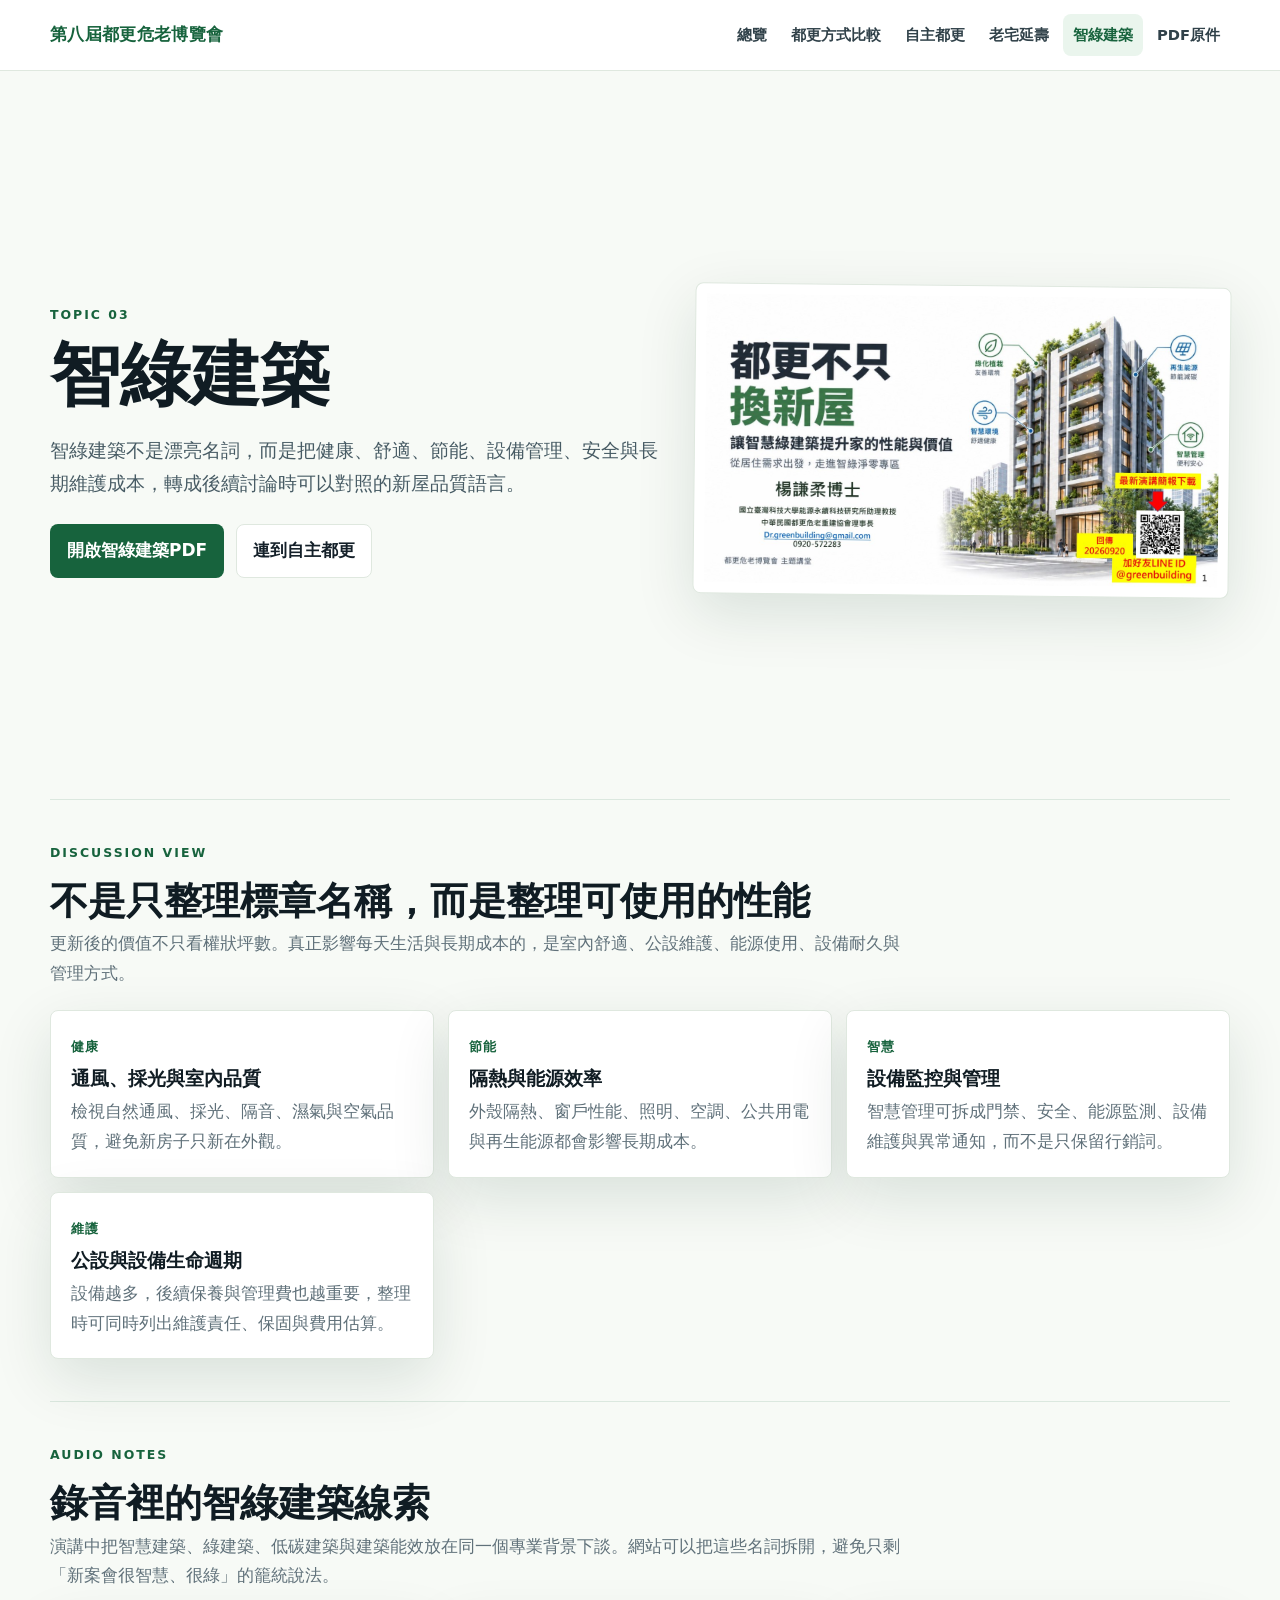
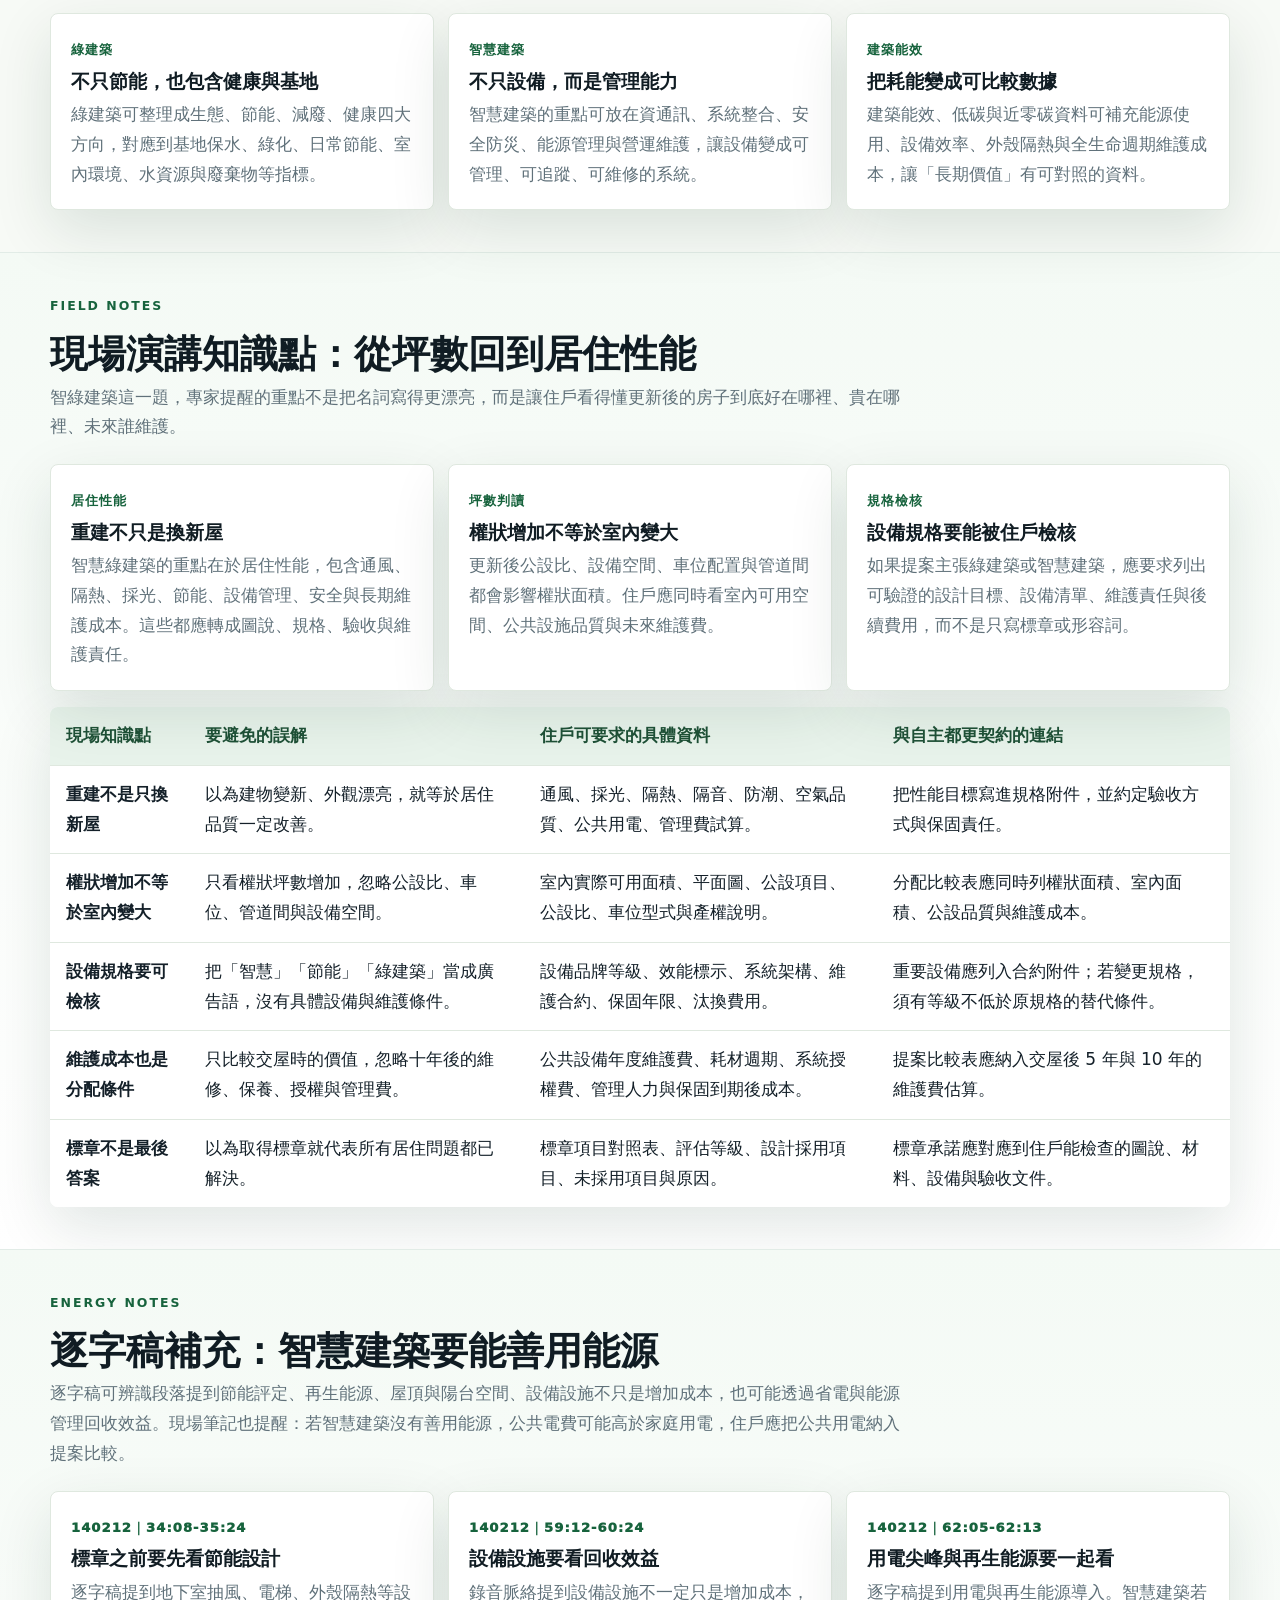
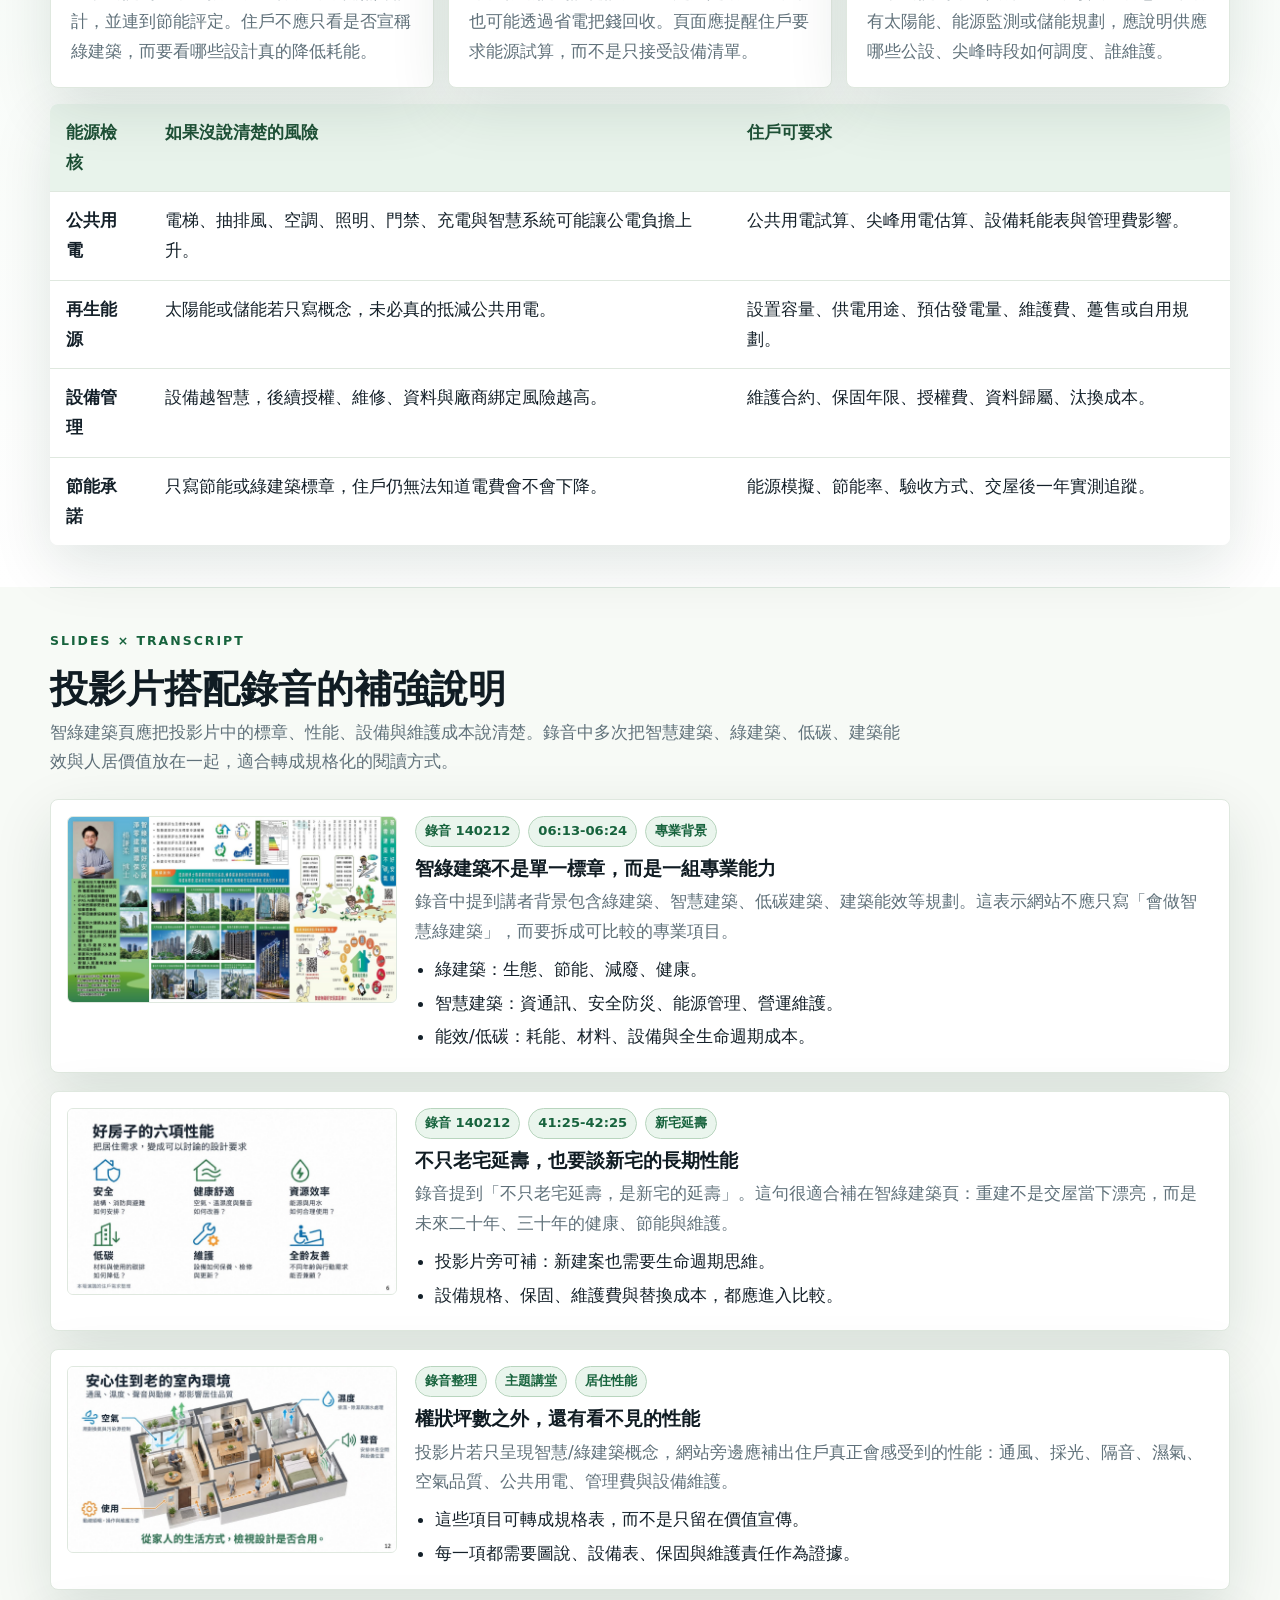
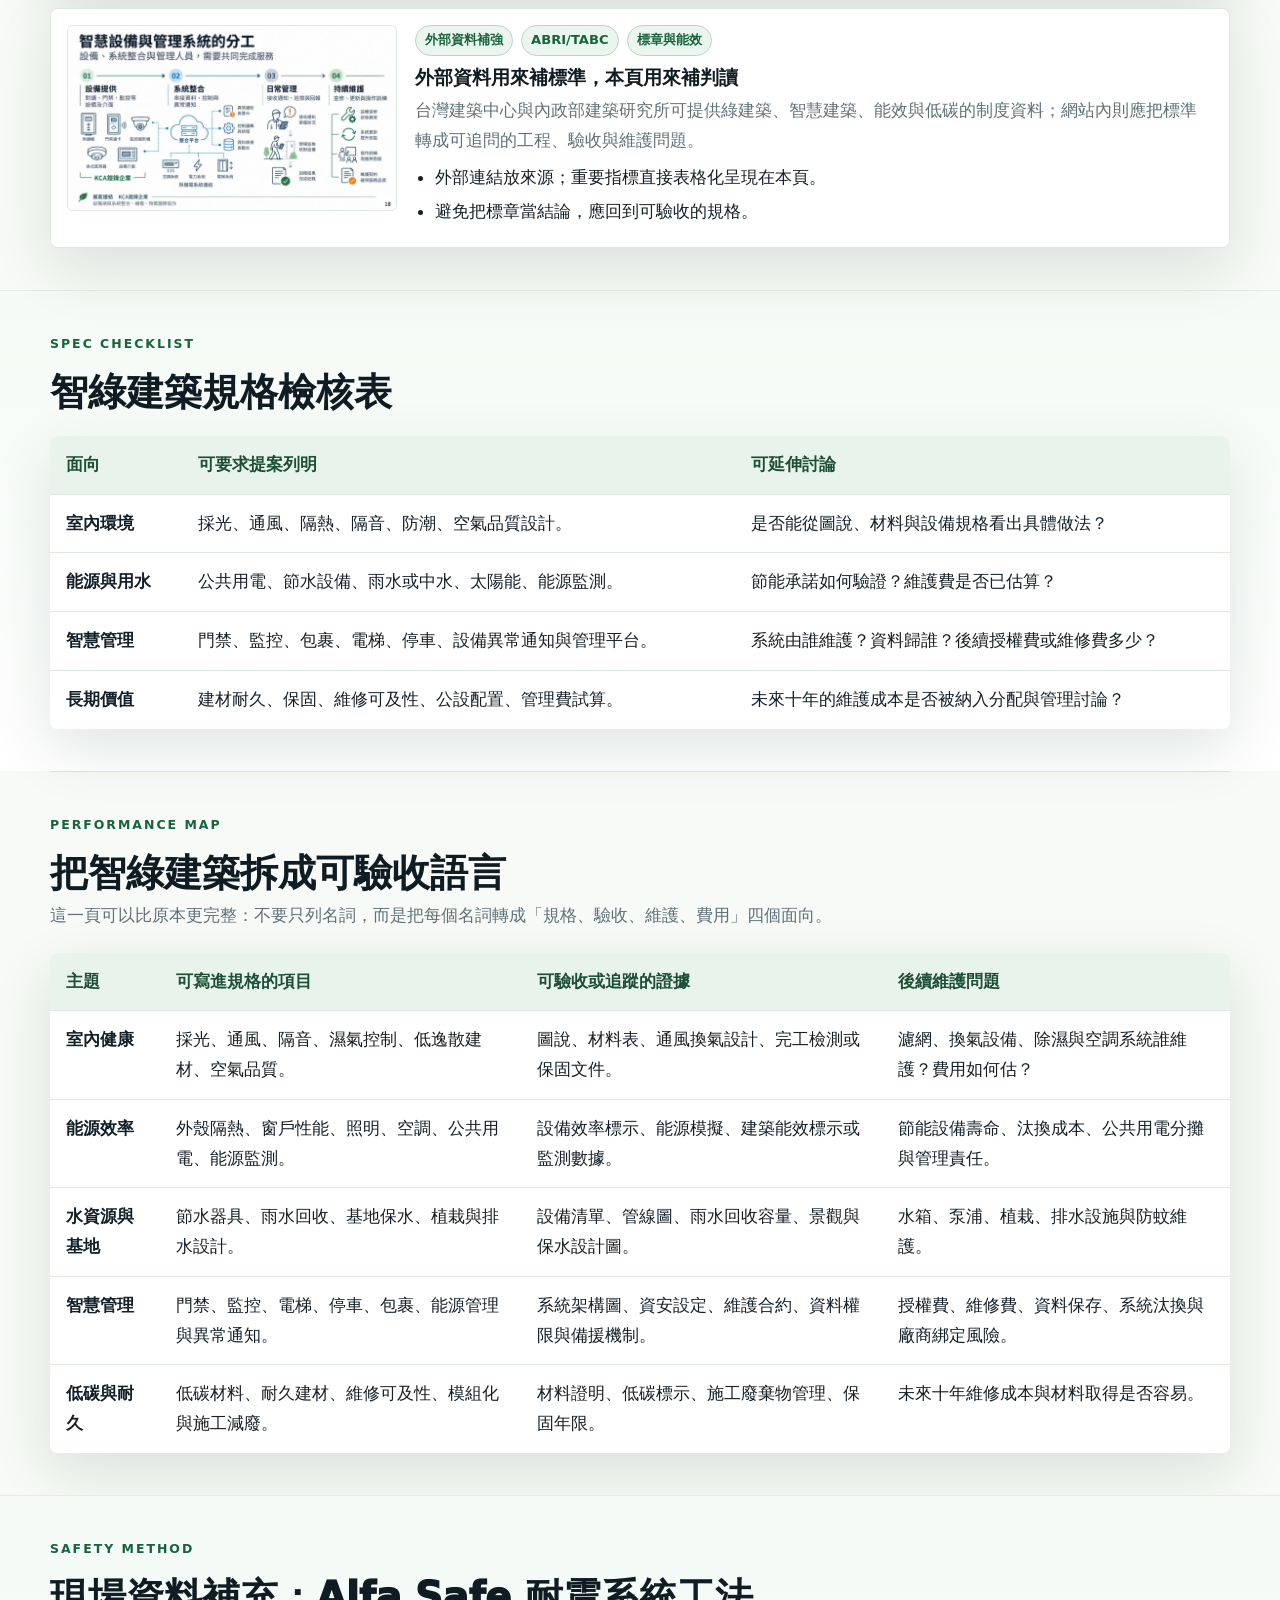
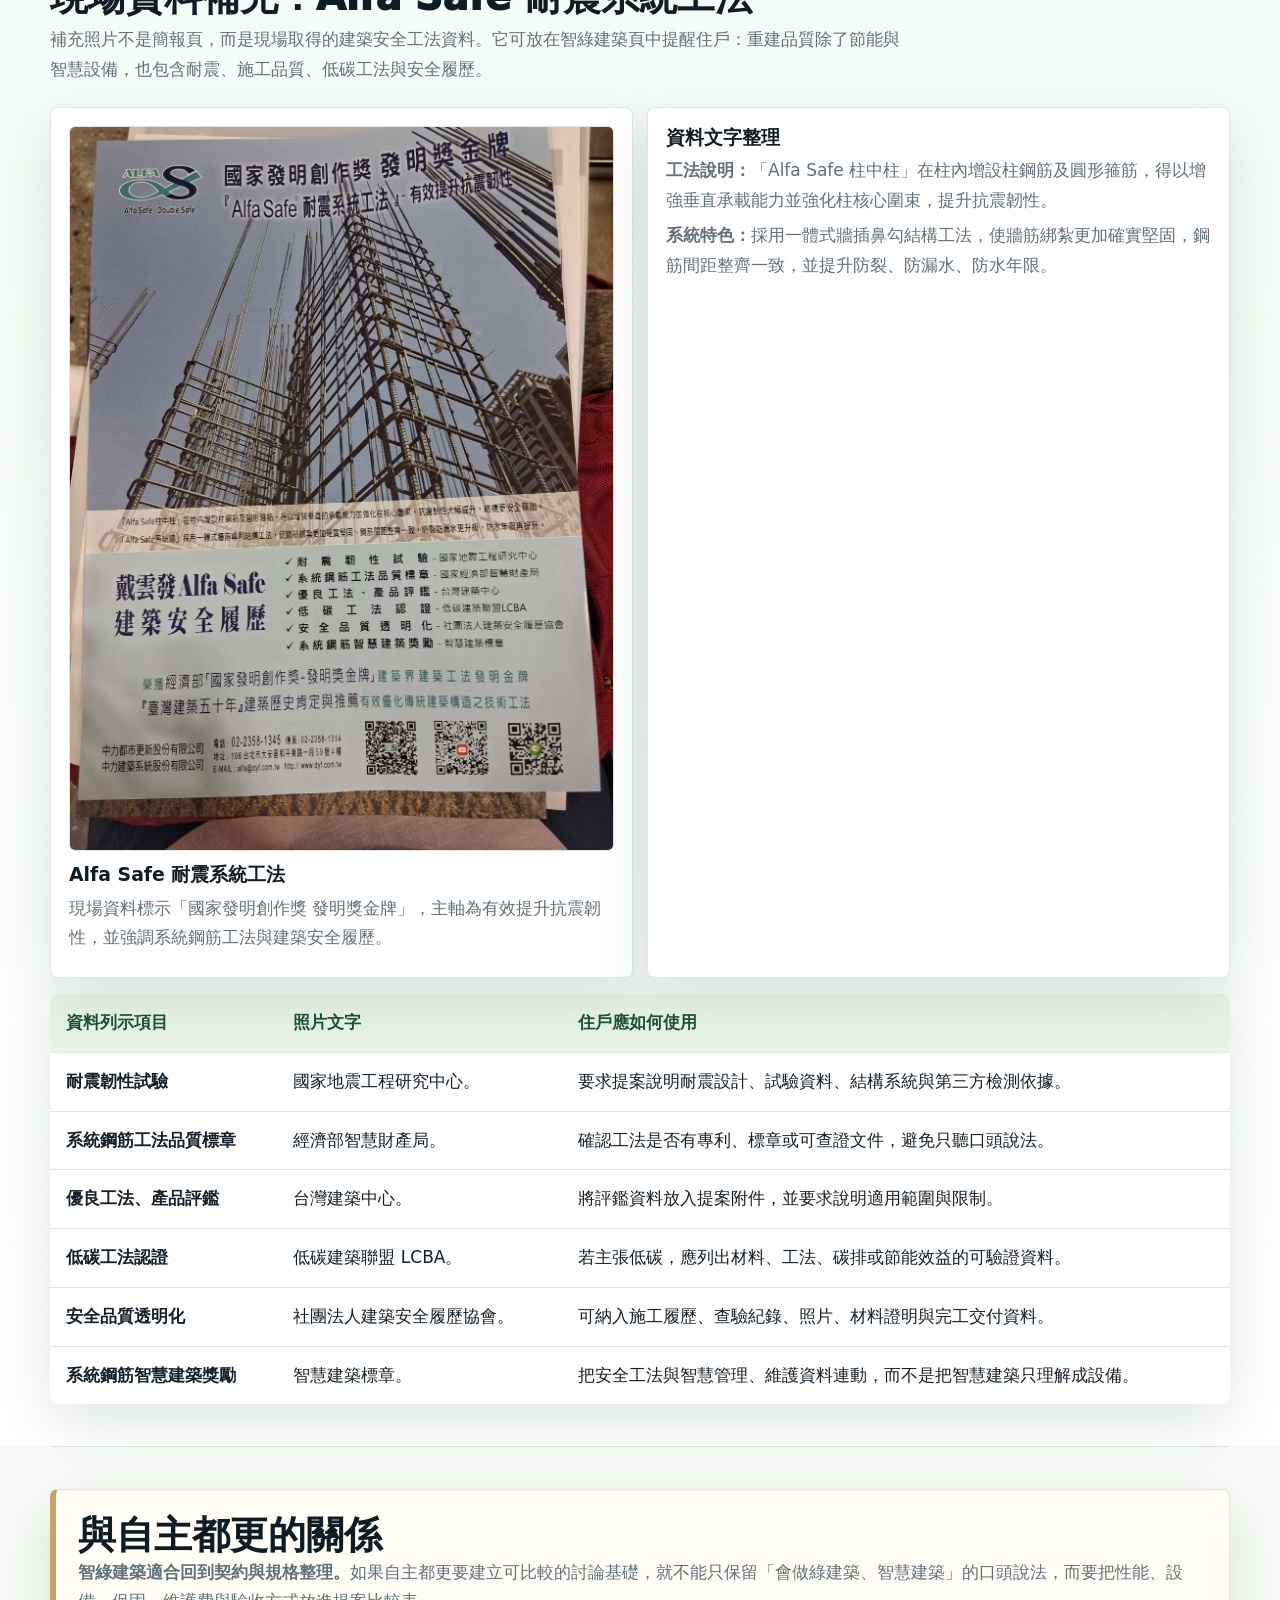
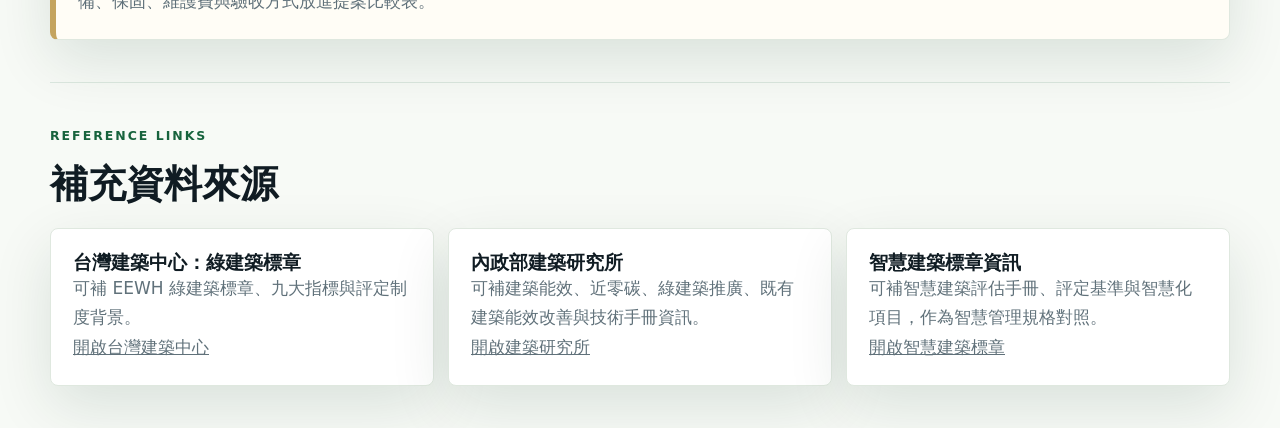
<file: smart-green.html>
<!doctype html>
<html lang="zh-Hant">
<head>
  <meta charset="utf-8">
  <meta name="viewport" content="width=device-width,initial-scale=1">
  <title>智綠建築｜第八屆都更危老博覽會</title>
  <link rel="stylesheet" href="style.css">
</head>
<body>
  <header class="site-header">
    <nav class="nav">
      <a class="brand" href="index.html">第八屆都更危老博覽會</a>
      <div class="nav-links">
        <a href="index.html">總覽</a>
        <a href="index.html#methods">都更方式比較</a>
        <a href="self-renewal.html">自主都更</a>
        <a href="old-house.html">老宅延壽</a>
        <a class="active" href="smart-green.html">智綠建築</a>
        <a href="index.html#pdfs">PDF原件</a>
      </div>
    </nav>
  </header>

  <main id="top">
    <section class="topic-hero green-hero">
      <div class="topic-copy">
        <p class="eyebrow">Topic 03</p>
        <h1>智綠建築</h1>
        <p class="lead">智綠建築不是漂亮名詞，而是把健康、舒適、節能、設備管理、安全與長期維護成本，轉成後續討論時可以對照的新屋品質語言。</p>
        <div class="hero-actions">
          <a class="btn primary" href="assets/pdf/yang-keynote-smart-green.pdf" target="_blank" rel="noopener">開啟智綠建築PDF</a>
          <a class="btn ghost" href="self-renewal.html">連到自主都更</a>
        </div>
      </div>
      <img class="topic-visual" src="assets/slides/green/page-01.jpg" alt="智慧綠建築簡報封面">
    </section>

    <section class="section">
      <div class="section-head">
        <p class="eyebrow">Discussion View</p>
        <h2>不是只整理標章名稱，而是整理可使用的性能</h2>
        <p>更新後的價值不只看權狀坪數。真正影響每天生活與長期成本的，是室內舒適、公設維護、能源使用、設備耐久與管理方式。</p>
      </div>
      <div class="topic-grid">
        <article class="info-card"><span>健康</span><h3>通風、採光與室內品質</h3><p>檢視自然通風、採光、隔音、濕氣與空氣品質，避免新房子只新在外觀。</p></article>
        <article class="info-card"><span>節能</span><h3>隔熱與能源效率</h3><p>外殼隔熱、窗戶性能、照明、空調、公共用電與再生能源都會影響長期成本。</p></article>
        <article class="info-card"><span>智慧</span><h3>設備監控與管理</h3><p>智慧管理可拆成門禁、安全、能源監測、設備維護與異常通知，而不是只保留行銷詞。</p></article>
        <article class="info-card"><span>維護</span><h3>公設與設備生命週期</h3><p>設備越多，後續保養與管理費也越重要，整理時可同時列出維護責任、保固與費用估算。</p></article>
      </div>
    </section>

    <section class="section">
      <div class="section-head">
        <p class="eyebrow">Audio Notes</p>
        <h2>錄音裡的智綠建築線索</h2>
        <p>演講中把智慧建築、綠建築、低碳建築與建築能效放在同一個專業背景下談。網站可以把這些名詞拆開，避免只剩「新案會很智慧、很綠」的籠統說法。</p>
      </div>
      <div class="topic-grid">
        <article class="info-card">
          <span>綠建築</span>
          <h3>不只節能，也包含健康與基地</h3>
          <p>綠建築可整理成生態、節能、減廢、健康四大方向，對應到基地保水、綠化、日常節能、室內環境、水資源與廢棄物等指標。</p>
        </article>
        <article class="info-card">
          <span>智慧建築</span>
          <h3>不只設備，而是管理能力</h3>
          <p>智慧建築的重點可放在資通訊、系統整合、安全防災、能源管理與營運維護，讓設備變成可管理、可追蹤、可維修的系統。</p>
        </article>
        <article class="info-card">
          <span>建築能效</span>
          <h3>把耗能變成可比較數據</h3>
          <p>建築能效、低碳與近零碳資料可補充能源使用、設備效率、外殼隔熱與全生命週期維護成本，讓「長期價值」有可對照的資料。</p>
        </article>
      </div>
    </section>

    <section class="section board">
      <div class="section-head">
        <p class="eyebrow">Field Notes</p>
        <h2>現場演講知識點：從坪數回到居住性能</h2>
        <p>智綠建築這一題，專家提醒的重點不是把名詞寫得更漂亮，而是讓住戶看得懂更新後的房子到底好在哪裡、貴在哪裡、未來誰維護。</p>
      </div>
      <div class="topic-grid">
        <article class="info-card">
          <span>居住性能</span>
          <h3>重建不只是換新屋</h3>
          <p>智慧綠建築的重點在於居住性能，包含通風、隔熱、採光、節能、設備管理、安全與長期維護成本。這些都應轉成圖說、規格、驗收與維護責任。</p>
        </article>
        <article class="info-card">
          <span>坪數判讀</span>
          <h3>權狀增加不等於室內變大</h3>
          <p>更新後公設比、設備空間、車位配置與管道間都會影響權狀面積。住戶應同時看室內可用空間、公共設施品質與未來維護費。</p>
        </article>
        <article class="info-card">
          <span>規格檢核</span>
          <h3>設備規格要能被住戶檢核</h3>
          <p>如果提案主張綠建築或智慧建築，應要求列出可驗證的設計目標、設備清單、維護責任與後續費用，而不是只寫標章或形容詞。</p>
        </article>
      </div>
      <div class="table-wrap" style="margin-top:16px">
        <table>
          <thead>
            <tr>
              <th>現場知識點</th>
              <th>要避免的誤解</th>
              <th>住戶可要求的具體資料</th>
              <th>與自主都更契約的連結</th>
            </tr>
          </thead>
          <tbody>
            <tr>
              <td><b>重建不是只換新屋</b></td>
              <td>以為建物變新、外觀漂亮，就等於居住品質一定改善。</td>
              <td>通風、採光、隔熱、隔音、防潮、空氣品質、公共用電、管理費試算。</td>
              <td>把性能目標寫進規格附件，並約定驗收方式與保固責任。</td>
            </tr>
            <tr>
              <td><b>權狀增加不等於室內變大</b></td>
              <td>只看權狀坪數增加，忽略公設比、車位、管道間與設備空間。</td>
              <td>室內實際可用面積、平面圖、公設項目、公設比、車位型式與產權說明。</td>
              <td>分配比較表應同時列權狀面積、室內面積、公設品質與維護成本。</td>
            </tr>
            <tr>
              <td><b>設備規格要可檢核</b></td>
              <td>把「智慧」「節能」「綠建築」當成廣告語，沒有具體設備與維護條件。</td>
              <td>設備品牌等級、效能標示、系統架構、維護合約、保固年限、汰換費用。</td>
              <td>重要設備應列入合約附件；若變更規格，須有等級不低於原規格的替代條件。</td>
            </tr>
            <tr>
              <td><b>維護成本也是分配條件</b></td>
              <td>只比較交屋時的價值，忽略十年後的維修、保養、授權與管理費。</td>
              <td>公共設備年度維護費、耗材週期、系統授權費、管理人力與保固到期後成本。</td>
              <td>提案比較表應納入交屋後 5 年與 10 年的維護費估算。</td>
            </tr>
            <tr>
              <td><b>標章不是最後答案</b></td>
              <td>以為取得標章就代表所有居住問題都已解決。</td>
              <td>標章項目對照表、評估等級、設計採用項目、未採用項目與原因。</td>
              <td>標章承諾應對應到住戶能檢查的圖說、材料、設備與驗收文件。</td>
            </tr>
          </tbody>
        </table>
      </div>
    </section>

    <section class="section board">
      <div class="section-head">
        <p class="eyebrow">Energy Notes</p>
        <h2>逐字稿補充：智慧建築要能善用能源</h2>
        <p>逐字稿可辨識段落提到節能評定、再生能源、屋頂與陽台空間、設備設施不只是增加成本，也可能透過省電與能源管理回收效益。現場筆記也提醒：若智慧建築沒有善用能源，公共電費可能高於家庭用電，住戶應把公共用電納入提案比較。</p>
      </div>
      <div class="topic-grid">
        <article class="info-card">
          <span>140212｜34:08-35:24</span>
          <h3>標章之前要先看節能設計</h3>
          <p>逐字稿提到地下室抽風、電梯、外殼隔熱等設計，並連到節能評定。住戶不應只看是否宣稱綠建築，而要看哪些設計真的降低耗能。</p>
        </article>
        <article class="info-card">
          <span>140212｜59:12-60:24</span>
          <h3>設備設施要看回收效益</h3>
          <p>錄音脈絡提到設備設施不一定只是增加成本，也可能透過省電把錢回收。頁面應提醒住戶要求能源試算，而不是只接受設備清單。</p>
        </article>
        <article class="info-card">
          <span>140212｜62:05-62:13</span>
          <h3>用電尖峰與再生能源要一起看</h3>
          <p>逐字稿提到用電與再生能源導入。智慧建築若有太陽能、能源監測或儲能規劃，應說明供應哪些公設、尖峰時段如何調度、誰維護。</p>
        </article>
      </div>
      <div class="table-wrap" style="margin-top:16px">
        <table>
          <thead>
            <tr>
              <th>能源檢核</th>
              <th>如果沒說清楚的風險</th>
              <th>住戶可要求</th>
            </tr>
          </thead>
          <tbody>
            <tr>
              <td><b>公共用電</b></td>
              <td>電梯、抽排風、空調、照明、門禁、充電與智慧系統可能讓公電負擔上升。</td>
              <td>公共用電試算、尖峰用電估算、設備耗能表與管理費影響。</td>
            </tr>
            <tr>
              <td><b>再生能源</b></td>
              <td>太陽能或儲能若只寫概念，未必真的抵減公共用電。</td>
              <td>設置容量、供電用途、預估發電量、維護費、躉售或自用規劃。</td>
            </tr>
            <tr>
              <td><b>設備管理</b></td>
              <td>設備越智慧，後續授權、維修、資料與廠商綁定風險越高。</td>
              <td>維護合約、保固年限、授權費、資料歸屬、汰換成本。</td>
            </tr>
            <tr>
              <td><b>節能承諾</b></td>
              <td>只寫節能或綠建築標章，住戶仍無法知道電費會不會下降。</td>
              <td>能源模擬、節能率、驗收方式、交屋後一年實測追蹤。</td>
            </tr>
          </tbody>
        </table>
      </div>
    </section>

    <section class="section">
      <div class="section-head">
        <p class="eyebrow">Slides × Transcript</p>
        <h2>投影片搭配錄音的補強說明</h2>
        <p>智綠建築頁應把投影片中的標章、性能、設備與維護成本說清楚。錄音中多次把智慧建築、綠建築、低碳、建築能效與人居價值放在一起，適合轉成規格化的閱讀方式。</p>
      </div>
      <div class="slide-note-grid">
        <article class="slide-note-card">
          <img src="assets/slides/green/page-02.jpg" alt="講者專業背景投影片">
          <div class="slide-note-body">
            <div class="slide-note-meta"><span>錄音 140212</span><span>06:13-06:24</span><span>專業背景</span></div>
            <h3>智綠建築不是單一標章，而是一組專業能力</h3>
            <p>錄音中提到講者背景包含綠建築、智慧建築、低碳建築、建築能效等規劃。這表示網站不應只寫「會做智慧綠建築」，而要拆成可比較的專業項目。</p>
            <ul>
              <li>綠建築：生態、節能、減廢、健康。</li>
              <li>智慧建築：資通訊、安全防災、能源管理、營運維護。</li>
              <li>能效/低碳：耗能、材料、設備與全生命週期成本。</li>
            </ul>
          </div>
        </article>
        <article class="slide-note-card">
          <img src="assets/slides/green/page-06.jpg" alt="智慧綠建築價值投影片">
          <div class="slide-note-body">
            <div class="slide-note-meta"><span>錄音 140212</span><span>41:25-42:25</span><span>新宅延壽</span></div>
            <h3>不只老宅延壽，也要談新宅的長期性能</h3>
            <p>錄音提到「不只老宅延壽，是新宅的延壽」。這句很適合補在智綠建築頁：重建不是交屋當下漂亮，而是未來二十年、三十年的健康、節能與維護。</p>
            <ul>
              <li>投影片旁可補：新建案也需要生命週期思維。</li>
              <li>設備規格、保固、維護費與替換成本，都應進入比較。</li>
            </ul>
          </div>
        </article>
        <article class="slide-note-card">
          <img src="assets/slides/green/page-12.jpg" alt="居住性能投影片">
          <div class="slide-note-body">
            <div class="slide-note-meta"><span>錄音整理</span><span>主題講堂</span><span>居住性能</span></div>
            <h3>權狀坪數之外，還有看不見的性能</h3>
            <p>投影片若只呈現智慧/綠建築概念，網站旁邊應補出住戶真正會感受到的性能：通風、採光、隔音、濕氣、空氣品質、公共用電、管理費與設備維護。</p>
            <ul>
              <li>這些項目可轉成規格表，而不是只留在價值宣傳。</li>
              <li>每一項都需要圖說、設備表、保固與維護責任作為證據。</li>
            </ul>
          </div>
        </article>
        <article class="slide-note-card">
          <img src="assets/slides/green/page-18.jpg" alt="設備與管理投影片">
          <div class="slide-note-body">
            <div class="slide-note-meta"><span>外部資料補強</span><span>ABRI/TABC</span><span>標章與能效</span></div>
            <h3>外部資料用來補標準，本頁用來補判讀</h3>
            <p>台灣建築中心與內政部建築研究所可提供綠建築、智慧建築、能效與低碳的制度資料；網站內則應把標準轉成可追問的工程、驗收與維護問題。</p>
            <ul>
              <li>外部連結放來源；重要指標直接表格化呈現在本頁。</li>
              <li>避免把標章當結論，應回到可驗收的規格。</li>
            </ul>
          </div>
        </article>
      </div>
    </section>

    <section class="section board">
      <div class="section-head">
        <p class="eyebrow">Spec Checklist</p>
        <h2>智綠建築規格檢核表</h2>
      </div>
      <div class="table-wrap">
        <table>
          <thead>
            <tr>
              <th>面向</th>
              <th>可要求提案列明</th>
              <th>可延伸討論</th>
            </tr>
          </thead>
          <tbody>
            <tr>
              <td><b>室內環境</b></td>
              <td>採光、通風、隔熱、隔音、防潮、空氣品質設計。</td>
              <td>是否能從圖說、材料與設備規格看出具體做法？</td>
            </tr>
            <tr>
              <td><b>能源與用水</b></td>
              <td>公共用電、節水設備、雨水或中水、太陽能、能源監測。</td>
              <td>節能承諾如何驗證？維護費是否已估算？</td>
            </tr>
            <tr>
              <td><b>智慧管理</b></td>
              <td>門禁、監控、包裹、電梯、停車、設備異常通知與管理平台。</td>
              <td>系統由誰維護？資料歸誰？後續授權費或維修費多少？</td>
            </tr>
            <tr>
              <td><b>長期價值</b></td>
              <td>建材耐久、保固、維修可及性、公設配置、管理費試算。</td>
              <td>未來十年的維護成本是否被納入分配與管理討論？</td>
            </tr>
          </tbody>
        </table>
      </div>
    </section>

    <section class="section">
      <div class="section-head">
        <p class="eyebrow">Performance Map</p>
        <h2>把智綠建築拆成可驗收語言</h2>
        <p>這一頁可以比原本更完整：不要只列名詞，而是把每個名詞轉成「規格、驗收、維護、費用」四個面向。</p>
      </div>
      <div class="table-wrap">
        <table>
          <thead>
            <tr>
              <th>主題</th>
              <th>可寫進規格的項目</th>
              <th>可驗收或追蹤的證據</th>
              <th>後續維護問題</th>
            </tr>
          </thead>
          <tbody>
            <tr>
              <td><b>室內健康</b></td>
              <td>採光、通風、隔音、濕氣控制、低逸散建材、空氣品質。</td>
              <td>圖說、材料表、通風換氣設計、完工檢測或保固文件。</td>
              <td>濾網、換氣設備、除濕與空調系統誰維護？費用如何估？</td>
            </tr>
            <tr>
              <td><b>能源效率</b></td>
              <td>外殼隔熱、窗戶性能、照明、空調、公共用電、能源監測。</td>
              <td>設備效率標示、能源模擬、建築能效標示或監測數據。</td>
              <td>節能設備壽命、汰換成本、公共用電分攤與管理責任。</td>
            </tr>
            <tr>
              <td><b>水資源與基地</b></td>
              <td>節水器具、雨水回收、基地保水、植栽與排水設計。</td>
              <td>設備清單、管線圖、雨水回收容量、景觀與保水設計圖。</td>
              <td>水箱、泵浦、植栽、排水設施與防蚊維護。</td>
            </tr>
            <tr>
              <td><b>智慧管理</b></td>
              <td>門禁、監控、電梯、停車、包裹、能源管理與異常通知。</td>
              <td>系統架構圖、資安設定、維護合約、資料權限與備援機制。</td>
              <td>授權費、維修費、資料保存、系統汰換與廠商綁定風險。</td>
            </tr>
            <tr>
              <td><b>低碳與耐久</b></td>
              <td>低碳材料、耐久建材、維修可及性、模組化與施工減廢。</td>
              <td>材料證明、低碳標示、施工廢棄物管理、保固年限。</td>
              <td>未來十年維修成本與材料取得是否容易。</td>
            </tr>
          </tbody>
        </table>
      </div>
    </section>

    <section class="section board">
      <div class="section-head">
        <p class="eyebrow">Safety Method</p>
        <h2>現場資料補充：Alfa Safe 耐震系統工法</h2>
        <p>補充照片不是簡報頁，而是現場取得的建築安全工法資料。它可放在智綠建築頁中提醒住戶：重建品質除了節能與智慧設備，也包含耐震、施工品質、低碳工法與安全履歷。</p>
      </div>
      <div class="evidence-grid">
        <article class="evidence-card">
          <img src="assets/field-photos/301450_0.jpg" alt="Alfa Safe 耐震系統工法現場資料">
          <h3>Alfa Safe 耐震系統工法</h3>
          <p>現場資料標示「國家發明創作獎 發明獎金牌」，主軸為有效提升抗震韌性，並強調系統鋼筋工法與建築安全履歷。</p>
        </article>
        <article class="evidence-card">
          <h3>資料文字整理</h3>
          <p><b>工法說明：</b>「Alfa Safe 柱中柱」在柱內增設柱鋼筋及圓形箍筋，得以增強垂直承載能力並強化柱核心圍束，提升抗震韌性。</p>
          <p><b>系統特色：</b>採用一體式牆插鼻勾結構工法，使牆筋綁紮更加確實堅固，鋼筋間距整齊一致，並提升防裂、防漏水、防水年限。</p>
        </article>
      </div>
      <div class="table-wrap" style="margin-top:16px">
        <table>
          <thead>
            <tr>
              <th>資料列示項目</th>
              <th>照片文字</th>
              <th>住戶應如何使用</th>
            </tr>
          </thead>
          <tbody>
            <tr>
              <td><b>耐震韌性試驗</b></td>
              <td>國家地震工程研究中心。</td>
              <td>要求提案說明耐震設計、試驗資料、結構系統與第三方檢測依據。</td>
            </tr>
            <tr>
              <td><b>系統鋼筋工法品質標章</b></td>
              <td>經濟部智慧財產局。</td>
              <td>確認工法是否有專利、標章或可查證文件，避免只聽口頭說法。</td>
            </tr>
            <tr>
              <td><b>優良工法、產品評鑑</b></td>
              <td>台灣建築中心。</td>
              <td>將評鑑資料放入提案附件，並要求說明適用範圍與限制。</td>
            </tr>
            <tr>
              <td><b>低碳工法認證</b></td>
              <td>低碳建築聯盟 LCBA。</td>
              <td>若主張低碳，應列出材料、工法、碳排或節能效益的可驗證資料。</td>
            </tr>
            <tr>
              <td><b>安全品質透明化</b></td>
              <td>社團法人建築安全履歷協會。</td>
              <td>可納入施工履歷、查驗紀錄、照片、材料證明與完工交付資料。</td>
            </tr>
            <tr>
              <td><b>系統鋼筋智慧建築獎勵</b></td>
              <td>智慧建築標章。</td>
              <td>把安全工法與智慧管理、維護資料連動，而不是把智慧建築只理解成設備。</td>
            </tr>
          </tbody>
        </table>
      </div>
    </section>

    <section class="section">
      <div class="notice">
        <h2>與自主都更的關係</h2>
        <p><strong>智綠建築適合回到契約與規格整理。</strong>如果自主都更要建立可比較的討論基礎，就不能只保留「會做綠建築、智慧建築」的口頭說法，而要把性能、設備、保固、維護費與驗收方式放進提案比較表。</p>
      </div>
    </section>

    <section class="section">
      <div class="section-head">
        <p class="eyebrow">Reference Links</p>
        <h2>補充資料來源</h2>
      </div>
      <div class="source-grid">
        <article class="source-card">
          <h3>台灣建築中心：綠建築標章</h3>
          <p>可補 EEWH 綠建築標章、九大指標與評定制度背景。</p>
          <p><a href="https://www.tabc.org.tw/" target="_blank" rel="noopener">開啟台灣建築中心</a></p>
        </article>
        <article class="source-card">
          <h3>內政部建築研究所</h3>
          <p>可補建築能效、近零碳、綠建築推廣、既有建築能效改善與技術手冊資訊。</p>
          <p><a href="https://www.abri.gov.tw/" target="_blank" rel="noopener">開啟建築研究所</a></p>
        </article>
        <article class="source-card">
          <h3>智慧建築標章資訊</h3>
          <p>可補智慧建築評估手冊、評定基準與智慧化項目，作為智慧管理規格對照。</p>
          <p><a href="https://ib.tabc.org.tw/" target="_blank" rel="noopener">開啟智慧建築標章</a></p>
        </article>
      </div>
    </section>
  </main>

  <button class="top-button" id="topButton" aria-label="回到頂端">↑</button>
  <script src="app.js"></script>
</body>
</html>
</file>
<file: style.css>
:root{
  --ink:#142029;
  --muted:#60717a;
  --line:#dfe8df;
  --paper:#f7faf6;
  --card:#ffffff;
  --green:#17633d;
  --green-2:#eaf5ed;
  --blue:#126782;
  --gold:#c4a45f;
  --shadow:0 20px 60px rgba(12,47,30,.12);
}
*{box-sizing:border-box}
html{scroll-behavior:smooth}
body{margin:0;background:var(--paper);color:var(--ink);font-family:"Noto Sans TC","Microsoft JhengHei",system-ui,sans-serif;line-height:1.75;font-size:17px;overflow-x:hidden}
a{color:inherit}
.site-header{position:sticky;top:0;z-index:20;background:rgba(255,255,255,.92);backdrop-filter:blur(16px);border-bottom:1px solid var(--line)}
.nav{width:min(1180px,calc(100% - 32px));margin:auto;display:flex;align-items:center;justify-content:space-between;gap:16px;padding:14px 0}
.brand{text-decoration:none;font-weight:900;color:var(--green);letter-spacing:.02em}
.nav-links{display:flex;gap:4px;flex-wrap:wrap;justify-content:flex-end;min-width:0}
.nav-links a{text-decoration:none;white-space:nowrap;padding:8px 10px;border-radius:8px;color:#304149;font-weight:800;font-size:.92rem}
.nav-links a:hover,.nav-links a.active{background:var(--green-2);color:var(--green)}
main{width:min(1180px,calc(100% - 32px));margin:auto}
.hero{min-height:calc(100vh - 64px);display:grid;grid-template-columns:minmax(0,1fr) minmax(280px,.9fr);gap:34px;align-items:center;padding:54px 0 44px}
.hero-copy,.hero-panel{min-width:0}
.eyebrow{text-transform:uppercase;letter-spacing:.16em;color:var(--green);font-weight:900;font-size:.78rem;margin:0 0 8px}
h1,h2,h3{line-height:1.18;margin:0;color:#101c23}
h1{font-size:clamp(2.35rem,5.5vw,5.2rem);letter-spacing:0;font-weight:950}
h2{font-size:clamp(1.65rem,3vw,2.45rem);font-weight:950}
h3{font-size:1.18rem}
.lead{font-size:1.16rem;color:#475b64;max-width:760px}
.hero-actions,.pdf-actions{display:flex;gap:12px;flex-wrap:wrap;margin-top:24px}
.btn{display:inline-flex;align-items:center;justify-content:center;text-decoration:none;border-radius:8px;padding:11px 16px;font-weight:900;border:1px solid transparent}
.btn.primary{background:var(--green);color:white}
.btn.ghost{background:white;color:var(--ink);border-color:var(--line)}
.hero-panel{background:white;border:1px solid var(--line);border-radius:8px;box-shadow:var(--shadow);padding:12px;transform:rotate(1deg)}
.hero-panel img{display:block;width:100%;height:auto;border-radius:4px}
.section{padding:42px 0;border-top:1px solid rgba(23,99,61,.12)}
.section-head{display:grid;gap:6px;margin-bottom:22px}
.section-head p:not(.eyebrow){margin:0;color:var(--muted);max-width:850px}
.metric-grid,.talk-grid,.source-grid{display:grid;grid-template-columns:repeat(4,minmax(0,1fr));gap:14px}
.metric,.source-card,.talk-card,.status-card,.notice{background:var(--card);border:1px solid var(--line);border-radius:8px;padding:22px;box-shadow:var(--shadow)}
.metric span{color:var(--muted);font-weight:800}
.metric strong{display:block;font-size:2.45rem;line-height:1;color:var(--green);margin:8px 0}
.metric p,.source-card p,.notice p{margin:0;color:var(--muted)}
.notice{border-left:6px solid var(--gold);background:#fffdf6}
.theme-grid{display:grid;grid-template-columns:repeat(3,minmax(0,1fr));gap:16px}
.theme-card{display:grid;grid-template-rows:auto auto auto 1fr;gap:10px;text-decoration:none;background:white;border:1px solid var(--line);border-radius:8px;padding:14px;box-shadow:var(--shadow);transition:.18s ease}
.theme-card:hover{transform:translateY(-3px);border-color:#b8d5be}
.theme-card img{display:block;width:100%;aspect-ratio:16/10;object-fit:cover;border-radius:6px}
.theme-card span,.info-card span{color:var(--green);font-size:.82rem;font-weight:950;text-transform:uppercase;letter-spacing:.08em}
.theme-card p{margin:0;color:var(--muted)}
.theme-card.featured{border-top:6px solid var(--gold);padding-top:9px}
.topic-hero{min-height:calc(88vh - 64px);display:grid;grid-template-columns:minmax(0,1fr) minmax(280px,.88fr);gap:34px;align-items:center;padding:52px 0 40px}
.topic-copy{min-width:0}
.topic-visual{display:block;width:100%;border-radius:8px;border:1px solid var(--line);box-shadow:var(--shadow);background:white;padding:10px;transform:rotate(1deg)}
.old-house-hero .topic-visual{transform:rotate(-1deg)}
.green-hero .topic-visual{transform:rotate(.6deg)}
.topic-grid{display:grid;grid-template-columns:repeat(3,minmax(0,1fr));gap:14px}
.six-grid{grid-template-columns:repeat(3,minmax(0,1fr))}
.info-card{background:white;border:1px solid var(--line);border-radius:8px;padding:20px;box-shadow:var(--shadow)}
.info-card h3{margin-top:6px}
.info-card p{margin:8px 0 0;color:var(--muted)}
.timeline{display:grid;grid-template-columns:repeat(4,minmax(0,1fr));gap:12px}
.timeline article{background:white;border:1px solid var(--line);border-radius:8px;padding:16px;box-shadow:var(--shadow)}
.timeline b{color:var(--green)}
.timeline p{margin:8px 0 0;color:var(--muted)}
.checklist{display:grid;gap:10px}
.checklist label{display:grid;grid-template-columns:24px 1fr;gap:10px;align-items:start;background:white;border:1px solid var(--line);border-radius:8px;padding:14px 16px;box-shadow:var(--shadow);font-weight:800}
.checklist input{width:18px;height:18px;margin-top:5px;accent-color:var(--green)}
.slide-note-grid{display:grid;gap:18px}
.slide-note-card{display:grid;grid-template-columns:330px minmax(0,1fr);gap:18px;background:white;border:1px solid var(--line);border-radius:8px;padding:16px;box-shadow:var(--shadow)}
.slide-note-card img{display:block;width:100%;border-radius:6px;border:1px solid var(--line);background:#0f171a;cursor:zoom-in}
.slide-note-body{min-width:0}
.slide-note-meta{display:flex;gap:8px;flex-wrap:wrap;margin:0 0 10px}
.slide-note-meta span{display:inline-flex;align-items:center;border:1px solid #b8d5be;background:var(--green-2);color:var(--green);border-radius:999px;padding:3px 9px;font-size:.82rem;font-weight:900}
.slide-note-body p{margin:8px 0;color:var(--muted)}
.slide-note-body ul{margin:8px 0 0;padding-left:20px}
.slide-note-body li{margin:4px 0}
.material-list{display:grid;gap:12px}
.material-card{background:white;border:1px solid var(--line);border-left:5px solid var(--gold);border-radius:8px;padding:16px 18px;box-shadow:var(--shadow)}
.material-card h3{margin-bottom:8px}
.material-card p{margin:6px 0;color:var(--muted)}
.feature-band{display:grid;grid-template-columns:minmax(0,1.05fr) minmax(280px,.95fr);gap:18px;align-items:stretch}
.feature-panel{background:white;border:1px solid var(--line);border-radius:8px;padding:22px;box-shadow:var(--shadow)}
.feature-panel p{color:var(--muted);margin:8px 0 0}
.update-stack{display:grid;gap:10px}
.update-item{display:grid;grid-template-columns:92px 1fr;gap:12px;align-items:start;background:#f7fbf8;border:1px solid var(--line);border-radius:8px;padding:12px}
.update-date{font-weight:950;color:white;background:var(--green);border-radius:6px;padding:6px 8px;text-align:center;font-variant-numeric:tabular-nums}
.update-item h3{font-size:1rem;margin:0}
.update-item p{margin:4px 0 0;color:var(--muted)}
.visual-flow{display:grid;gap:10px}
.flow-row{display:grid;grid-template-columns:1fr 40px 1fr 40px 1fr;gap:8px;align-items:center}
.flow-node{background:#fff;border:1px solid var(--line);border-top:5px solid var(--green);border-radius:8px;padding:14px;min-height:110px;box-shadow:var(--shadow)}
.flow-node b{display:block;color:#101c23;margin-bottom:6px}
.flow-node span{color:var(--muted);font-size:.95rem}
.flow-arrow{font-weight:950;color:var(--green);text-align:center;font-size:1.6rem}
.role-map{display:grid;grid-template-columns:repeat(3,minmax(0,1fr));gap:12px}
.role-card{position:relative;background:white;border:1px solid var(--line);border-radius:8px;padding:18px;box-shadow:var(--shadow)}
.role-card:before{content:"";position:absolute;left:0;top:0;bottom:0;width:6px;background:var(--green);border-radius:8px 0 0 8px}
.role-card h3{margin-left:4px}
.role-card p{color:var(--muted);margin:8px 0 0}
.evidence-grid{display:grid;grid-template-columns:repeat(2,minmax(0,1fr));gap:14px}
.evidence-card{background:white;border:1px solid var(--line);border-radius:8px;padding:18px;box-shadow:var(--shadow)}
.evidence-card img{display:block;width:100%;border-radius:6px;border:1px solid var(--line);margin-bottom:12px;cursor:zoom-in}
.evidence-card h3{margin-bottom:8px}
.evidence-card p{color:var(--muted);margin:6px 0}
.curriculum{background:#fff;margin-left:calc((100vw - min(1180px,calc(100vw - 32px)))/-2);margin-right:calc((100vw - min(1180px,calc(100vw - 32px)))/-2);padding-left:calc((100vw - min(1180px,calc(100vw - 32px)))/2);padding-right:calc((100vw - min(1180px,calc(100vw - 32px)))/2)}
.path-steps{display:grid;gap:18px}
.lesson-card{display:grid;grid-template-columns:300px minmax(0,1fr);gap:20px;background:var(--card);border:1px solid var(--line);border-radius:8px;padding:18px;box-shadow:var(--shadow)}
.lesson-media{background:#101c23;border-radius:8px;padding:8px;align-self:start}
.lesson-media img{display:block;width:100%;border-radius:4px}
.lesson-body{min-width:0}
.lesson-topline{display:flex;align-items:center;gap:10px;color:var(--green);font-weight:900;margin-bottom:8px}
.lesson-topline span{width:38px;height:38px;border-radius:50%;display:grid;place-items:center;background:var(--green);color:white}
.pdf-ref{margin:8px 0 14px;color:var(--blue);font-weight:900}
.lesson-block{background:#f7fbf8;border:1px solid var(--line);border-radius:8px;padding:12px;margin-bottom:12px}
.lesson-block p{margin:6px 0 0}
.lesson-columns{display:grid;grid-template-columns:repeat(2,minmax(0,1fr));gap:12px}
.lesson-columns>div{border-left:4px solid var(--gold);padding:10px 12px;background:#fffdf6;border-radius:6px}
.lesson-columns ul{margin:8px 0 0;padding-left:20px}
.lesson-columns li{margin:4px 0}
.talk-grid{grid-template-columns:repeat(2,minmax(0,1fr))}
.talk-card{overflow:hidden;padding:0}
.talk-cover{display:block;width:100%;aspect-ratio:16/9;object-fit:cover;border-bottom:1px solid var(--line)}
.talk-content{padding:22px}
.pill-row{display:flex;flex-wrap:wrap;gap:8px;margin:12px 0}
.pill{border:1px solid #b8d5be;background:var(--green-2);color:var(--green);border-radius:999px;padding:4px 10px;font-size:.84rem;font-weight:900}
.insight-list{display:grid;gap:10px;margin-top:16px}
.insight{display:grid;grid-template-columns:34px 1fr;gap:10px;align-items:start;background:#f7fbf8;border:1px solid var(--line);border-radius:8px;padding:12px}
.insight b{color:var(--green)}
.insight span:first-child{width:28px;height:28px;border-radius:50%;background:var(--green);color:white;display:grid;place-items:center;font-weight:900}
.slides-strip{display:flex;gap:10px;overflow:auto;margin-top:18px;padding-bottom:8px}
.slides-strip button{border:0;background:none;padding:0;cursor:pointer}
.slides-strip img{height:82px;border-radius:6px;border:2px solid transparent}
.slides-strip button.active img{border-color:var(--gold)}
.slide-preview{margin-top:14px;background:#0f171a;border-radius:8px;padding:10px}
.slide-preview img{display:block;width:100%;height:auto;border-radius:4px;cursor:zoom-in}
.topic-visual,.hero-panel img,.lesson-media img{cursor:zoom-in}
.board{background:linear-gradient(180deg,#f4faf5,#fff);margin-left:calc((100vw - min(1180px,calc(100vw - 32px)))/-2);margin-right:calc((100vw - min(1180px,calc(100vw - 32px)))/-2);padding-left:calc((100vw - min(1180px,calc(100vw - 32px)))/2);padding-right:calc((100vw - min(1180px,calc(100vw - 32px)))/2)}
.table-wrap{overflow:auto;border-radius:8px;box-shadow:var(--shadow)}
table{width:100%;border-collapse:collapse;background:white}
th,td{padding:14px 16px;border-bottom:1px solid var(--line);text-align:left;vertical-align:top}
th{background:#e8f3eb;color:#1d4f35}
tr:last-child td{border-bottom:0}
.toolbar{display:flex;gap:10px;margin-bottom:14px;flex-wrap:wrap}
.toolbar input,.toolbar select{font:inherit;border:1px solid var(--line);background:white;border-radius:8px;padding:11px 12px}
.toolbar input{flex:1;min-width:240px}
.transcript-grid{display:grid;gap:12px}
.quote-card{background:white;border:1px solid var(--line);border-left:5px solid var(--green);border-radius:8px;padding:16px;box-shadow:var(--shadow)}
.quote-card .time{font-weight:900;color:var(--green);font-variant-numeric:tabular-nums}
.quote-card p{margin:6px 0 0}
.pdf-tabs{display:flex;gap:8px;flex-wrap:wrap;margin-bottom:12px}
.tab{font:inherit;border:1px solid var(--line);background:white;border-radius:8px;padding:10px 14px;cursor:pointer;font-weight:900}
.tab.active{background:var(--green);color:white;border-color:var(--green)}
.pdf-viewer{height:78vh;min-height:520px;border:1px solid var(--line);border-radius:8px;overflow:hidden;box-shadow:var(--shadow);background:white}
.pdf-viewer iframe{width:100%;height:100%;border:0}
.source-grid{grid-template-columns:repeat(3,minmax(0,1fr))}
.top-button{position:fixed;right:18px;bottom:18px;border:0;background:var(--green);color:white;border-radius:50%;width:44px;height:44px;font-size:1.2rem;font-weight:900;box-shadow:var(--shadow);cursor:pointer;opacity:0;pointer-events:none;transition:.2s}
.top-button.show{opacity:1;pointer-events:auto}
.lightbox{position:fixed;inset:0;z-index:100;background:rgba(10,18,22,.88);display:grid;grid-template-rows:auto 1fr;gap:10px;padding:18px;opacity:0;pointer-events:none;transition:.18s ease}
.lightbox.show{opacity:1;pointer-events:auto}
.lightbox-bar{display:flex;justify-content:space-between;align-items:center;gap:12px;color:white}
.lightbox-title{font-weight:900;overflow:hidden;text-overflow:ellipsis;white-space:nowrap}
.lightbox-close{border:1px solid rgba(255,255,255,.45);background:rgba(255,255,255,.12);color:white;border-radius:8px;padding:8px 12px;font:inherit;font-weight:900;cursor:pointer}
.lightbox-stage{min-height:0;display:grid;place-items:center}
.lightbox-stage img{max-width:100%;max-height:calc(100vh - 90px);object-fit:contain;background:white;border-radius:8px;box-shadow:0 22px 80px rgba(0,0,0,.42)}
@media(max-width:880px){
  .hero,.topic-hero{grid-template-columns:1fr;min-height:auto}
  .metric-grid,.talk-grid,.source-grid,.theme-grid,.topic-grid,.six-grid,.timeline,.feature-band,.role-map,.evidence-grid{grid-template-columns:1fr}
  .lesson-card,.lesson-columns,.slide-note-card,.flow-row{grid-template-columns:1fr}
  .flow-arrow{transform:rotate(90deg)}
  .nav{align-items:flex-start;flex-direction:column}
  .nav-links{width:100%}
  .pdf-viewer{height:62vh;min-height:420px}
}
</file>
